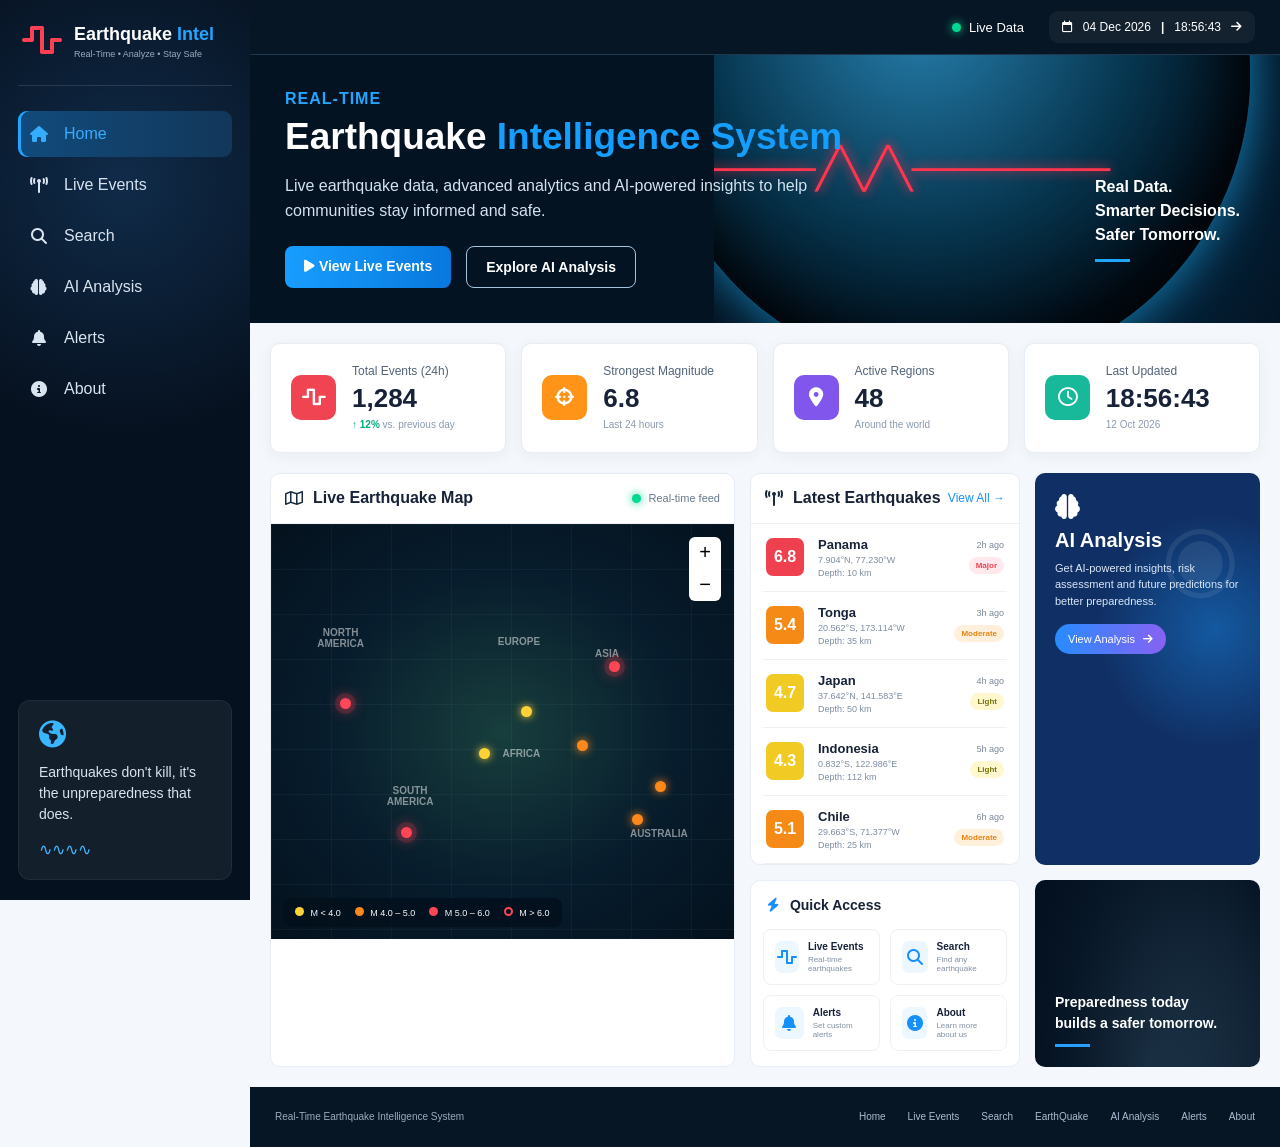
<file: frontend/index.html>
<!DOCTYPE html>
<html lang="en">
<head>
    <meta charset="UTF-8">
    <meta name="viewport" content="width=device-width, initial-scale=1.0">

    <title>Earthquake Intel | Real-Time Intelligence</title>

    <link rel="stylesheet"
          href="https://cdnjs.cloudflare.com/ajax/libs/font-awesome/6.5.2/css/all.min.css">

    <link rel="stylesheet" href="css/style.css">
</head>

<body>

<!-- ================= SIDEBAR ================= -->

<aside class="sidebar">

    <div class="brand">

        <div class="brand-icon">
            <i class="fa-solid fa-wave-square"></i>
        </div>

        <div>
            <h2>Earthquake <span>Intel</span></h2>
            <p>Real-Time • Analyze • Stay Safe</p>
        </div>

    </div>


    <nav class="sidebar-nav">

        <a href="index.html" class="nav-item active">
            <i class="fa-solid fa-house"></i>
            <span>Home</span>
        </a>

        <a href="live-events.html" class="nav-item">
            <i class="fa-solid fa-tower-broadcast"></i>
            <span>Live Events</span>
        </a>

        <a href="search.html" class="nav-item">
            <i class="fa-solid fa-magnifying-glass"></i>
            <span>Search</span>
        </a>

        <a href="ai-analysis.html" class="nav-item">
            <i class="fa-solid fa-brain"></i>
            <span>AI Analysis</span>
        </a>

        <a href="alerts.html" class="nav-item">
            <i class="fa-solid fa-bell"></i>
            <span>Alerts</span>
        </a>

        <a href="about.html" class="nav-item">
            <i class="fa-solid fa-circle-info"></i>
            <span>About</span>
        </a>

    </nav>


    <div class="sidebar-message">

        <i class="fa-solid fa-earth-americas"></i>

        <p>
            Earthquakes don't kill,
            it's the unpreparedness
            that does.
        </p>

        <div class="mountain-line">
            ∿∿∿∿
        </div>

    </div>

</aside>


<!-- ================= MAIN ================= -->

<main class="main-content">


    <!-- TOP BAR -->

    <header class="topbar">

        <div></div>

        <div class="top-status">

            <div class="live-status">
                <span></span>
                Live Data
            </div>

            <div class="date-time">
                <i class="fa-regular fa-calendar"></i>
                <span id="currentDate">12 Oct 2026</span>
                <b>|</b>
                <span id="currentTime">12:42:18</span>
                <i class="fa-solid fa-arrow-right"></i>
            </div>

        </div>

    </header>


    <!-- ================= HERO ================= -->

    <section class="hero">

        <div class="hero-content">

            <div class="hero-label">
                REAL-TIME
            </div>

            <h1>
                Earthquake
                <span>Intelligence System</span>
            </h1>

            <p>
                Live earthquake data, advanced analytics and
                AI-powered insights to help communities stay
                informed and safe.
            </p>

            <div class="hero-buttons">

                <a href="live-events.html" class="btn-primary">
                    <i class="fa-solid fa-play"></i>
                    View Live Events
                </a>

                <a href="ai-analysis.html" class="btn-outline">
                    Explore AI Analysis
                </a>

            </div>

        </div>


        <div class="hero-image">

            <div class="hero-earth"></div>

            <div class="hero-wave">
                ────────╱╲╱╲───────
            </div>

            <div class="hero-text">
                <strong>Real Data.</strong>
                <strong>Smarter Decisions.</strong>
                <strong>Safer Tomorrow.</strong>

                <div></div>
            </div>

        </div>

    </section>


    <!-- ================= STAT CARDS ================= -->

    <section class="stats-grid">

        <div class="stat-card">

            <div class="stat-icon red">
                <i class="fa-solid fa-wave-square"></i>
            </div>

            <div>
                <p>Total Events (24h)</p>

                <h2 id="totalEvents">
                    1,284
                </h2>

                <small class="positive">
                    ↑ 12%
                </small>

                <small>
                    vs. previous day
                </small>
            </div>

        </div>


        <div class="stat-card">

            <div class="stat-icon orange">
                <i class="fa-solid fa-crosshairs"></i>
            </div>

            <div>
                <p>Strongest Magnitude</p>

                <h2 id="strongestMagnitude">
                    6.8
                </h2>

                <small>
                    Last 24 hours
                </small>
            </div>

        </div>


        <div class="stat-card">

            <div class="stat-icon purple">
                <i class="fa-solid fa-location-dot"></i>
            </div>

            <div>
                <p>Active Regions</p>

                <h2 id="activeRegions">
                    48
                </h2>

                <small>
                    Around the world
                </small>
            </div>

        </div>


        <div class="stat-card">

            <div class="stat-icon green">
                <i class="fa-regular fa-clock"></i>
            </div>

            <div>
                <p>Last Updated</p>

                <h2 id="lastUpdated">
                    12:42:18
                </h2>

                <small>
                    12 Oct 2026
                </small>
            </div>

        </div>

    </section>


    <!-- ================= MAIN GRID ================= -->

    <section class="dashboard-grid">


        <!-- MAP -->

        <div class="map-card">

            <div class="card-header">

                <div>
                    <i class="fa-regular fa-map"></i>
                    <strong>Live Earthquake Map</strong>
                </div>

                <div class="map-status">
                    <span></span>
                    Real-time feed
                </div>

            </div>


            <div class="map-container">

                <div class="world-map">

                    <div class="map-grid"></div>

                    <div class="continent north-america">
                        NORTH<br>AMERICA
                    </div>

                    <div class="continent south-america">
                        SOUTH<br>AMERICA
                    </div>

                    <div class="continent europe">
                        EUROPE
                    </div>

                    <div class="continent africa">
                        AFRICA
                    </div>

                    <div class="continent asia">
                        ASIA
                    </div>

                    <div class="continent australia">
                        AUSTRALIA
                    </div>


                    <span class="quake-marker major m1"></span>
                    <span class="quake-marker major m2"></span>
                    <span class="quake-marker moderate m3"></span>
                    <span class="quake-marker moderate m4"></span>
                    <span class="quake-marker minor m5"></span>
                    <span class="quake-marker minor m6"></span>
                    <span class="quake-marker major m7"></span>
                    <span class="quake-marker moderate m8"></span>

                </div>


                <div class="map-controls">

                    <button>+</button>
                    <button>−</button>

                </div>


                <div class="map-legend">

                    <span>
                        <i class="legend yellow"></i>
                        M &lt; 4.0
                    </span>

                    <span>
                        <i class="legend orange"></i>
                        M 4.0 – 5.0
                    </span>

                    <span>
                        <i class="legend red"></i>
                        M 5.0 – 6.0
                    </span>

                    <span>
                        <i class="legend dark-red"></i>
                        M &gt; 6.0
                    </span>

                </div>

            </div>

        </div>


        <!-- LATEST EARTHQUAKES -->

        <div class="latest-card">

            <div class="card-header">

                <div>
                    <i class="fa-solid fa-tower-broadcast"></i>
                    <strong>Latest Earthquakes</strong>
                </div>

                <a href="live-events.html">
                    View All →
                </a>

            </div>


            <div class="earthquake-list">


                <div class="earthquake-item">

                    <div class="magnitude major-mag">
                        6.8
                    </div>

                    <div class="quake-info">

                        <h4>Panama</h4>

                        <p>
                            7.904°N, 77.230°W
                        </p>

                        <small>
                            Depth: 10 km
                        </small>

                    </div>

                    <div class="quake-time">

                        <span>2h ago</span>

                        <b class="major-badge">
                            Major
                        </b>

                    </div>

                </div>


                <div class="earthquake-item">

                    <div class="magnitude moderate-mag">
                        5.4
                    </div>

                    <div class="quake-info">

                        <h4>Tonga</h4>

                        <p>
                            20.562°S, 173.114°W
                        </p>

                        <small>
                            Depth: 35 km
                        </small>

                    </div>

                    <div class="quake-time">

                        <span>3h ago</span>

                        <b class="moderate-badge">
                            Moderate
                        </b>

                    </div>

                </div>


                <div class="earthquake-item">

                    <div class="magnitude minor-mag">
                        4.7
                    </div>

                    <div class="quake-info">

                        <h4>Japan</h4>

                        <p>
                            37.642°N, 141.583°E
                        </p>

                        <small>
                            Depth: 50 km
                        </small>

                    </div>

                    <div class="quake-time">

                        <span>4h ago</span>

                        <b class="minor-badge">
                            Light
                        </b>

                    </div>

                </div>


                <div class="earthquake-item">

                    <div class="magnitude minor-mag">
                        4.3
                    </div>

                    <div class="quake-info">

                        <h4>Indonesia</h4>

                        <p>
                            0.832°S, 122.986°E
                        </p>

                        <small>
                            Depth: 112 km
                        </small>

                    </div>

                    <div class="quake-time">

                        <span>5h ago</span>

                        <b class="minor-badge">
                            Light
                        </b>

                    </div>

                </div>


                <div class="earthquake-item">

                    <div class="magnitude moderate-mag">
                        5.1
                    </div>

                    <div class="quake-info">

                        <h4>Chile</h4>

                        <p>
                            29.663°S, 71.377°W
                        </p>

                        <small>
                            Depth: 25 km
                        </small>

                    </div>

                    <div class="quake-time">

                        <span>6h ago</span>

                        <b class="moderate-badge">
                            Moderate
                        </b>

                    </div>

                </div>


            </div>

        </div>


        <!-- AI CARD -->

        <div class="ai-card">

            <div class="ai-icon">
                <i class="fa-solid fa-brain"></i>
            </div>

            <h2>AI Analysis</h2>

            <p>
                Get AI-powered insights, risk assessment
                and future predictions for better
                preparedness.
            </p>

            <a href="ai-analysis.html" class="ai-button">
                View Analysis
                <i class="fa-solid fa-arrow-right"></i>
            </a>

        </div>


        <!-- QUICK ACCESS -->

        <div class="quick-card">

            <div class="card-title">
                <i class="fa-solid fa-bolt"></i>
                Quick Access
            </div>


            <div class="quick-grid">

                <a href="live-events.html">
                    <i class="fa-solid fa-wave-square"></i>

                    <div>
                        <strong>Live Events</strong>
                        <small>Real-time earthquakes</small>
                    </div>
                </a>


                <a href="search.html">
                    <i class="fa-solid fa-magnifying-glass"></i>

                    <div>
                        <strong>Search</strong>
                        <small>Find any earthquake</small>
                    </div>
                </a>


                <a href="alerts.html">
                    <i class="fa-solid fa-bell"></i>

                    <div>
                        <strong>Alerts</strong>
                        <small>Set custom alerts</small>
                    </div>
                </a>


                <a href="about.html">
                    <i class="fa-solid fa-circle-info"></i>

                    <div>
                        <strong>About</strong>
                        <small>Learn more about us</small>
                    </div>
                </a>

            </div>

        </div>


        <!-- PREPAREDNESS -->

        <div class="preparedness-card">

            <div>

                <h3>
                    Preparedness today
                    <br>
                    builds a safer tomorrow.
                </h3>

                <div class="small-line"></div>

            </div>

        </div>

    </section>


    <!-- ================= FOOTER ================= -->

    <footer>

        <p>
            Real-Time Earthquake Intelligence System
        </p>

        <div>

            <a href="index.html">Home</a>
            <a href="live-events.html">Live Events</a>
            <a href="search.html">Search</a>
            <a href="earthquake.html">EarthQuake</a>
            <a href="ai-analysis.html">AI Analysis</a>
            <a href="alerts.html">Alerts</a>
            <a href="about.html">About</a>

        </div>

    </footer>

</main>


<script src="js/main.js"></script>

</body>
</html>
</file>
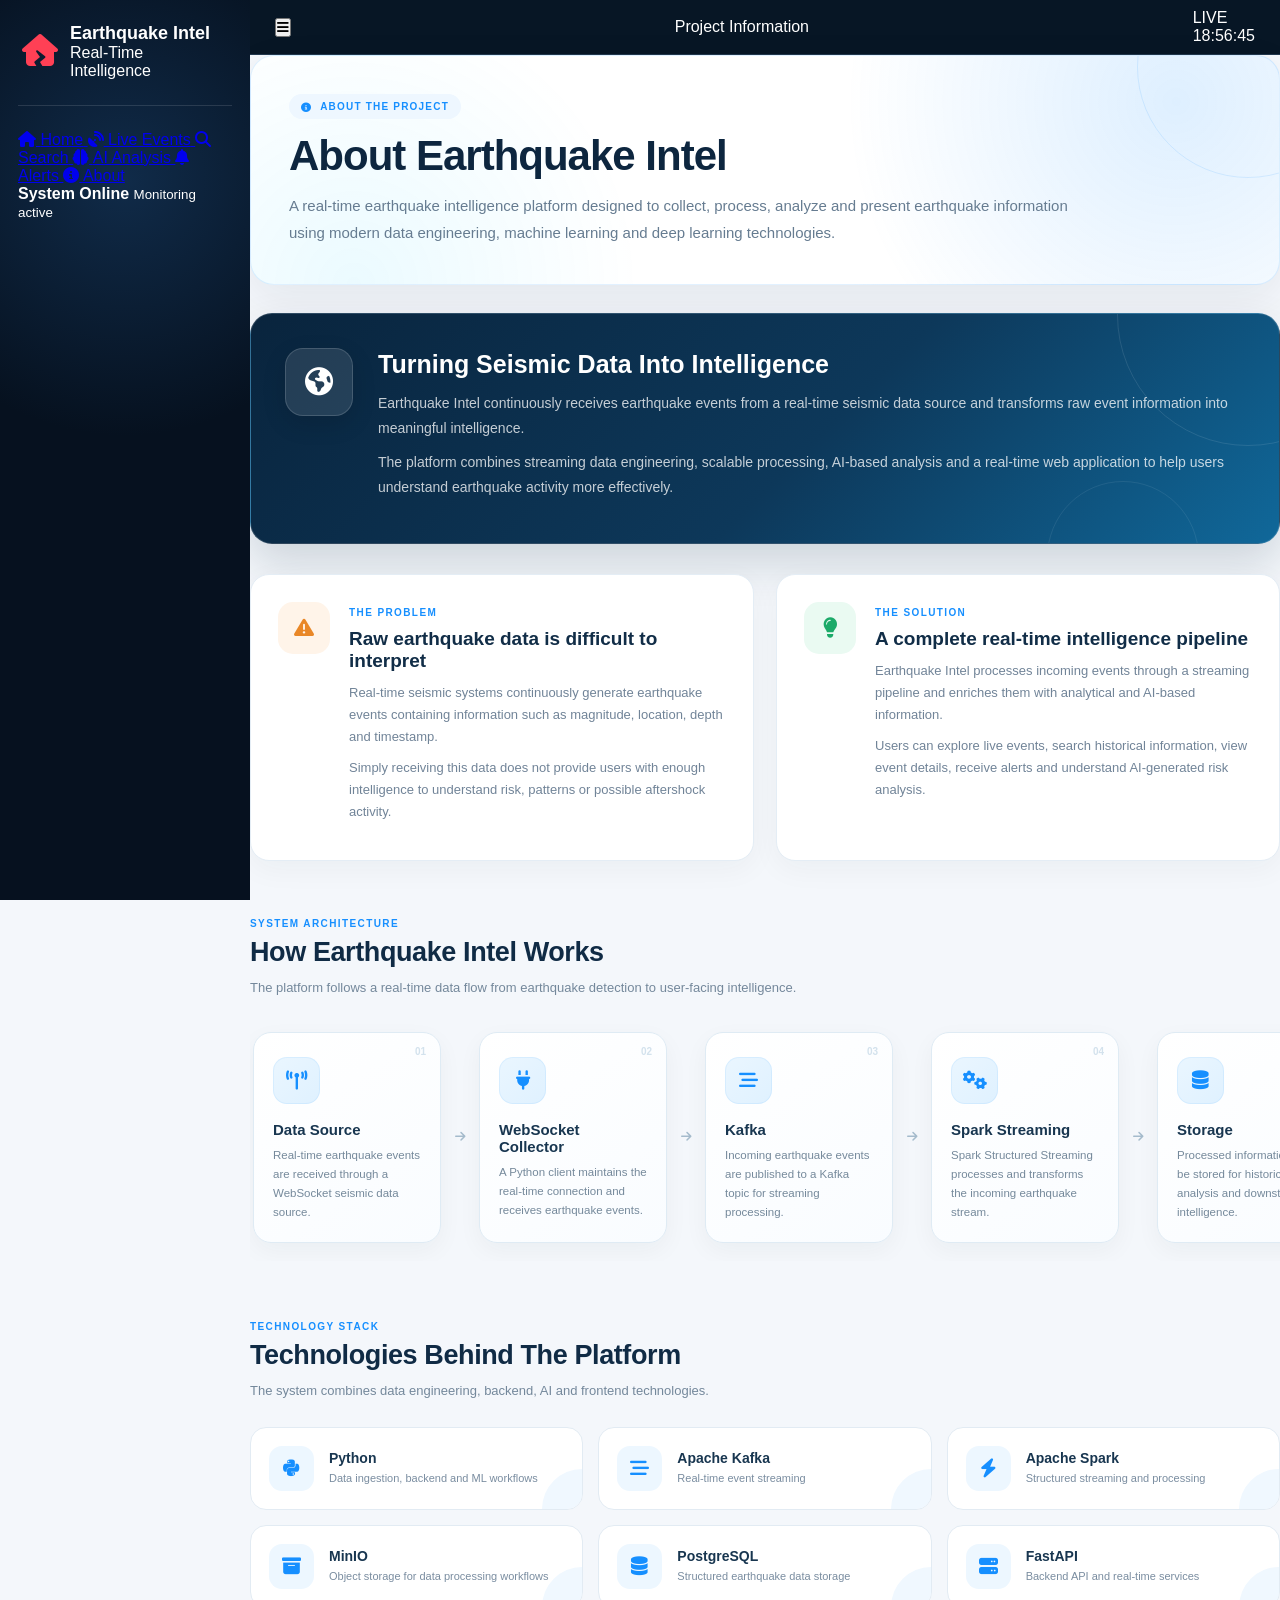
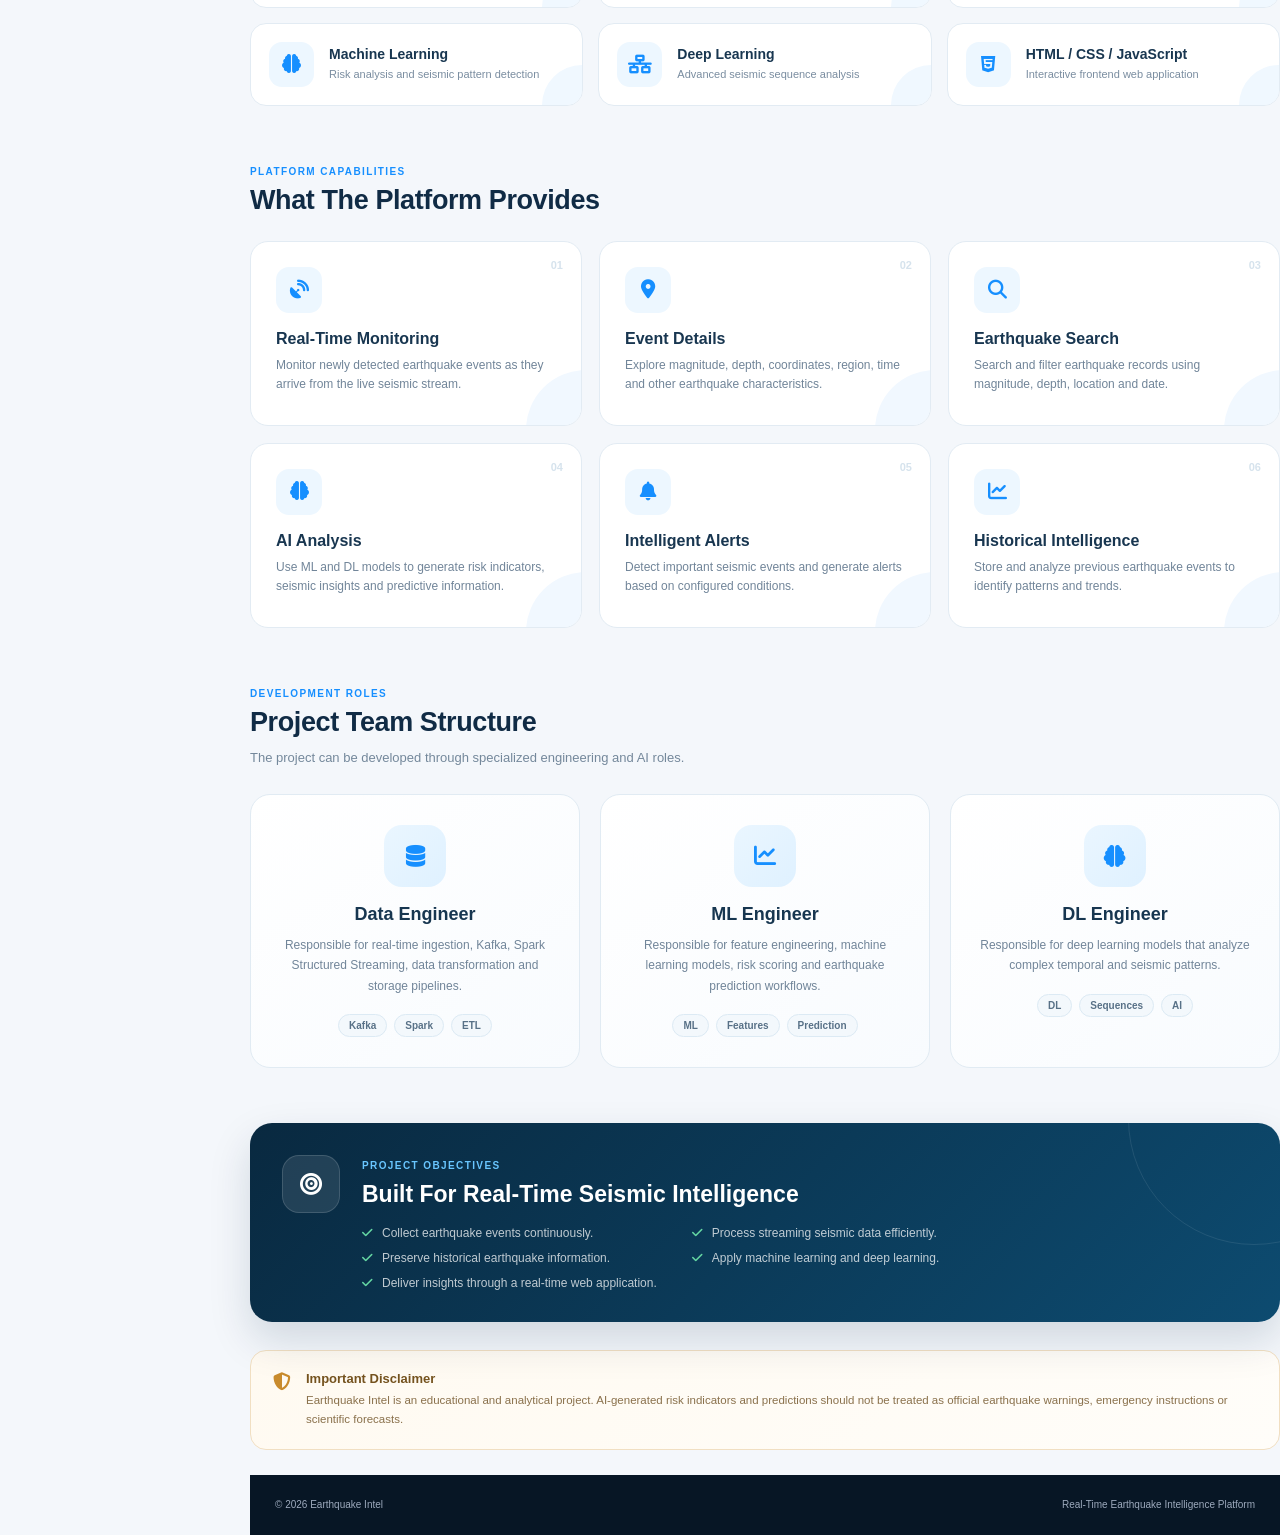
<file: frontend/about.html>
<!DOCTYPE html>
<html lang="en">
<head>
    <meta charset="UTF-8">
    <meta name="viewport" content="width=device-width, initial-scale=1.0">

    <title>About | Earthquake Intel</title>

    <link rel="stylesheet" href="css/style.css">
    <link rel="stylesheet" href="css/about.css">

    <link
        rel="stylesheet"
        href="https://cdnjs.cloudflare.com/ajax/libs/font-awesome/6.5.2/css/all.min.css"
    >
</head>

<body>

<div class="app-layout">

    <!-- Sidebar -->
    <aside class="sidebar">

        <div class="brand">
            <div class="brand-icon">
                <i class="fa-solid fa-house-crack"></i>
            </div>

            <div>
                <h2>Earthquake Intel</h2>
                <span>Real-Time Intelligence</span>
            </div>
        </div>

        <nav class="sidebar-nav">

            <a href="index.html">
                <i class="fa-solid fa-house"></i>
                <span>Home</span>
            </a>

            <a href="live-events.html">
                <i class="fa-solid fa-satellite-dish"></i>
                <span>Live Events</span>
            </a>

            <a href="search.html">
                <i class="fa-solid fa-magnifying-glass"></i>
                <span>Search</span>
            </a>

            <a href="ai-analysis.html">
                <i class="fa-solid fa-brain"></i>
                <span>AI Analysis</span>
            </a>

            <a href="alerts.html">
                <i class="fa-solid fa-bell"></i>
                <span>Alerts</span>
            </a>

            <a href="about.html" class="active">
                <i class="fa-solid fa-circle-info"></i>
                <span>About</span>
            </a>

        </nav>

        <div class="sidebar-bottom">

            <div class="system-mini-status">
                <span class="status-dot"></span>
                <div>
                    <strong>System Online</strong>
                    <small>Monitoring active</small>
                </div>
            </div>

        </div>

    </aside>


    <!-- Main Content -->
    <main class="main-content">

        <!-- Topbar -->
        <header class="topbar">

            <button class="mobile-menu-btn" id="mobileMenuBtn">
                <i class="fa-solid fa-bars"></i>
            </button>

            <div class="topbar-title">
                <span>Project Information</span>
            </div>

            <div class="topbar-right">

                <div class="live-indicator">
                    <span></span>
                    LIVE
                </div>

                <div class="current-time" id="currentTime">
                    00:00:00
                </div>

            </div>

        </header>


        <!-- Page Content -->
        <section class="page-content">

            <!-- Page Header -->
            <div class="page-header about-header">

                <div>
                    <span class="page-eyebrow">
                        <i class="fa-solid fa-circle-info"></i>
                        ABOUT THE PROJECT
                    </span>

                    <h1>About Earthquake Intel</h1>

                    <p>
                        A real-time earthquake intelligence platform designed
                        to collect, process, analyze and present earthquake
                        information using modern data engineering,
                        machine learning and deep learning technologies.
                    </p>
                </div>

            </div>


            <!-- Mission -->
            <section class="about-hero-card">

                <div class="about-hero-content">

                    <div class="hero-icon">
                        <i class="fa-solid fa-earth-americas"></i>
                    </div>

                    <div>

                        <h2>Turning Seismic Data Into Intelligence</h2>

                        <p>
                            Earthquake Intel continuously receives earthquake
                            events from a real-time seismic data source and
                            transforms raw event information into meaningful
                            intelligence.
                        </p>

                        <p>
                            The platform combines streaming data engineering,
                            scalable processing, AI-based analysis and a
                            real-time web application to help users understand
                            earthquake activity more effectively.
                        </p>

                    </div>

                </div>

            </section>


            <!-- Problem / Solution -->
            <section class="problem-solution-grid">

                <div class="info-card">

                    <div class="card-icon problem-icon">
                        <i class="fa-solid fa-triangle-exclamation"></i>
                    </div>

                    <div>

                        <span class="section-label">THE PROBLEM</span>

                        <h2>Raw earthquake data is difficult to interpret</h2>

                        <p>
                            Real-time seismic systems continuously generate
                            earthquake events containing information such as
                            magnitude, location, depth and timestamp.
                        </p>

                        <p>
                            Simply receiving this data does not provide users
                            with enough intelligence to understand risk,
                            patterns or possible aftershock activity.
                        </p>

                    </div>

                </div>


                <div class="info-card">

                    <div class="card-icon solution-icon">
                        <i class="fa-solid fa-lightbulb"></i>
                    </div>

                    <div>

                        <span class="section-label">THE SOLUTION</span>

                        <h2>A complete real-time intelligence pipeline</h2>

                        <p>
                            Earthquake Intel processes incoming events through
                            a streaming pipeline and enriches them with
                            analytical and AI-based information.
                        </p>

                        <p>
                            Users can explore live events, search historical
                            information, view event details, receive alerts
                            and understand AI-generated risk analysis.
                        </p>

                    </div>

                </div>

            </section>


            <!-- Architecture -->
            <section class="section-block">

                <div class="section-heading">

                    <span class="section-label">
                        SYSTEM ARCHITECTURE
                    </span>

                    <h2>How Earthquake Intel Works</h2>

                    <p>
                        The platform follows a real-time data flow from
                        earthquake detection to user-facing intelligence.
                    </p>

                </div>


                <div class="architecture-flow">

                    <div class="architecture-step">

                        <div class="step-number">01</div>

                        <div class="step-icon">
                            <i class="fa-solid fa-tower-broadcast"></i>
                        </div>

                        <h3>Data Source</h3>

                        <p>
                            Real-time earthquake events are received through
                            a WebSocket seismic data source.
                        </p>

                    </div>


                    <div class="flow-arrow">
                        <i class="fa-solid fa-arrow-right"></i>
                    </div>


                    <div class="architecture-step">

                        <div class="step-number">02</div>

                        <div class="step-icon">
                            <i class="fa-solid fa-plug"></i>
                        </div>

                        <h3>WebSocket Collector</h3>

                        <p>
                            A Python client maintains the real-time connection
                            and receives earthquake events.
                        </p>

                    </div>


                    <div class="flow-arrow">
                        <i class="fa-solid fa-arrow-right"></i>
                    </div>


                    <div class="architecture-step">

                        <div class="step-number">03</div>

                        <div class="step-icon">
                            <i class="fa-solid fa-stream"></i>
                        </div>

                        <h3>Kafka</h3>

                        <p>
                            Incoming earthquake events are published to a
                            Kafka topic for streaming processing.
                        </p>

                    </div>


                    <div class="flow-arrow">
                        <i class="fa-solid fa-arrow-right"></i>
                    </div>


                    <div class="architecture-step">

                        <div class="step-number">04</div>

                        <div class="step-icon">
                            <i class="fa-solid fa-gears"></i>
                        </div>

                        <h3>Spark Streaming</h3>

                        <p>
                            Spark Structured Streaming processes and transforms
                            the incoming earthquake stream.
                        </p>

                    </div>


                    <div class="flow-arrow">
                        <i class="fa-solid fa-arrow-right"></i>
                    </div>


                    <div class="architecture-step">

                        <div class="step-number">05</div>

                        <div class="step-icon">
                            <i class="fa-solid fa-database"></i>
                        </div>

                        <h3>Storage</h3>

                        <p>
                            Processed information can be stored for historical
                            analysis and downstream intelligence.
                        </p>

                    </div>


                    <div class="flow-arrow">
                        <i class="fa-solid fa-arrow-right"></i>
                    </div>


                    <div class="architecture-step">

                        <div class="step-number">06</div>

                        <div class="step-icon">
                            <i class="fa-solid fa-brain"></i>
                        </div>

                        <h3>ML / DL</h3>

                        <p>
                            Machine learning and deep learning models analyze
                            seismic patterns and estimate risk indicators.
                        </p>

                    </div>


                    <div class="flow-arrow">
                        <i class="fa-solid fa-arrow-right"></i>
                    </div>


                    <div class="architecture-step">

                        <div class="step-number">07</div>

                        <div class="step-icon">
                            <i class="fa-solid fa-globe"></i>
                        </div>

                        <h3>Web Application</h3>

                        <p>
                            FastAPI and WebSocket services deliver real-time
                            intelligence to the frontend.
                        </p>

                    </div>

                </div>

            </section>


            <!-- Technology Stack -->
            <section class="section-block">

                <div class="section-heading">

                    <span class="section-label">
                        TECHNOLOGY STACK
                    </span>

                    <h2>Technologies Behind The Platform</h2>

                    <p>
                        The system combines data engineering, backend,
                        AI and frontend technologies.
                    </p>

                </div>


                <div class="technology-grid">

                    <div class="technology-card">
                        <i class="fa-brands fa-python"></i>
                        <div>
                            <h3>Python</h3>
                            <p>Data ingestion, backend and ML workflows</p>
                        </div>
                    </div>


                    <div class="technology-card">
                        <i class="fa-solid fa-stream"></i>
                        <div>
                            <h3>Apache Kafka</h3>
                            <p>Real-time event streaming</p>
                        </div>
                    </div>


                    <div class="technology-card">
                        <i class="fa-solid fa-bolt"></i>
                        <div>
                            <h3>Apache Spark</h3>
                            <p>Structured streaming and processing</p>
                        </div>
                    </div>


                    <div class="technology-card">
                        <i class="fa-solid fa-box-archive"></i>
                        <div>
                            <h3>MinIO</h3>
                            <p>Object storage for data processing workflows</p>
                        </div>
                    </div>


                    <div class="technology-card">
                        <i class="fa-solid fa-database"></i>
                        <div>
                            <h3>PostgreSQL</h3>
                            <p>Structured earthquake data storage</p>
                        </div>
                    </div>


                    <div class="technology-card">
                        <i class="fa-solid fa-server"></i>
                        <div>
                            <h3>FastAPI</h3>
                            <p>Backend API and real-time services</p>
                        </div>
                    </div>


                    <div class="technology-card">
                        <i class="fa-solid fa-brain"></i>
                        <div>
                            <h3>Machine Learning</h3>
                            <p>Risk analysis and seismic pattern detection</p>
                        </div>
                    </div>


                    <div class="technology-card">
                        <i class="fa-solid fa-network-wired"></i>
                        <div>
                            <h3>Deep Learning</h3>
                            <p>Advanced seismic sequence analysis</p>
                        </div>
                    </div>


                    <div class="technology-card">
                        <i class="fa-brands fa-html5"></i>
                        <div>
                            <h3>HTML / CSS / JavaScript</h3>
                            <p>Interactive frontend web application</p>
                        </div>
                    </div>

                </div>

            </section>


            <!-- Features -->
            <section class="section-block">

                <div class="section-heading">

                    <span class="section-label">
                        PLATFORM CAPABILITIES
                    </span>

                    <h2>What The Platform Provides</h2>

                </div>


                <div class="features-grid">

                    <div class="feature-card">

                        <div class="feature-number">01</div>

                        <i class="fa-solid fa-satellite-dish"></i>

                        <h3>Real-Time Monitoring</h3>

                        <p>
                            Monitor newly detected earthquake events as they
                            arrive from the live seismic stream.
                        </p>

                    </div>


                    <div class="feature-card">

                        <div class="feature-number">02</div>

                        <i class="fa-solid fa-location-dot"></i>

                        <h3>Event Details</h3>

                        <p>
                            Explore magnitude, depth, coordinates, region,
                            time and other earthquake characteristics.
                        </p>

                    </div>


                    <div class="feature-card">

                        <div class="feature-number">03</div>

                        <i class="fa-solid fa-magnifying-glass"></i>

                        <h3>Earthquake Search</h3>

                        <p>
                            Search and filter earthquake records using
                            magnitude, depth, location and date.
                        </p>

                    </div>


                    <div class="feature-card">

                        <div class="feature-number">04</div>

                        <i class="fa-solid fa-brain"></i>

                        <h3>AI Analysis</h3>

                        <p>
                            Use ML and DL models to generate risk indicators,
                            seismic insights and predictive information.
                        </p>

                    </div>


                    <div class="feature-card">

                        <div class="feature-number">05</div>

                        <i class="fa-solid fa-bell"></i>

                        <h3>Intelligent Alerts</h3>

                        <p>
                            Detect important seismic events and generate
                            alerts based on configured conditions.
                        </p>

                    </div>


                    <div class="feature-card">

                        <div class="feature-number">06</div>

                        <i class="fa-solid fa-chart-line"></i>

                        <h3>Historical Intelligence</h3>

                        <p>
                            Store and analyze previous earthquake events to
                            identify patterns and trends.
                        </p>

                    </div>

                </div>

            </section>


            <!-- Team -->
            <section class="section-block">

                <div class="section-heading">

                    <span class="section-label">
                        DEVELOPMENT ROLES
                    </span>

                    <h2>Project Team Structure</h2>

                    <p>
                        The project can be developed through specialized
                        engineering and AI roles.
                    </p>

                </div>


                <div class="team-grid">

                    <div class="team-card">

                        <div class="team-icon">
                            <i class="fa-solid fa-database"></i>
                        </div>

                        <h3>Data Engineer</h3>

                        <p>
                            Responsible for real-time ingestion, Kafka,
                            Spark Structured Streaming, data transformation
                            and storage pipelines.
                        </p>

                        <div class="role-tags">
                            <span>Kafka</span>
                            <span>Spark</span>
                            <span>ETL</span>
                        </div>

                    </div>


                    <div class="team-card">

                        <div class="team-icon">
                            <i class="fa-solid fa-chart-line"></i>
                        </div>

                        <h3>ML Engineer</h3>

                        <p>
                            Responsible for feature engineering, machine
                            learning models, risk scoring and earthquake
                            prediction workflows.
                        </p>

                        <div class="role-tags">
                            <span>ML</span>
                            <span>Features</span>
                            <span>Prediction</span>
                        </div>

                    </div>


                    <div class="team-card">

                        <div class="team-icon">
                            <i class="fa-solid fa-brain"></i>
                        </div>

                        <h3>DL Engineer</h3>

                        <p>
                            Responsible for deep learning models that analyze
                            complex temporal and seismic patterns.
                        </p>

                        <div class="role-tags">
                            <span>DL</span>
                            <span>Sequences</span>
                            <span>AI</span>
                        </div>

                    </div>

                </div>

            </section>


            <!-- Objectives -->
            <section class="objectives-card">

                <div class="objectives-content">

                    <div class="objectives-icon">
                        <i class="fa-solid fa-bullseye"></i>
                    </div>

                    <div>

                        <span class="section-label">
                            PROJECT OBJECTIVES
                        </span>

                        <h2>Built For Real-Time Seismic Intelligence</h2>

                        <ul>

                            <li>
                                <i class="fa-solid fa-check"></i>
                                Collect earthquake events continuously.
                            </li>

                            <li>
                                <i class="fa-solid fa-check"></i>
                                Process streaming seismic data efficiently.
                            </li>

                            <li>
                                <i class="fa-solid fa-check"></i>
                                Preserve historical earthquake information.
                            </li>

                            <li>
                                <i class="fa-solid fa-check"></i>
                                Apply machine learning and deep learning.
                            </li>

                            <li>
                                <i class="fa-solid fa-check"></i>
                                Deliver insights through a real-time web application.
                            </li>

                        </ul>

                    </div>

                </div>

            </section>


            <!-- Disclaimer -->
            <div class="about-disclaimer">

                <i class="fa-solid fa-shield-halved"></i>

                <div>

                    <strong>Important Disclaimer</strong>

                    <p>
                        Earthquake Intel is an educational and analytical
                        project. AI-generated risk indicators and predictions
                        should not be treated as official earthquake warnings,
                        emergency instructions or scientific forecasts.
                    </p>

                </div>

            </div>


        </section>


        <!-- Footer -->
        <footer class="footer">

            <div>
                © 2026 Earthquake Intel
            </div>

            <div>
                Real-Time Earthquake Intelligence Platform
            </div>

        </footer>

    </main>

</div>


<script src="js/main.js"></script>
<script src="js/about.js"></script>

</body>
</html>
</file>
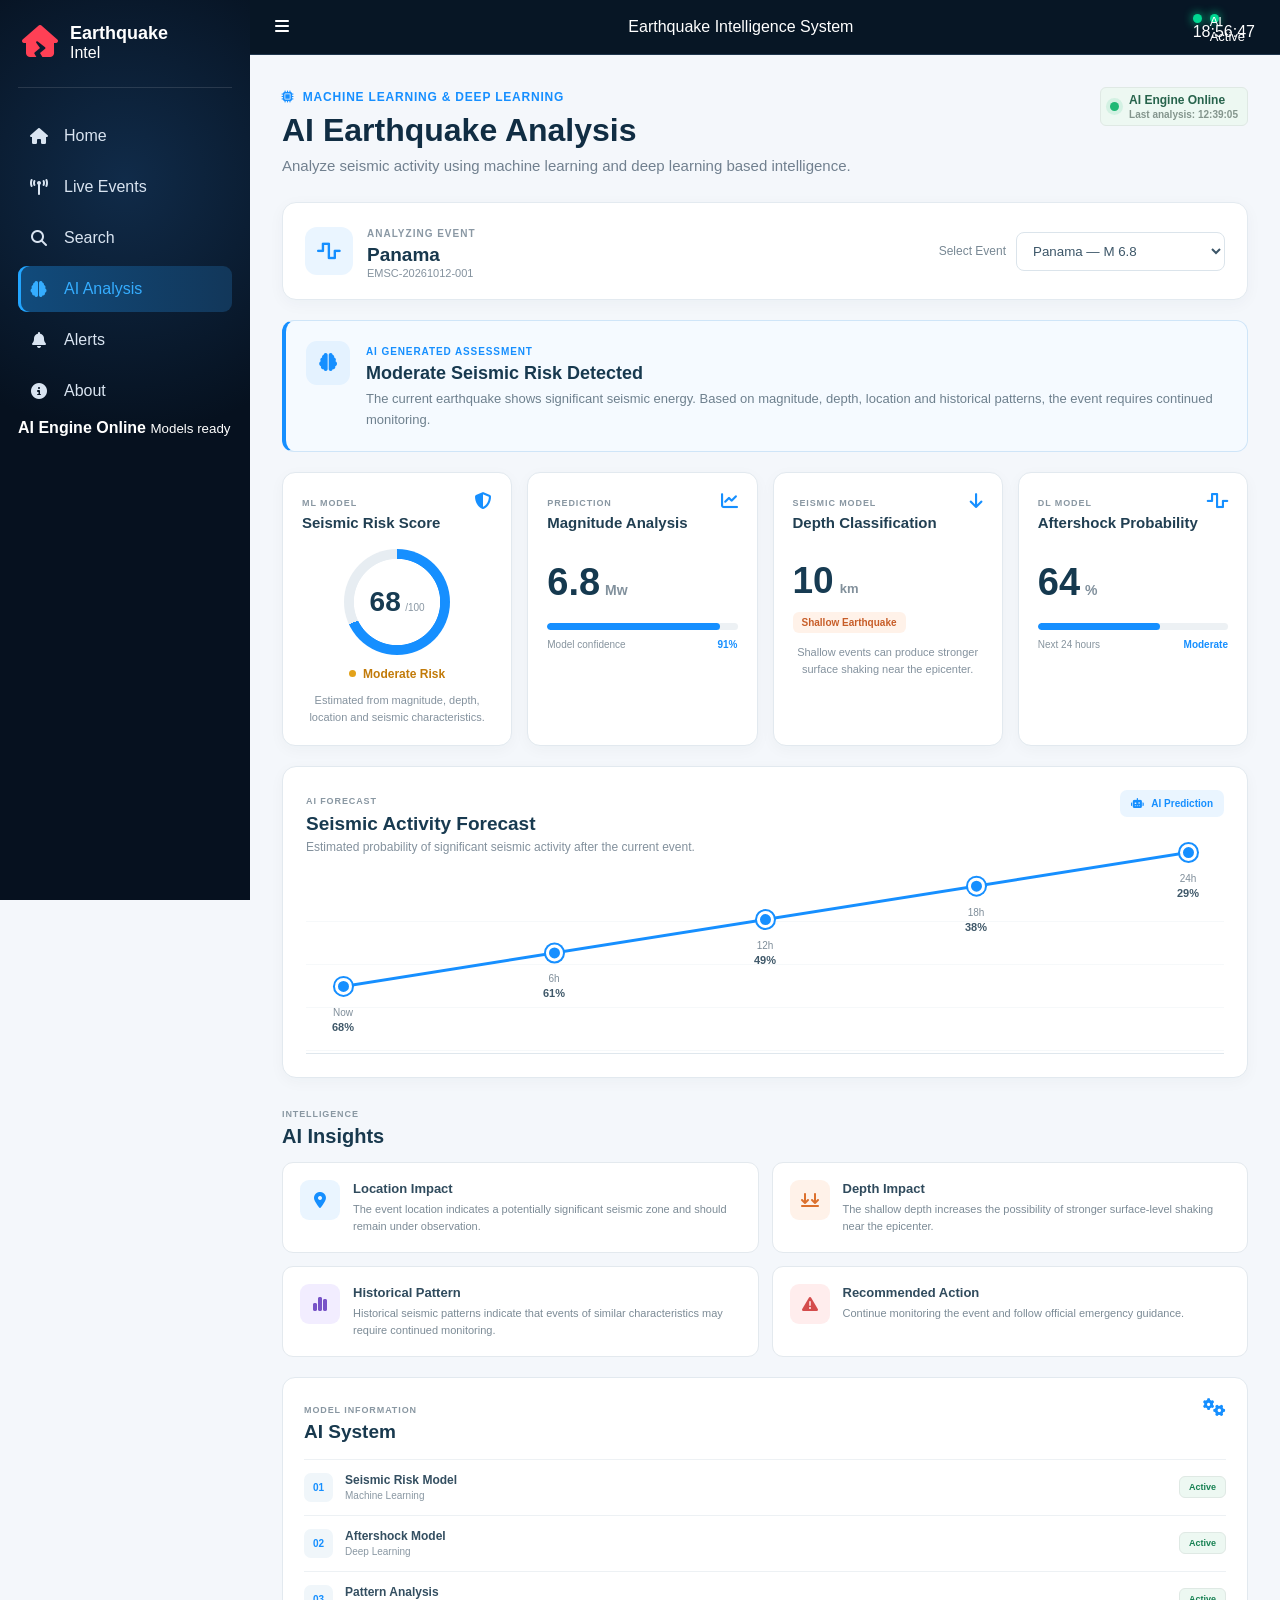
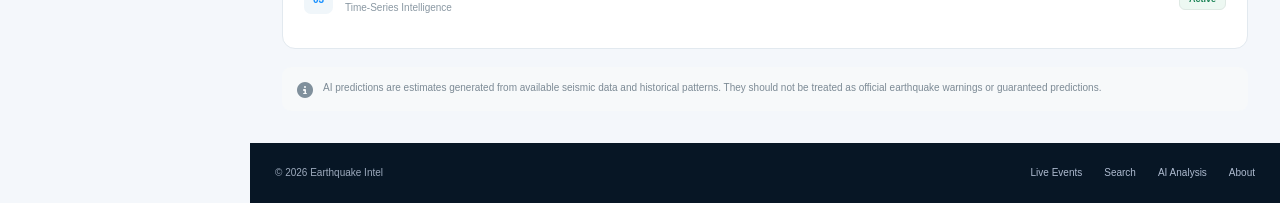
<file: frontend/ai-analysis.html>
<!DOCTYPE html>
<html lang="en">
<head>
    <meta charset="UTF-8">
    <meta name="viewport" content="width=device-width, initial-scale=1.0">

    <title>AI Analysis | Earthquake Intel</title>

    <!-- Font Awesome -->
    <link rel="stylesheet"
          href="https://cdnjs.cloudflare.com/ajax/libs/font-awesome/6.5.2/css/all.min.css">

    <!-- Common CSS -->
    <link rel="stylesheet" href="css/style.css">

    <!-- Page CSS -->
    <link rel="stylesheet" href="css/ai-analysis.css">
</head>

<body>

<div class="app-layout">

    <!-- ================= SIDEBAR ================= -->
    <aside class="sidebar">

        <div class="brand">
            <div class="brand-icon">
                <i class="fa-solid fa-house-crack"></i>
            </div>

            <div>
                <h2>Earthquake</h2>
                <span>Intel</span>
            </div>
        </div>


        <nav class="sidebar-nav">

            <a href="index.html" class="nav-item">
                <i class="fa-solid fa-house"></i>
                <span>Home</span>
            </a>

            <a href="live-events.html" class="nav-item">
                <i class="fa-solid fa-tower-broadcast"></i>
                <span>Live Events</span>
            </a>

            <a href="search.html" class="nav-item">
                <i class="fa-solid fa-magnifying-glass"></i>
                <span>Search</span>
            </a>

            <a href="ai-analysis.html" class="nav-item active">
                <i class="fa-solid fa-brain"></i>
                <span>AI Analysis</span>
            </a>

            <a href="alerts.html" class="nav-item">
                <i class="fa-solid fa-bell"></i>
                <span>Alerts</span>
            </a>

            <a href="about.html" class="nav-item">
                <i class="fa-solid fa-circle-info"></i>
                <span>About</span>
            </a>

        </nav>


        <div class="sidebar-bottom">

            <div class="system-status">

                <span class="status-dot"></span>

                <div>
                    <strong>AI Engine Online</strong>
                    <small>Models ready</small>
                </div>

            </div>

        </div>

    </aside>


    <!-- ================= MAIN CONTENT ================= -->
    <main class="main-content">

        <!-- TOPBAR -->
        <header class="topbar">

            <div class="mobile-menu">
                <i class="fa-solid fa-bars"></i>
            </div>

            <div class="topbar-title">
                <span>Earthquake Intelligence System</span>
            </div>

            <div class="topbar-right">

                <div class="live-status">
                    <span class="live-dot"></span>
                    <span>AI Active</span>
                </div>

                <div class="current-time" id="currentTime">
                    --:--:--
                </div>

            </div>

        </header>


        <!-- ================= AI PAGE ================= -->
        <section class="ai-page">


            <!-- PAGE HEADER -->
            <div class="page-header">

                <div>

                    <span class="page-kicker">
                        <i class="fa-solid fa-microchip"></i>
                        Machine Learning & Deep Learning
                    </span>

                    <h1>AI Earthquake Analysis</h1>

                    <p>
                        Analyze seismic activity using machine learning
                        and deep learning based intelligence.
                    </p>

                </div>


                <div class="model-status">

                    <span class="model-status-dot"></span>

                    <div>
                        <strong>AI Engine Online</strong>
                        <small>Last analysis: 12:39:05</small>
                    </div>

                </div>

            </div>


            <!-- ================= EVENT SELECTOR ================= -->
            <div class="analysis-selector">

                <div class="selector-left">

                    <div class="selector-icon">
                        <i class="fa-solid fa-wave-square"></i>
                    </div>

                    <div>

                        <span class="selector-label">
                            ANALYZING EVENT
                        </span>

                        <h2 id="eventRegion">
                            Panama
                        </h2>

                        <p id="eventId">
                            EMSC-20261012-001
                        </p>

                    </div>

                </div>


                <div class="selector-right">

                    <label for="eventSelect">
                        Select Event
                    </label>

                    <select id="eventSelect">

                        <option value="panama">
                            Panama — M 6.8
                        </option>

                        <option value="japan">
                            Japan — M 5.7
                        </option>

                        <option value="india">
                            Himachal Pradesh — M 4.6
                        </option>

                    </select>

                </div>

            </div>


            <!-- ================= AI SUMMARY ================= -->
            <div class="ai-summary">

                <div class="summary-icon">
                    <i class="fa-solid fa-brain"></i>
                </div>

                <div class="summary-content">

                    <span>AI GENERATED ASSESSMENT</span>

                    <h2 id="aiSummaryTitle">
                        Moderate Seismic Risk Detected
                    </h2>

                    <p id="aiSummaryText">
                        The current earthquake shows significant seismic
                        energy. Based on magnitude, depth, location and
                        historical patterns, the event requires continued
                        monitoring.
                    </p>

                </div>

            </div>


            <!-- ================= PREDICTION GRID ================= -->
            <div class="analysis-grid">


                <!-- RISK SCORE -->
                <div class="analysis-card risk-card">

                    <div class="card-heading">

                        <div>
                            <span class="card-label">
                                ML MODEL
                            </span>

                            <h3>Seismic Risk Score</h3>
                        </div>

                        <i class="fa-solid fa-shield-halved"></i>

                    </div>


                    <div class="risk-score-wrapper">

                        <div class="risk-circle">

                            <div>
                                <strong id="riskScore">
                                    68
                                </strong>

                                <span>/100</span>
                            </div>

                        </div>

                    </div>


                    <div class="risk-level">
                        <span class="risk-dot"></span>
                        <strong id="riskLevel">
                            Moderate Risk
                        </strong>
                    </div>

                    <p>
                        Estimated from magnitude, depth,
                        location and seismic characteristics.
                    </p>

                </div>


                <!-- MAGNITUDE -->
                <div class="analysis-card">

                    <div class="card-heading">

                        <div>
                            <span class="card-label">
                                PREDICTION
                            </span>

                            <h3>Magnitude Analysis</h3>
                        </div>

                        <i class="fa-solid fa-chart-line"></i>

                    </div>


                    <div class="prediction-value">

                        <strong id="predictedMagnitude">
                            6.8
                        </strong>

                        <span>Mw</span>

                    </div>


                    <div class="confidence-bar">

                        <div
                            class="confidence-fill"
                            id="magnitudeConfidence"
                        ></div>

                    </div>

                    <div class="prediction-footer">

                        <span>Model confidence</span>

                        <strong id="magnitudeConfidenceText">
                            91%
                        </strong>

                    </div>

                </div>


                <!-- DEPTH -->
                <div class="analysis-card">

                    <div class="card-heading">

                        <div>
                            <span class="card-label">
                                SEISMIC MODEL
                            </span>

                            <h3>Depth Classification</h3>
                        </div>

                        <i class="fa-solid fa-arrow-down"></i>

                    </div>


                    <div class="depth-value">

                        <strong id="depthValue">
                            10
                        </strong>

                        <span>km</span>

                    </div>


                    <div class="depth-status" id="depthStatus">
                        Shallow Earthquake
                    </div>

                    <p>
                        Shallow events can produce stronger
                        surface shaking near the epicenter.
                    </p>

                </div>


                <!-- AFTERSHOCK -->
                <div class="analysis-card">

                    <div class="card-heading">

                        <div>
                            <span class="card-label">
                                DL MODEL
                            </span>

                            <h3>Aftershock Probability</h3>
                        </div>

                        <i class="fa-solid fa-wave-square"></i>

                    </div>


                    <div class="prediction-value">

                        <strong id="aftershockProbability">
                            64
                        </strong>

                        <span>%</span>

                    </div>


                    <div class="probability-track">

                        <div
                            id="aftershockBar"
                            class="probability-fill"
                        ></div>

                    </div>


                    <div class="prediction-footer">

                        <span>Next 24 hours</span>

                        <strong>Moderate</strong>

                    </div>

                </div>

            </div>


            <!-- ================= FORECAST ================= -->
            <div class="forecast-card">

                <div class="forecast-header">

                    <div>

                        <span class="card-label">
                            AI FORECAST
                        </span>

                        <h2>Seismic Activity Forecast</h2>

                        <p>
                            Estimated probability of significant
                            seismic activity after the current event.
                        </p>

                    </div>

                    <div class="forecast-badge">
                        <i class="fa-solid fa-robot"></i>
                        AI Prediction
                    </div>

                </div>


                <div class="forecast-chart">

                    <div class="chart-line">

                        <div class="chart-point point-1">
                            <span>Now</span>
                            <strong>68%</strong>
                        </div>

                        <div class="chart-point point-2">
                            <span>6h</span>
                            <strong>61%</strong>
                        </div>

                        <div class="chart-point point-3">
                            <span>12h</span>
                            <strong>49%</strong>
                        </div>

                        <div class="chart-point point-4">
                            <span>18h</span>
                            <strong>38%</strong>
                        </div>

                        <div class="chart-point point-5">
                            <span>24h</span>
                            <strong>29%</strong>
                        </div>

                    </div>

                </div>

            </div>


            <!-- ================= AI INSIGHTS ================= -->
            <div class="insights-section">

                <div class="section-heading">

                    <div>

                        <span class="card-label">
                            INTELLIGENCE
                        </span>

                        <h2>AI Insights</h2>

                    </div>

                </div>


                <div class="insights-grid">


                    <div class="insight-item">

                        <div class="insight-icon blue">
                            <i class="fa-solid fa-location-dot"></i>
                        </div>

                        <div>

                            <h3>Location Impact</h3>

                            <p id="locationInsight">
                                Event location indicates a
                                potentially significant seismic zone.
                            </p>

                        </div>

                    </div>


                    <div class="insight-item">

                        <div class="insight-icon orange">
                            <i class="fa-solid fa-arrows-down-to-line"></i>
                        </div>

                        <div>

                            <h3>Depth Impact</h3>

                            <p id="depthInsight">
                                Shallow depth increases the possibility
                                of stronger surface-level shaking.
                            </p>

                        </div>

                    </div>


                    <div class="insight-item">

                        <div class="insight-icon purple">
                            <i class="fa-solid fa-chart-simple"></i>
                        </div>

                        <div>

                            <h3>Historical Pattern</h3>

                            <p id="historicalInsight">
                                Similar seismic patterns have been
                                detected in historical observations.
                            </p>

                        </div>

                    </div>


                    <div class="insight-item">

                        <div class="insight-icon red">
                            <i class="fa-solid fa-triangle-exclamation"></i>
                        </div>

                        <div>

                            <h3>Recommended Action</h3>

                            <p id="actionInsight">
                                Continue monitoring the event and
                                follow official emergency guidance.
                            </p>

                        </div>

                    </div>

                </div>

            </div>


            <!-- ================= MODEL INFORMATION ================= -->
            <div class="model-info">

                <div class="model-info-header">

                    <div>

                        <span class="card-label">
                            MODEL INFORMATION
                        </span>

                        <h2>AI System</h2>

                    </div>

                    <i class="fa-solid fa-gears"></i>

                </div>


                <div class="model-list">

                    <div class="model-row">

                        <div class="model-name">
                            <span class="model-number">01</span>

                            <div>
                                <strong>Seismic Risk Model</strong>
                                <small>Machine Learning</small>
                            </div>
                        </div>

                        <span class="model-status active">
                            Active
                        </span>

                    </div>


                    <div class="model-row">

                        <div class="model-name">
                            <span class="model-number">02</span>

                            <div>
                                <strong>Aftershock Model</strong>
                                <small>Deep Learning</small>
                            </div>
                        </div>

                        <span class="model-status active">
                            Active
                        </span>

                    </div>


                    <div class="model-row">

                        <div class="model-name">
                            <span class="model-number">03</span>

                            <div>
                                <strong>Pattern Analysis</strong>
                                <small>Time-Series Intelligence</small>
                            </div>
                        </div>

                        <span class="model-status active">
                            Active
                        </span>

                    </div>

                </div>

            </div>


            <!-- DISCLAIMER -->
            <div class="ai-disclaimer">

                <i class="fa-solid fa-circle-info"></i>

                <p>
                    AI predictions are estimates generated from available
                    seismic data and historical patterns. They should not
                    be treated as official earthquake warnings or guaranteed
                    predictions.
                </p>

            </div>

        </section>


        <!-- ================= FOOTER ================= -->
        <footer class="footer">

            <div>
                © 2026 Earthquake Intel
            </div>

            <div class="footer-links">

                <a href="live-events.html">Live Events</a>
                <a href="search.html">Search</a>
                <a href="ai-analysis.html">AI Analysis</a>
                <a href="about.html">About</a>

            </div>

        </footer>

    </main>

</div>


<!-- Common JS -->
<script src="js/main.js"></script>

<!-- Page JS -->
<script src="js/ai-analysis.js"></script>

</body>
</html>
</file>
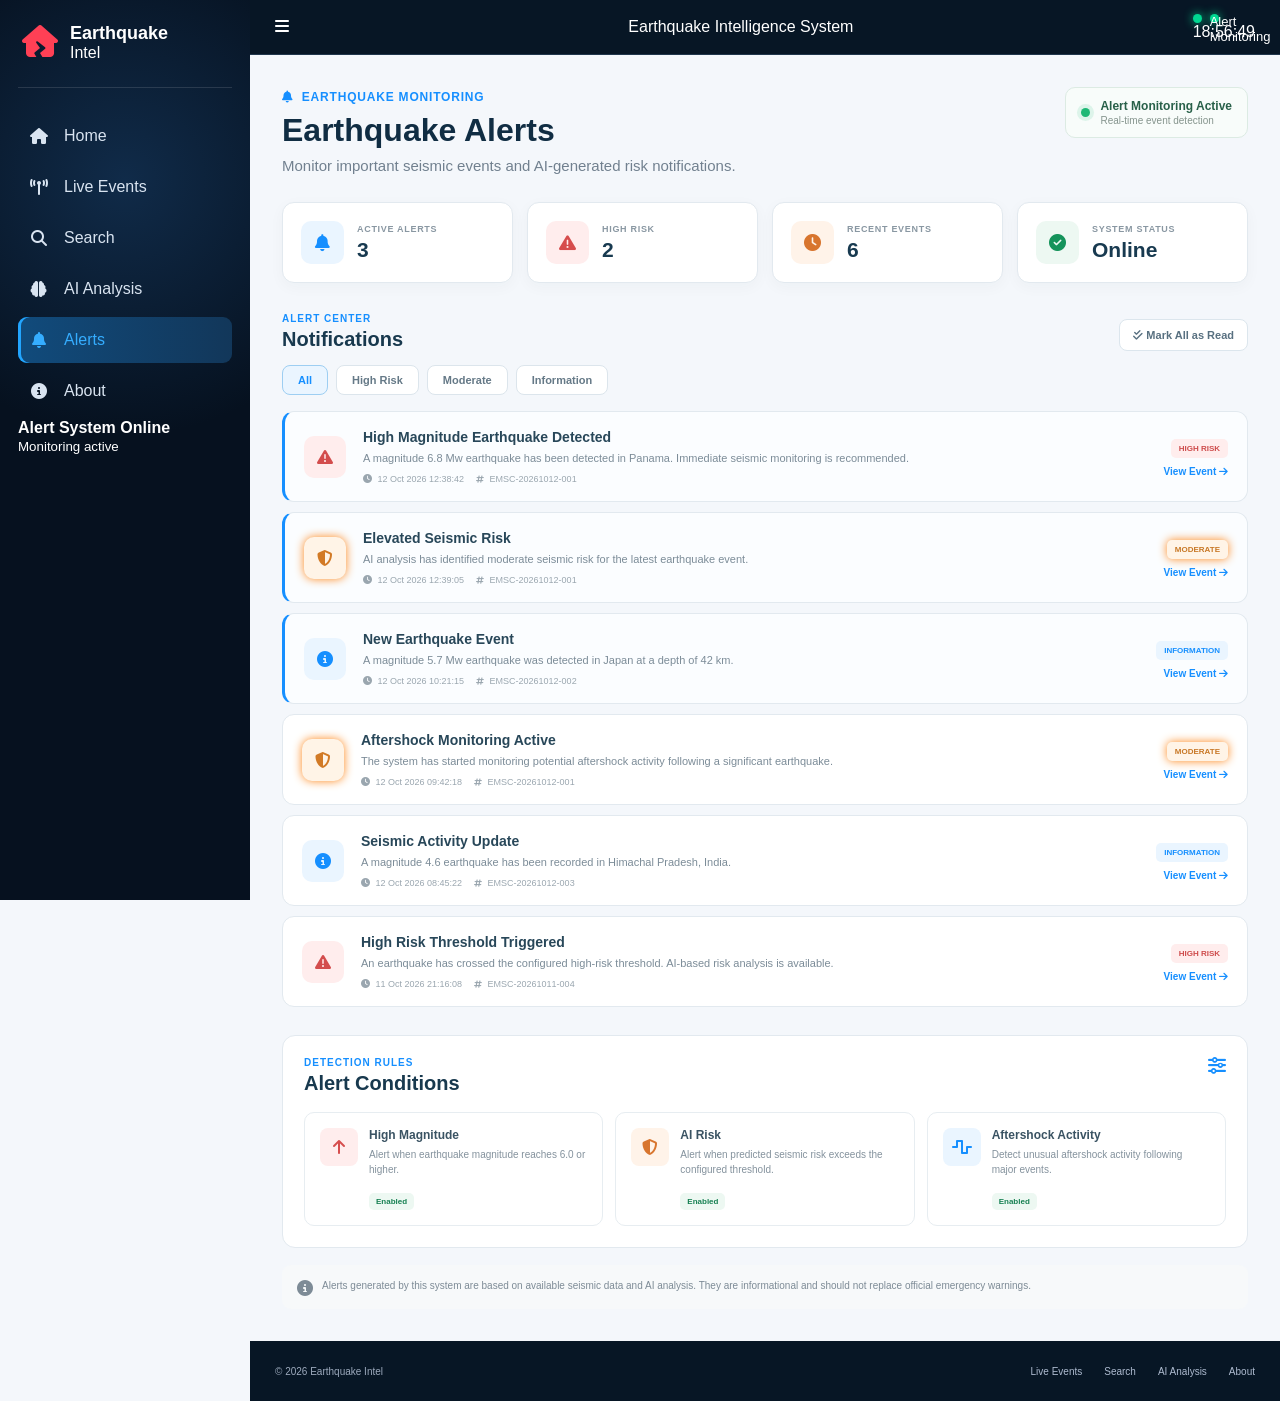
<file: frontend/alerts.html>
<!DOCTYPE html>
<html lang="en">
<head>
    <meta charset="UTF-8">
    <meta name="viewport" content="width=device-width, initial-scale=1.0">

    <title>Alerts | Earthquake Intel</title>

    <!-- Font Awesome -->
    <link rel="stylesheet"
          href="https://cdnjs.cloudflare.com/ajax/libs/font-awesome/6.5.2/css/all.min.css">

    <!-- Common CSS -->
    <link rel="stylesheet" href="css/style.css">

    <!-- Page CSS -->
    <link rel="stylesheet" href="css/alerts.css">
</head>

<body>

<div class="app-layout">

    <!-- ================= SIDEBAR ================= -->
    <aside class="sidebar">

        <div class="brand">

            <div class="brand-icon">
                <i class="fa-solid fa-house-crack"></i>
            </div>

            <div>
                <h2>Earthquake</h2>
                <span>Intel</span>
            </div>

        </div>


        <nav class="sidebar-nav">

            <a href="index.html" class="nav-item">
                <i class="fa-solid fa-house"></i>
                <span>Home</span>
            </a>

            <a href="live-events.html" class="nav-item">
                <i class="fa-solid fa-tower-broadcast"></i>
                <span>Live Events</span>
            </a>

            <a href="search.html" class="nav-item">
                <i class="fa-solid fa-magnifying-glass"></i>
                <span>Search</span>
            </a>

            <a href="ai-analysis.html" class="nav-item">
                <i class="fa-solid fa-brain"></i>
                <span>AI Analysis</span>
            </a>

            <a href="alerts.html" class="nav-item active">
                <i class="fa-solid fa-bell"></i>
                <span>Alerts</span>
            </a>

            <a href="about.html" class="nav-item">
                <i class="fa-solid fa-circle-info"></i>
                <span>About</span>
            </a>

        </nav>


        <div class="sidebar-bottom">

            <div class="system-status">

                <span class="status-dot"></span>

                <div>
                    <strong>Alert System Online</strong>
                    <small>Monitoring active</small>
                </div>

            </div>

        </div>

    </aside>


    <!-- ================= MAIN CONTENT ================= -->
    <main class="main-content">

        <!-- TOPBAR -->
        <header class="topbar">

            <div class="mobile-menu">
                <i class="fa-solid fa-bars"></i>
            </div>

            <div class="topbar-title">
                <span>Earthquake Intelligence System</span>
            </div>

            <div class="topbar-right">

                <div class="live-status">
                    <span class="live-dot"></span>
                    <span>Alert Monitoring</span>
                </div>

                <div class="current-time" id="currentTime">
                    --:--:--
                </div>

            </div>

        </header>


        <!-- ================= ALERT PAGE ================= -->
        <section class="alerts-page">


            <!-- PAGE HEADER -->
            <div class="page-header">

                <div>

                    <span class="page-kicker">
                        <i class="fa-solid fa-bell"></i>
                        Earthquake Monitoring
                    </span>

                    <h1>Earthquake Alerts</h1>

                    <p>
                        Monitor important seismic events and AI-generated
                        risk notifications.
                    </p>

                </div>


                <div class="alert-status">

                    <span class="alert-status-dot"></span>

                    <div>
                        <strong>Alert Monitoring Active</strong>
                        <small>Real-time event detection</small>
                    </div>

                </div>

            </div>


            <!-- ================= ALERT SUMMARY ================= -->
            <div class="alert-summary-grid">

                <div class="summary-card">

                    <div class="summary-card-icon blue">
                        <i class="fa-solid fa-bell"></i>
                    </div>

                    <div>
                        <span>ACTIVE ALERTS</span>
                        <strong id="activeAlertCount">3</strong>
                    </div>

                </div>


                <div class="summary-card">

                    <div class="summary-card-icon red">
                        <i class="fa-solid fa-triangle-exclamation"></i>
                    </div>

                    <div>
                        <span>HIGH RISK</span>
                        <strong id="highRiskCount">1</strong>
                    </div>

                </div>


                <div class="summary-card">

                    <div class="summary-card-icon orange">
                        <i class="fa-solid fa-clock"></i>
                    </div>

                    <div>
                        <span>RECENT EVENTS</span>
                        <strong id="recentEventCount">8</strong>
                    </div>

                </div>


                <div class="summary-card">

                    <div class="summary-card-icon green">
                        <i class="fa-solid fa-circle-check"></i>
                    </div>

                    <div>
                        <span>SYSTEM STATUS</span>
                        <strong>Online</strong>
                    </div>

                </div>

            </div>


            <!-- ================= ALERT CONTROLS ================= -->
            <div class="alert-controls">

                <div class="control-heading">

                    <div>

                        <span class="section-label">
                            ALERT CENTER
                        </span>

                        <h2>Notifications</h2>

                    </div>

                    <button
                        id="markAllRead"
                        class="mark-read-btn"
                    >
                        <i class="fa-solid fa-check-double"></i>
                        Mark All as Read
                    </button>

                </div>


                <div class="alert-filters">

                    <button
                        class="alert-filter active"
                        data-filter="all"
                    >
                        All
                    </button>

                    <button
                        class="alert-filter"
                        data-filter="high"
                    >
                        High Risk
                    </button>

                    <button
                        class="alert-filter"
                        data-filter="moderate"
                    >
                        Moderate
                    </button>

                    <button
                        class="alert-filter"
                        data-filter="info"
                    >
                        Information
                    </button>

                </div>

            </div>


            <!-- ================= ALERT LIST ================= -->
            <div
                id="alertList"
                class="alert-list"
            >
                <!-- Alerts inserted by JavaScript -->
            </div>


            <!-- ================= EMPTY STATE ================= -->
            <div
                id="emptyAlerts"
                class="empty-alerts hidden"
            >

                <div class="empty-icon">
                    <i class="fa-solid fa-bell-slash"></i>
                </div>

                <h3>No Alerts Found</h3>

                <p>
                    There are no notifications matching the selected
                    alert category.
                </p>

            </div>


            <!-- ================= ALERT RULES ================= -->
            <div class="alert-rules">

                <div class="rules-header">

                    <div>

                        <span class="section-label">
                            DETECTION RULES
                        </span>

                        <h2>Alert Conditions</h2>

                    </div>

                    <i class="fa-solid fa-sliders"></i>

                </div>


                <div class="rules-grid">

                    <div class="rule-item">

                        <div class="rule-icon red">
                            <i class="fa-solid fa-arrow-up"></i>
                        </div>

                        <div>
                            <strong>High Magnitude</strong>
                            <p>
                                Alert when earthquake magnitude
                                reaches 6.0 or higher.
                            </p>
                        </div>

                        <span class="rule-badge enabled">
                            Enabled
                        </span>

                    </div>


                    <div class="rule-item">

                        <div class="rule-icon orange">
                            <i class="fa-solid fa-shield-halved"></i>
                        </div>

                        <div>
                            <strong>AI Risk</strong>
                            <p>
                                Alert when predicted seismic risk
                                exceeds the configured threshold.
                            </p>
                        </div>

                        <span class="rule-badge enabled">
                            Enabled
                        </span>

                    </div>


                    <div class="rule-item">

                        <div class="rule-icon blue">
                            <i class="fa-solid fa-wave-square"></i>
                        </div>

                        <div>
                            <strong>Aftershock Activity</strong>
                            <p>
                                Detect unusual aftershock activity
                                following major events.
                            </p>
                        </div>

                        <span class="rule-badge enabled">
                            Enabled
                        </span>

                    </div>

                </div>

            </div>


            <!-- ================= DISCLAIMER ================= -->
            <div class="alert-disclaimer">

                <i class="fa-solid fa-circle-info"></i>

                <p>
                    Alerts generated by this system are based on available
                    seismic data and AI analysis. They are informational
                    and should not replace official emergency warnings.
                </p>

            </div>

        </section>


        <!-- ================= FOOTER ================= -->
        <footer class="footer">

            <div>
                © 2026 Earthquake Intel
            </div>

            <div class="footer-links">

                <a href="live-events.html">Live Events</a>
                <a href="search.html">Search</a>
                <a href="ai-analysis.html">AI Analysis</a>
                <a href="about.html">About</a>

            </div>

        </footer>

    </main>

</div>


<!-- Common JS -->
<script src="js/main.js"></script>

<!-- Page JS -->
<script src="js/alerts.js"></script>

</body>
</html>
</file>
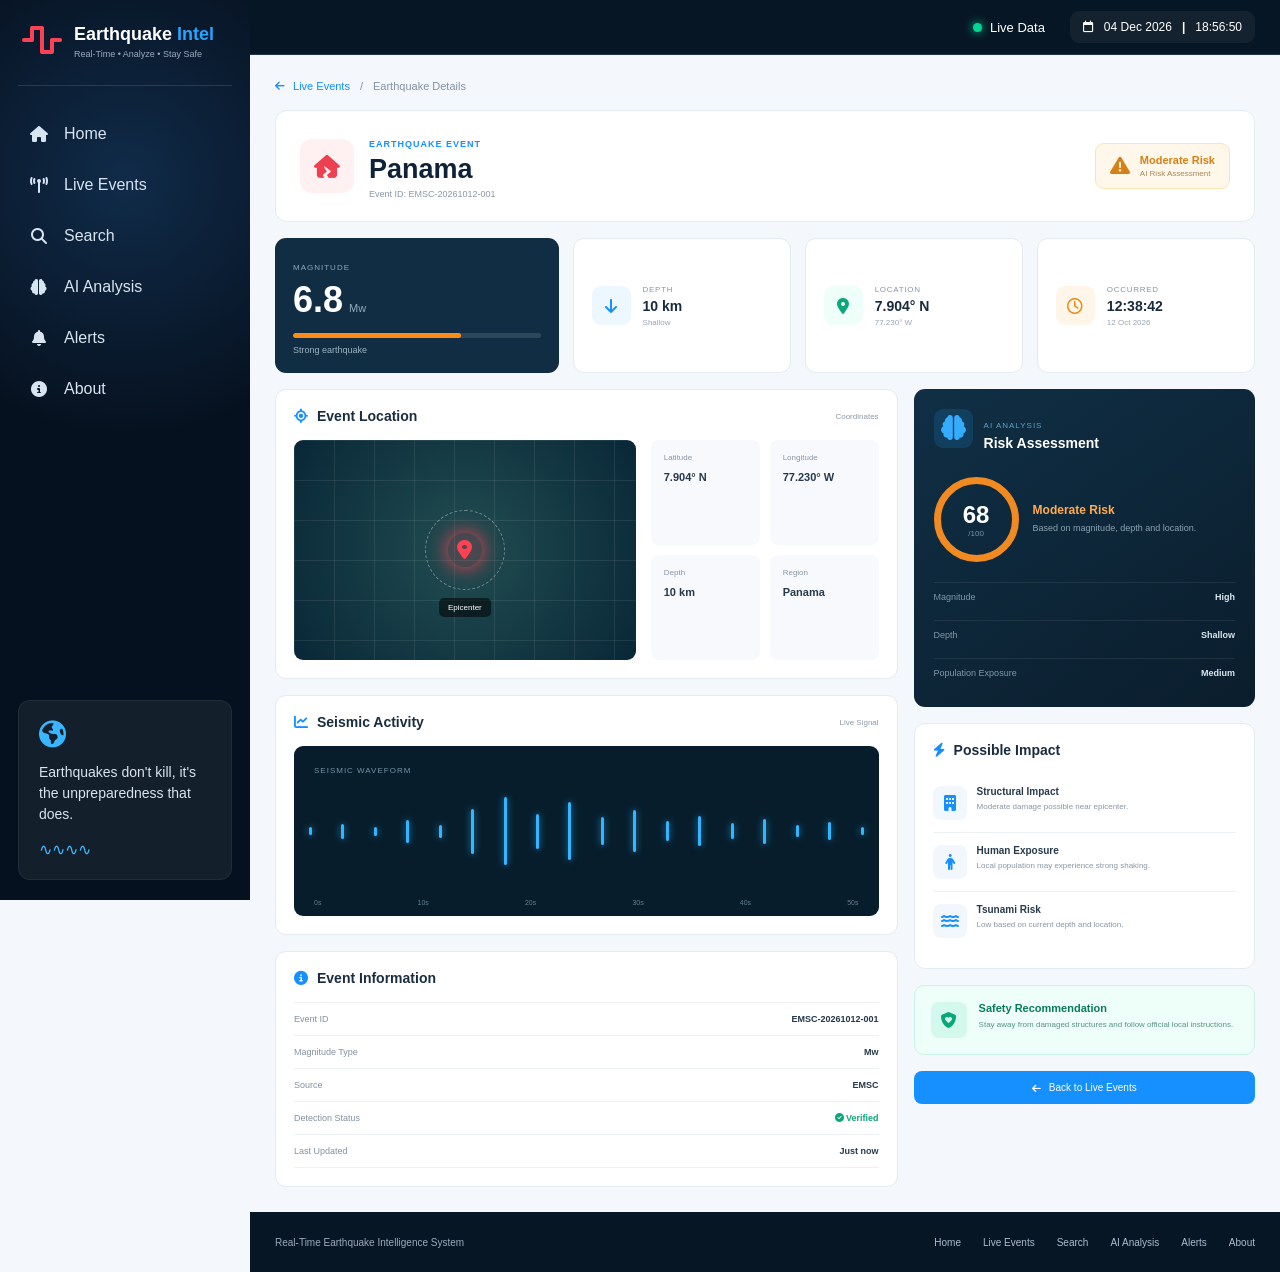
<file: frontend/earthquake.html>
<!DOCTYPE html>
<html lang="en">

<head>

    <meta charset="UTF-8">
    <meta name="viewport" content="width=device-width, initial-scale=1.0">

    <title>Earthquake Details | Earthquake Intel</title>

    <link
        rel="stylesheet"
        href="https://cdnjs.cloudflare.com/ajax/libs/font-awesome/6.5.2/css/all.min.css"
    >

    <!-- Common CSS -->
    <link rel="stylesheet" href="css/style.css">

    <!-- Page CSS -->
    <link rel="stylesheet" href="css/earthquake.css">

</head>


<body>

<!-- ================= SIDEBAR ================= -->

<aside class="sidebar">

    <div class="brand">

        <div class="brand-icon">
            <i class="fa-solid fa-wave-square"></i>
        </div>

        <div>
            <h2>Earthquake <span>Intel</span></h2>
            <p>Real-Time • Analyze • Stay Safe</p>
        </div>

    </div>


    <nav class="sidebar-nav">

        <a href="index.html" class="nav-item">
            <i class="fa-solid fa-house"></i>
            <span>Home</span>
        </a>

        <a href="live-events.html" class="nav-item">
            <i class="fa-solid fa-tower-broadcast"></i>
            <span>Live Events</span>
        </a>

        <a href="search.html" class="nav-item">
            <i class="fa-solid fa-magnifying-glass"></i>
            <span>Search</span>
        </a>

        <a href="ai-analysis.html" class="nav-item">
            <i class="fa-solid fa-brain"></i>
            <span>AI Analysis</span>
        </a>

        <a href="alerts.html" class="nav-item">
            <i class="fa-solid fa-bell"></i>
            <span>Alerts</span>
        </a>

        <a href="about.html" class="nav-item">
            <i class="fa-solid fa-circle-info"></i>
            <span>About</span>
        </a>

    </nav>


    <div class="sidebar-message">

        <i class="fa-solid fa-earth-americas"></i>

        <p>
            Earthquakes don't kill,
            it's the unpreparedness
            that does.
        </p>

        <div class="mountain-line">
            ∿∿∿∿
        </div>

    </div>

</aside>


<!-- ================= MAIN ================= -->

<main class="main-content">


    <!-- TOPBAR -->

    <header class="topbar">

        <div></div>

        <div class="top-status">

            <div class="live-status">
                <span></span>
                Live Data
            </div>

            <div class="date-time">

                <i class="fa-regular fa-calendar"></i>

                <span id="currentDate">
                    12 Oct 2026
                </span>

                <b>|</b>

                <span id="currentTime">
                    12:42:18
                </span>

            </div>

        </div>

    </header>


    <!-- ================= PAGE ================= -->

    <section class="earthquake-page">


        <!-- BREADCRUMB -->

        <div class="breadcrumb">

            <a href="live-events.html">
                <i class="fa-solid fa-arrow-left"></i>
                Live Events
            </a>

            <span>/</span>

            <span>Earthquake Details</span>

        </div>


        <!-- ================= HERO ================= -->

        <div class="earthquake-hero">


            <div class="hero-left">

                <div class="hero-icon">

                    <i class="fa-solid fa-house-crack"></i>

                </div>


                <div>

                    <span class="event-label">
                        EARTHQUAKE EVENT
                    </span>

                    <h1 id="earthquakeRegion">
                        Panama
                    </h1>

                    <p id="eventId">
                        Event ID: EMSC-20261012-001
                    </p>

                </div>

            </div>


            <div class="risk-badge">

                <i class="fa-solid fa-triangle-exclamation"></i>

                <div>

                    <strong id="riskLevel">
                        Moderate Risk
                    </strong>

                    <span>
                        AI Risk Assessment
                    </span>

                </div>

            </div>

        </div>


        <!-- ================= MAIN STATS ================= -->

        <div class="main-stats">


            <div class="magnitude-card">

                <span class="stat-label">
                    MAGNITUDE
                </span>

                <div class="magnitude-value">

                    <strong id="magnitude">
                        6.8
                    </strong>

                    <span>
                        Mw
                    </span>

                </div>

                <div class="magnitude-bar">

                    <div
                        class="magnitude-progress"
                        id="magnitudeProgress"
                    ></div>

                </div>

                <p>
                    Strong earthquake
                </p>

            </div>


            <div class="detail-stat">

                <div class="detail-icon depth-icon">
                    <i class="fa-solid fa-arrow-down"></i>
                </div>

                <div>

                    <span>
                        DEPTH
                    </span>

                    <strong id="depth">
                        10 km
                    </strong>

                    <small>
                        Shallow
                    </small>

                </div>

            </div>


            <div class="detail-stat">

                <div class="detail-icon location-icon">
                    <i class="fa-solid fa-location-dot"></i>
                </div>

                <div>

                    <span>
                        LOCATION
                    </span>

                    <strong id="coordinates">
                        7.904°N
                    </strong>

                    <small>
                        77.230°W
                    </small>

                </div>

            </div>


            <div class="detail-stat">

                <div class="detail-icon time-icon">
                    <i class="fa-regular fa-clock"></i>
                </div>

                <div>

                    <span>
                        OCCURRED
                    </span>

                    <strong id="eventTime">
                        12:38:42
                    </strong>

                    <small>
                        12 Oct 2026
                    </small>

                </div>

            </div>

        </div>


        <!-- ================= CONTENT GRID ================= -->

        <div class="details-grid">


            <!-- ================= LEFT ================= -->

            <div class="details-left">


                <!-- LOCATION CARD -->

                <div class="detail-card">

                    <div class="card-heading">

                        <div>

                            <i class="fa-solid fa-location-crosshairs"></i>

                            <h2>Event Location</h2>

                        </div>

                        <span>
                            Coordinates
                        </span>

                    </div>


                    <div class="location-box">

                        <div class="location-map">

                            <div class="map-lines"></div>

                            <div class="map-crosshair">

                                <span></span>

                                <i class="fa-solid fa-location-dot"></i>

                            </div>

                            <div class="map-label">
                                Epicenter
                            </div>

                        </div>


                        <div class="coordinates-info">

                            <div class="coordinate">

                                <span>
                                    Latitude
                                </span>

                                <strong>
                                    7.904° N
                                </strong>

                            </div>


                            <div class="coordinate">

                                <span>
                                    Longitude
                                </span>

                                <strong>
                                    77.230° W
                                </strong>

                            </div>


                            <div class="coordinate">

                                <span>
                                    Depth
                                </span>

                                <strong>
                                    10 km
                                </strong>

                            </div>


                            <div class="coordinate">

                                <span>
                                    Region
                                </span>

                                <strong>
                                    Panama
                                </strong>

                            </div>

                        </div>

                    </div>

                </div>


                <!-- SEISMIC ACTIVITY -->

                <div class="detail-card">

                    <div class="card-heading">

                        <div>

                            <i class="fa-solid fa-chart-line"></i>

                            <h2>Seismic Activity</h2>

                        </div>

                        <span>
                            Live Signal
                        </span>

                    </div>


                    <div class="waveform">

                        <div class="wave-label">
                            SEISMIC WAVEFORM
                        </div>

                        <div class="wave-line">

                            <span></span>
                            <span></span>
                            <span></span>
                            <span></span>
                            <span></span>
                            <span></span>
                            <span></span>
                            <span></span>
                            <span></span>
                            <span></span>
                            <span></span>
                            <span></span>
                            <span></span>
                            <span></span>
                            <span></span>
                            <span></span>
                            <span></span>
                            <span></span>

                        </div>

                        <div class="wave-time">

                            <span>0s</span>
                            <span>10s</span>
                            <span>20s</span>
                            <span>30s</span>
                            <span>40s</span>
                            <span>50s</span>

                        </div>

                    </div>

                </div>


                <!-- EVENT INFORMATION -->

                <div class="detail-card">

                    <div class="card-heading">

                        <div>

                            <i class="fa-solid fa-circle-info"></i>

                            <h2>Event Information</h2>

                        </div>

                    </div>


                    <div class="info-table">

                        <div class="info-row">

                            <span>
                                Event ID
                            </span>

                            <strong>
                                EMSC-20261012-001
                            </strong>

                        </div>


                        <div class="info-row">

                            <span>
                                Magnitude Type
                            </span>

                            <strong>
                                Mw
                            </strong>

                        </div>


                        <div class="info-row">

                            <span>
                                Source
                            </span>

                            <strong>
                                EMSC
                            </strong>

                        </div>


                        <div class="info-row">

                            <span>
                                Detection Status
                            </span>

                            <strong class="verified">
                                <i class="fa-solid fa-circle-check"></i>
                                Verified
                            </strong>

                        </div>


                        <div class="info-row">

                            <span>
                                Last Updated
                            </span>

                            <strong>
                                Just now
                            </strong>

                        </div>

                    </div>

                </div>

            </div>


            <!-- ================= RIGHT ================= -->

            <div class="details-right">


                <!-- AI RISK CARD -->

                <div class="ai-risk-card">

                    <div class="ai-heading">

                        <div class="ai-icon">
                            <i class="fa-solid fa-brain"></i>
                        </div>

                        <div>

                            <span>
                                AI ANALYSIS
                            </span>

                            <h2>
                                Risk Assessment
                            </h2>

                        </div>

                    </div>


                    <div class="risk-score">

                        <div
                            class="score-circle"
                            id="scoreCircle"
                        >

                            <strong>
                                68
                            </strong>

                            <span>
                                /100
                            </span>

                        </div>


                        <div>

                            <strong>
                                Moderate Risk
                            </strong>

                            <p>
                                Based on magnitude,
                                depth and location.
                            </p>

                        </div>

                    </div>


                    <div class="risk-factors">

                        <div>

                            <span>
                                Magnitude
                            </span>

                            <strong>
                                High
                            </strong>

                        </div>

                        <div>

                            <span>
                                Depth
                            </span>

                            <strong>
                                Shallow
                            </strong>

                        </div>

                        <div>

                            <span>
                                Population Exposure
                            </span>

                            <strong>
                                Medium
                            </strong>

                        </div>

                    </div>

                </div>


                <!-- POSSIBLE IMPACT -->

                <div class="detail-card impact-card">

                    <div class="card-heading">

                        <div>

                            <i class="fa-solid fa-bolt"></i>

                            <h2>
                                Possible Impact
                            </h2>

                        </div>

                    </div>


                    <div class="impact-item">

                        <div class="impact-icon">
                            <i class="fa-solid fa-building"></i>
                        </div>

                        <div>

                            <strong>
                                Structural Impact
                            </strong>

                            <p>
                                Moderate damage possible
                                near epicenter.
                            </p>

                        </div>

                    </div>


                    <div class="impact-item">

                        <div class="impact-icon">
                            <i class="fa-solid fa-person"></i>
                        </div>

                        <div>

                            <strong>
                                Human Exposure
                            </strong>

                            <p>
                                Local population may
                                experience strong shaking.
                            </p>

                        </div>

                    </div>


                    <div class="impact-item">

                        <div class="impact-icon">
                            <i class="fa-solid fa-water"></i>
                        </div>

                        <div>

                            <strong>
                                Tsunami Risk
                            </strong>

                            <p>
                                Low based on current
                                depth and location.
                            </p>

                        </div>

                    </div>

                </div>


                <!-- SAFETY -->

                <div class="safety-card">

                    <div class="safety-icon">
                        <i class="fa-solid fa-shield-heart"></i>
                    </div>

                    <div>

                        <h3>
                            Safety Recommendation
                        </h3>

                        <p>
                            Stay away from damaged
                            structures and follow
                            official local instructions.
                        </p>

                    </div>

                </div>


                <!-- BACK BUTTON -->

                <a
                    href="live-events.html"
                    class="back-events"
                >

                    <i class="fa-solid fa-arrow-left"></i>

                    Back to Live Events

                </a>

            </div>

        </div>

    </section>


    <!-- FOOTER -->

    <footer>

        <p>
            Real-Time Earthquake Intelligence System
        </p>

        <div>

            <a href="index.html">Home</a>
            <a href="live-events.html">Live Events</a>
            <a href="search.html">Search</a>
            <a href="ai-analysis.html">AI Analysis</a>
            <a href="alerts.html">Alerts</a>
            <a href="about.html">About</a>

        </div>

    </footer>


</main>


<!-- Common JS -->
<script src="js/main.js"></script>

<!-- Page JS -->
<script src="js/earthquake.js"></script>

</body>

</html>
</file>
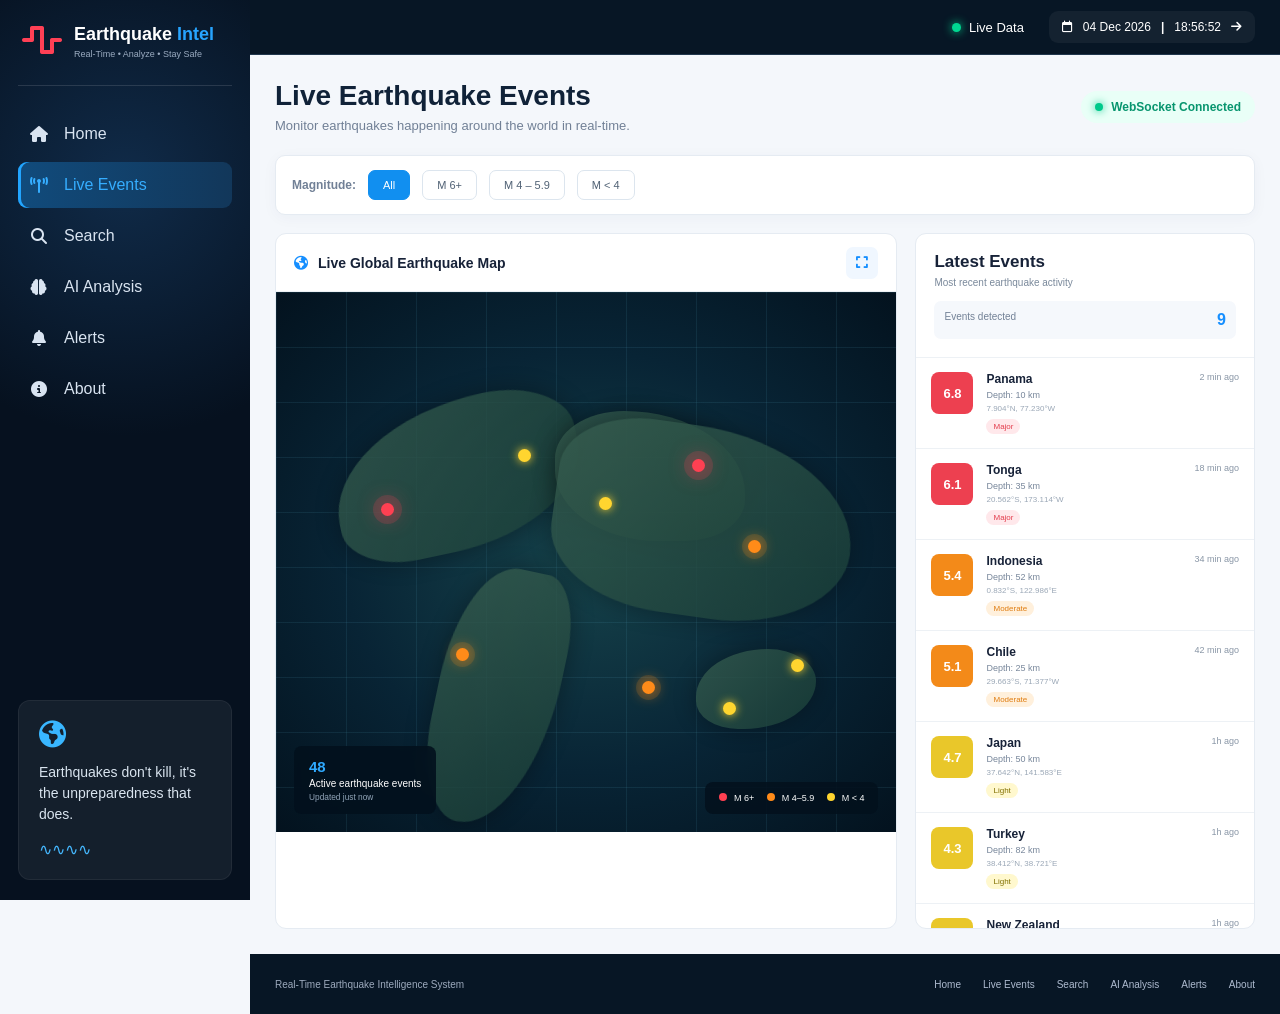
<file: frontend/live-events.html>
<!DOCTYPE html>
<html lang="en">

<head>

    <meta charset="UTF-8">
    <meta name="viewport" content="width=device-width, initial-scale=1.0">

    <title>Live Events | Earthquake Intel</title>

    <!-- Font Awesome -->
    <link
        rel="stylesheet"
        href="https://cdnjs.cloudflare.com/ajax/libs/font-awesome/6.5.2/css/all.min.css"
    >

    <!-- Common CSS -->
    <link rel="stylesheet" href="css/style.css">

    <!-- Page CSS -->
    <link rel="stylesheet" href="css/live_events.css">

</head>


<body>

<!-- ================= SIDEBAR ================= -->

<aside class="sidebar">

    <div class="brand">

        <div class="brand-icon">
            <i class="fa-solid fa-wave-square"></i>
        </div>

        <div>
            <h2>Earthquake <span>Intel</span></h2>
            <p>Real-Time • Analyze • Stay Safe</p>
        </div>

    </div>


    <nav class="sidebar-nav">

        <a href="index.html" class="nav-item">
            <i class="fa-solid fa-house"></i>
            <span>Home</span>
        </a>

        <a href="live-events.html" class="nav-item active">
            <i class="fa-solid fa-tower-broadcast"></i>
            <span>Live Events</span>
        </a>

        <a href="search.html" class="nav-item">
            <i class="fa-solid fa-magnifying-glass"></i>
            <span>Search</span>
        </a>

        <a href="ai-analysis.html" class="nav-item">
            <i class="fa-solid fa-brain"></i>
            <span>AI Analysis</span>
        </a>

        <a href="alerts.html" class="nav-item">
            <i class="fa-solid fa-bell"></i>
            <span>Alerts</span>
        </a>

        <a href="about.html" class="nav-item">
            <i class="fa-solid fa-circle-info"></i>
            <span>About</span>
        </a>

    </nav>


    <div class="sidebar-message">

        <i class="fa-solid fa-earth-americas"></i>

        <p>
            Earthquakes don't kill,
            it's the unpreparedness
            that does.
        </p>

        <div class="mountain-line">
            ∿∿∿∿
        </div>

    </div>

</aside>


<!-- ================= MAIN ================= -->

<main class="main-content">


    <!-- TOPBAR -->

    <header class="topbar">

        <div></div>

        <div class="top-status">

            <div class="live-status">
                <span></span>
                Live Data
            </div>

            <div class="date-time">

                <i class="fa-regular fa-calendar"></i>

                <span id="currentDate">
                    12 Oct 2026
                </span>

                <b>|</b>

                <span id="currentTime">
                    12:42:18
                </span>

                <i class="fa-solid fa-arrow-right"></i>

            </div>

        </div>

    </header>


    <!-- ================= PAGE ================= -->

    <section class="live-page">


        <!-- PAGE HEADING -->

        <div class="page-heading">

            <div>

                <h1>
                    Live Earthquake Events
                </h1>

                <p>
                    Monitor earthquakes happening around
                    the world in real-time.
                </p>

            </div>


            <div class="connection-box">

                <span></span>

                <span class="connection-text">
                    WebSocket Connected
                </span>

            </div>

        </div>


        <!-- FILTER BAR -->

        <div class="filter-bar">

            <span class="filter-label">
                Magnitude:
            </span>

            <button
                class="filter-btn active"
                data-filter="all"
            >
                All
            </button>

            <button
                class="filter-btn"
                data-filter="major"
            >
                M 6+
            </button>

            <button
                class="filter-btn"
                data-filter="moderate"
            >
                M 4 – 5.9
            </button>

            <button
                class="filter-btn"
                data-filter="light"
            >
                M &lt; 4
            </button>

        </div>


        <!-- ================= MAIN LIVE AREA ================= -->

        <div class="live-grid">


            <!-- ================= MAP ================= -->

            <div class="live-map-card">

                <div class="live-map-header">

                    <div class="live-map-title">

                        <i class="fa-solid fa-earth-americas"></i>

                        <span>
                            Live Global Earthquake Map
                        </span>

                    </div>


                    <button
                        class="map-fullscreen"
                        id="fullscreenBtn"
                        title="Fullscreen"
                    >

                        <i class="fa-solid fa-expand"></i>

                    </button>

                </div>


                <div
                    class="big-map"
                    id="liveMap"
                >

                    <div class="big-map-grid"></div>


                    <!-- LAND SHAPES -->

                    <div class="land land-1"></div>

                    <div class="land land-2"></div>

                    <div class="land land-3"></div>

                    <div class="land land-4"></div>

                    <div class="land land-5"></div>


                    <!-- EARTHQUAKE MARKERS -->

                    <span
                        class="live-marker marker-major lm1"
                        title="Panama - M 6.8"
                    ></span>

                    <span
                        class="live-marker marker-moderate lm2"
                        title="Chile - M 5.1"
                    ></span>

                    <span
                        class="live-marker marker-light lm3"
                        title="Japan - M 4.7"
                    ></span>

                    <span
                        class="live-marker marker-major lm4"
                        title="Tonga - M 6.1"
                    ></span>

                    <span
                        class="live-marker marker-moderate lm5"
                        title="Indonesia - M 5.4"
                    ></span>

                    <span
                        class="live-marker marker-light lm6"
                        title="Australia - M 3.8"
                    ></span>

                    <span
                        class="live-marker marker-moderate lm7"
                        title="South America - M 5.0"
                    ></span>

                    <span
                        class="live-marker marker-light lm8"
                        title="Turkey - M 3.9"
                    ></span>

                    <span
                        class="live-marker marker-light lm9"
                        title="New Zealand - M 3.7"
                    ></span>


                    <!-- MAP INFO -->

                    <div class="map-info">

                        <strong id="mapEventCount">
                            48
                        </strong>

                        <span>
                            Active earthquake events
                        </span>

                        <small>
                            Updated just now
                        </small>

                    </div>


                    <!-- LEGEND -->

                    <div class="live-map-legend">

                        <span>
                            <i class="legend-dot red"></i>
                            M 6+
                        </span>

                        <span>
                            <i class="legend-dot orange"></i>
                            M 4–5.9
                        </span>

                        <span>
                            <i class="legend-dot yellow"></i>
                            M &lt; 4
                        </span>

                    </div>

                </div>

            </div>


            <!-- ================= EVENT PANEL ================= -->

            <div class="events-panel">


                <div class="events-header">

                    <h2>
                        Latest Events
                    </h2>

                    <p>
                        Most recent earthquake activity
                    </p>


                    <div class="event-count">

                        <span>
                            Events detected
                        </span>

                        <strong id="eventCount">
                            9
                        </strong>

                    </div>

                </div>


                <div
                    class="live-event-list"
                    id="eventList"
                >


                    <!-- EVENT 1 -->

                    <div
                        class="live-event"
                        data-type="major"
                    >

                        <div class="event-mag event-major">
                            6.8
                        </div>

                        <div class="event-details">

                            <div class="event-top">

                                <h3>
                                    Panama
                                </h3>

                                <span class="event-time">
                                    2 min ago
                                </span>

                            </div>

                            <p>
                                Depth: 10 km
                            </p>

                            <div class="event-location">
                                7.904°N, 77.230°W
                            </div>

                            <span class="event-tag tag-major">
                                Major
                            </span>

                        </div>

                    </div>


                    <!-- EVENT 2 -->

                    <div
                        class="live-event"
                        data-type="major"
                    >

                        <div class="event-mag event-major">
                            6.1
                        </div>

                        <div class="event-details">

                            <div class="event-top">

                                <h3>
                                    Tonga
                                </h3>

                                <span class="event-time">
                                    18 min ago
                                </span>

                            </div>

                            <p>
                                Depth: 35 km
                            </p>

                            <div class="event-location">
                                20.562°S, 173.114°W
                            </div>

                            <span class="event-tag tag-major">
                                Major
                            </span>

                        </div>

                    </div>


                    <!-- EVENT 3 -->

                    <div
                        class="live-event"
                        data-type="moderate"
                    >

                        <div class="event-mag event-moderate">
                            5.4
                        </div>

                        <div class="event-details">

                            <div class="event-top">

                                <h3>
                                    Indonesia
                                </h3>

                                <span class="event-time">
                                    34 min ago
                                </span>

                            </div>

                            <p>
                                Depth: 52 km
                            </p>

                            <div class="event-location">
                                0.832°S, 122.986°E
                            </div>

                            <span class="event-tag tag-moderate">
                                Moderate
                            </span>

                        </div>

                    </div>


                    <!-- EVENT 4 -->

                    <div
                        class="live-event"
                        data-type="moderate"
                    >

                        <div class="event-mag event-moderate">
                            5.1
                        </div>

                        <div class="event-details">

                            <div class="event-top">

                                <h3>
                                    Chile
                                </h3>

                                <span class="event-time">
                                    42 min ago
                                </span>

                            </div>

                            <p>
                                Depth: 25 km
                            </p>

                            <div class="event-location">
                                29.663°S, 71.377°W
                            </div>

                            <span class="event-tag tag-moderate">
                                Moderate
                            </span>

                        </div>

                    </div>


                    <!-- EVENT 5 -->

                    <div
                        class="live-event"
                        data-type="light"
                    >

                        <div class="event-mag event-light">
                            4.7
                        </div>

                        <div class="event-details">

                            <div class="event-top">

                                <h3>
                                    Japan
                                </h3>

                                <span class="event-time">
                                    1h ago
                                </span>

                            </div>

                            <p>
                                Depth: 50 km
                            </p>

                            <div class="event-location">
                                37.642°N, 141.583°E
                            </div>

                            <span class="event-tag tag-light">
                                Light
                            </span>

                        </div>

                    </div>


                    <!-- EVENT 6 -->

                    <div
                        class="live-event"
                        data-type="light"
                    >

                        <div class="event-mag event-light">
                            4.3
                        </div>

                        <div class="event-details">

                            <div class="event-top">

                                <h3>
                                    Turkey
                                </h3>

                                <span class="event-time">
                                    1h ago
                                </span>

                            </div>

                            <p>
                                Depth: 82 km
                            </p>

                            <div class="event-location">
                                38.412°N, 38.721°E
                            </div>

                            <span class="event-tag tag-light">
                                Light
                            </span>

                        </div>

                    </div>


                    <!-- EVENT 7 -->

                    <div
                        class="live-event"
                        data-type="light"
                    >

                        <div class="event-mag event-light">
                            3.9
                        </div>

                        <div class="event-details">

                            <div class="event-top">

                                <h3>
                                    New Zealand
                                </h3>

                                <span class="event-time">
                                    1h ago
                                </span>

                            </div>

                            <p>
                                Depth: 112 km
                            </p>

                            <div class="event-location">
                                41.212°S, 174.113°E
                            </div>

                            <span class="event-tag tag-light">
                                Light
                            </span>

                        </div>

                    </div>


                    <!-- EVENT 8 -->

                    <div
                        class="live-event"
                        data-type="light"
                    >

                        <div class="event-mag event-light">
                            3.7
                        </div>

                        <div class="event-details">

                            <div class="event-top">

                                <h3>
                                    Philippines
                                </h3>

                                <span class="event-time">
                                    2h ago
                                </span>

                            </div>

                            <p>
                                Depth: 41 km
                            </p>

                            <div class="event-location">
                                12.841°N, 125.412°E
                            </div>

                            <span class="event-tag tag-light">
                                Light
                            </span>

                        </div>

                    </div>


                    <!-- EVENT 9 -->

                    <div
                        class="live-event"
                        data-type="moderate"
                    >

                        <div class="event-mag event-moderate">
                            5.0
                        </div>

                        <div class="event-details">

                            <div class="event-top">

                                <h3>
                                    Mexico
                                </h3>

                                <span class="event-time">
                                    2h ago
                                </span>

                            </div>

                            <p>
                                Depth: 29 km
                            </p>

                            <div class="event-location">
                                16.321°N, 98.211°W
                            </div>

                            <span class="event-tag tag-moderate">
                                Moderate
                            </span>

                        </div>

                    </div>


                </div>

            </div>

        </div>

    </section>


    <!-- ================= FOOTER ================= -->

    <footer>

        <p>
            Real-Time Earthquake Intelligence System
        </p>

        <div>

            <a href="index.html">Home</a>
            <a href="live-events.html">Live Events</a>
            <a href="search.html">Search</a>
            <a href="ai-analysis.html">AI Analysis</a>
            <a href="alerts.html">Alerts</a>
            <a href="about.html">About</a>

        </div>

    </footer>


</main>


<!-- COMMON JS -->

<script src="js/main.js"></script>

<!-- PAGE JS -->

<script src="js/live-events.js"></script>

</body>

</html>
</file>
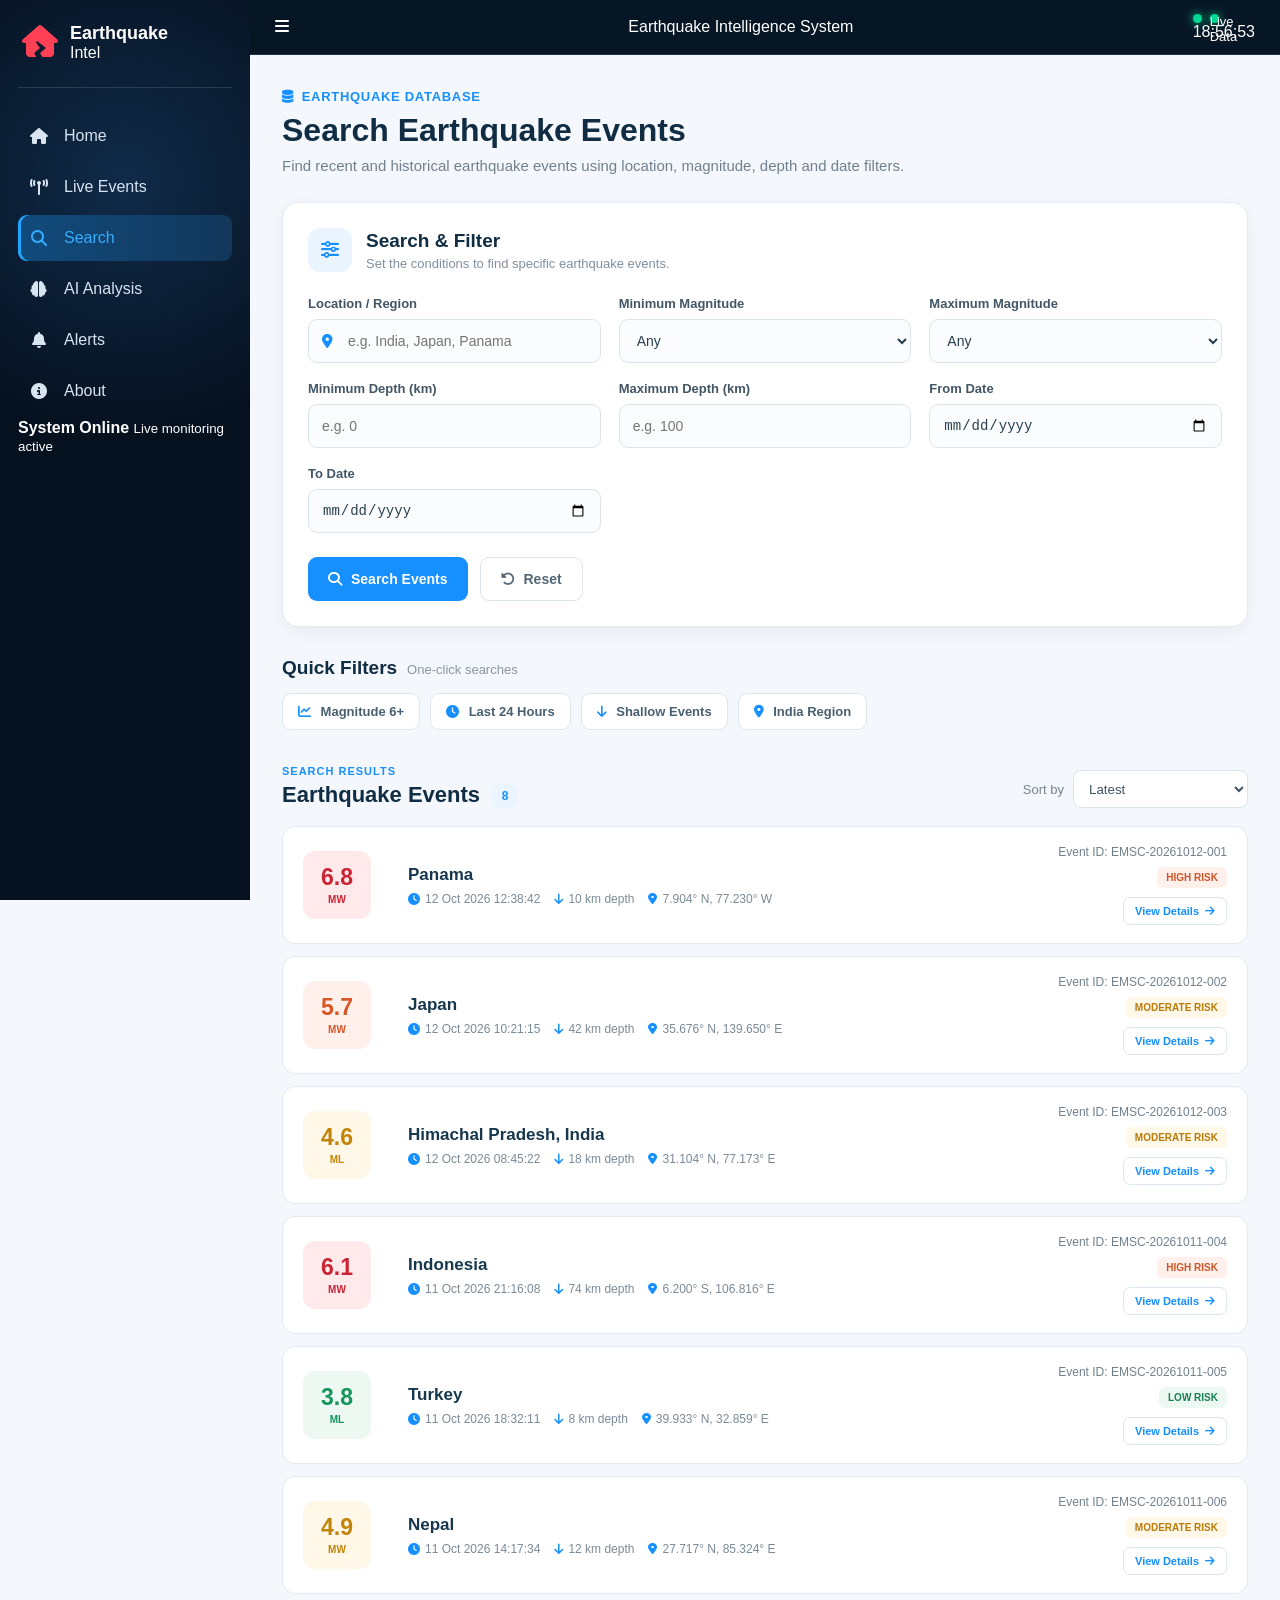
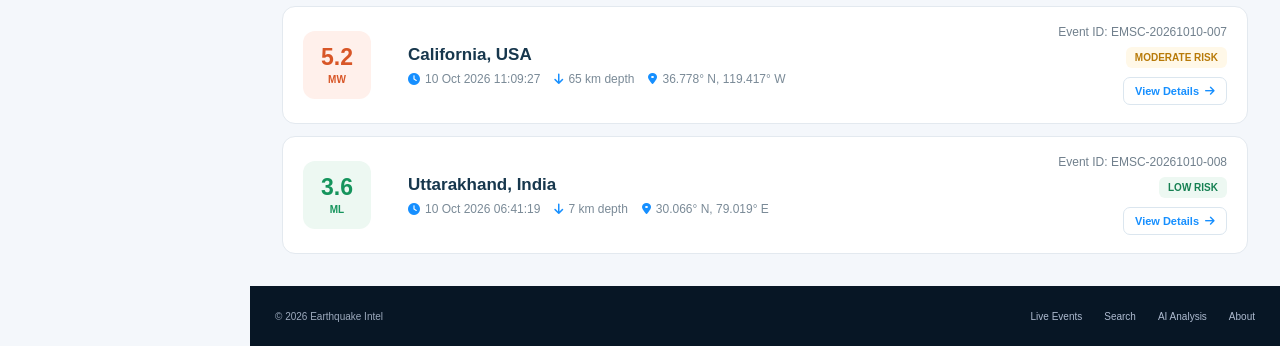
<file: frontend/search.html>
<!DOCTYPE html>
<html lang="en">
<head>
    <meta charset="UTF-8">
    <meta name="viewport" content="width=device-width, initial-scale=1.0">

    <title>Search Earthquakes | Earthquake Intel</title>

    <!-- Font Awesome -->
    <link rel="stylesheet"
          href="https://cdnjs.cloudflare.com/ajax/libs/font-awesome/6.5.2/css/all.min.css">

    <!-- Common CSS -->
    <link rel="stylesheet" href="css/style.css">

    <!-- Page CSS -->
    <link rel="stylesheet" href="css/search.css">
</head>

<body>

<div class="app-layout">

    <!-- ================= SIDEBAR ================= -->
    <aside class="sidebar">

        <div class="brand">
            <div class="brand-icon">
                <i class="fa-solid fa-house-crack"></i>
            </div>

            <div>
                <h2>Earthquake</h2>
                <span>Intel</span>
            </div>
        </div>

        <nav class="sidebar-nav">

            <a href="index.html" class="nav-item">
                <i class="fa-solid fa-house"></i>
                <span>Home</span>
            </a>

            <a href="live-events.html" class="nav-item">
                <i class="fa-solid fa-tower-broadcast"></i>
                <span>Live Events</span>
            </a>

            <a href="search.html" class="nav-item active">
                <i class="fa-solid fa-magnifying-glass"></i>
                <span>Search</span>
            </a>

            <a href="ai-analysis.html" class="nav-item">
                <i class="fa-solid fa-brain"></i>
                <span>AI Analysis</span>
            </a>

            <a href="alerts.html" class="nav-item">
                <i class="fa-solid fa-bell"></i>
                <span>Alerts</span>
            </a>

            <a href="about.html" class="nav-item">
                <i class="fa-solid fa-circle-info"></i>
                <span>About</span>
            </a>

        </nav>

        <div class="sidebar-bottom">
            <div class="system-status">
                <span class="status-dot"></span>
                <div>
                    <strong>System Online</strong>
                    <small>Live monitoring active</small>
                </div>
            </div>
        </div>

    </aside>


    <!-- ================= MAIN CONTENT ================= -->
    <main class="main-content">

        <!-- TOPBAR -->
        <header class="topbar">

            <div class="mobile-menu">
                <i class="fa-solid fa-bars"></i>
            </div>

            <div class="topbar-title">
                <span>Earthquake Intelligence System</span>
            </div>

            <div class="topbar-right">

                <div class="live-status">
                    <span class="live-dot"></span>
                    <span>Live Data</span>
                </div>

                <div class="current-time" id="currentTime">
                    --:--:--
                </div>

            </div>

        </header>


        <!-- ================= PAGE ================= -->
        <section class="search-page">

            <!-- PAGE HEADER -->
            <div class="page-header">

                <div>
                    <span class="page-kicker">
                        <i class="fa-solid fa-database"></i>
                        Earthquake Database
                    </span>

                    <h1>Search Earthquake Events</h1>

                    <p>
                        Find recent and historical earthquake events using
                        location, magnitude, depth and date filters.
                    </p>
                </div>

            </div>


            <!-- ================= SEARCH PANEL ================= -->
            <div class="search-panel">

                <div class="panel-heading">
                    <div class="heading-icon">
                        <i class="fa-solid fa-sliders"></i>
                    </div>

                    <div>
                        <h2>Search & Filter</h2>
                        <p>Set the conditions to find specific earthquake events.</p>
                    </div>
                </div>


                <div class="filter-grid">

                    <!-- LOCATION -->
                    <div class="form-group location-field">

                        <label for="location">
                            Location / Region
                        </label>

                        <div class="input-wrapper">
                            <i class="fa-solid fa-location-dot"></i>

                            <input
                                type="text"
                                id="location"
                                placeholder="e.g. India, Japan, Panama"
                            >
                        </div>

                    </div>


                    <!-- MIN MAGNITUDE -->
                    <div class="form-group">

                        <label for="minMagnitude">
                            Minimum Magnitude
                        </label>

                        <select id="minMagnitude">

                            <option value="">Any</option>
                            <option value="2">2.0+</option>
                            <option value="3">3.0+</option>
                            <option value="4">4.0+</option>
                            <option value="5">5.0+</option>
                            <option value="6">6.0+</option>
                            <option value="7">7.0+</option>

                        </select>

                    </div>


                    <!-- MAX MAGNITUDE -->
                    <div class="form-group">

                        <label for="maxMagnitude">
                            Maximum Magnitude
                        </label>

                        <select id="maxMagnitude">

                            <option value="">Any</option>
                            <option value="4">Below 4.0</option>
                            <option value="5">Below 5.0</option>
                            <option value="6">Below 6.0</option>
                            <option value="7">Below 7.0</option>
                            <option value="8">Below 8.0</option>

                        </select>

                    </div>


                    <!-- MIN DEPTH -->
                    <div class="form-group">

                        <label for="minDepth">
                            Minimum Depth (km)
                        </label>

                        <input
                            type="number"
                            id="minDepth"
                            min="0"
                            placeholder="e.g. 0"
                        >

                    </div>


                    <!-- MAX DEPTH -->
                    <div class="form-group">

                        <label for="maxDepth">
                            Maximum Depth (km)
                        </label>

                        <input
                            type="number"
                            id="maxDepth"
                            min="0"
                            placeholder="e.g. 100"
                        >

                    </div>


                    <!-- FROM DATE -->
                    <div class="form-group">

                        <label for="fromDate">
                            From Date
                        </label>

                        <input
                            type="date"
                            id="fromDate"
                        >

                    </div>


                    <!-- TO DATE -->
                    <div class="form-group">

                        <label for="toDate">
                            To Date
                        </label>

                        <input
                            type="date"
                            id="toDate"
                        >

                    </div>

                </div>


                <!-- BUTTONS -->
                <div class="search-actions">

                    <button class="btn-primary" id="searchBtn">
                        <i class="fa-solid fa-magnifying-glass"></i>
                        Search Events
                    </button>

                    <button class="btn-secondary" id="resetBtn">
                        <i class="fa-solid fa-rotate-left"></i>
                        Reset
                    </button>

                </div>

            </div>


            <!-- ================= QUICK FILTERS ================= -->
            <div class="quick-section">

                <div class="section-title">
                    <h2>Quick Filters</h2>
                    <span>One-click searches</span>
                </div>

                <div class="quick-filters">

                    <button class="quick-filter" data-filter="m6">
                        <i class="fa-solid fa-chart-line"></i>
                        Magnitude 6+
                    </button>

                    <button class="quick-filter" data-filter="recent">
                        <i class="fa-solid fa-clock"></i>
                        Last 24 Hours
                    </button>

                    <button class="quick-filter" data-filter="shallow">
                        <i class="fa-solid fa-arrow-down"></i>
                        Shallow Events
                    </button>

                    <button class="quick-filter" data-filter="india">
                        <i class="fa-solid fa-location-dot"></i>
                        India Region
                    </button>

                </div>

            </div>


            <!-- ================= RESULTS ================= -->
            <div class="results-section">

                <div class="results-header">

                    <div>
                        <span class="section-label">SEARCH RESULTS</span>

                        <h2>
                            Earthquake Events
                            <span id="resultCount">0</span>
                        </h2>
                    </div>


                    <div class="sort-box">

                        <label for="sortSelect">
                            Sort by
                        </label>

                        <select id="sortSelect">

                            <option value="latest">
                                Latest
                            </option>

                            <option value="magnitude">
                                Highest Magnitude
                            </option>

                            <option value="depth">
                                Deepest
                            </option>

                        </select>

                    </div>

                </div>


                <!-- RESULTS CONTAINER -->
                <div id="resultsContainer" class="results-container">
                    <!-- Results inserted by JavaScript -->
                </div>


                <!-- NO RESULTS -->
                <div id="noResults" class="no-results hidden">

                    <div class="no-results-icon">
                        <i class="fa-solid fa-magnifying-glass"></i>
                    </div>

                    <h3>No Earthquakes Found</h3>

                    <p>
                        Try changing your search filters or using a broader
                        location and magnitude range.
                    </p>

                </div>

            </div>

        </section>


        <!-- ================= FOOTER ================= -->
        <footer class="footer">

            <div>
                © 2026 Earthquake Intel
            </div>

            <div class="footer-links">

                <a href="live-events.html">Live Events</a>
                <a href="search.html">Search</a>
                <a href="ai-analysis.html">AI Analysis</a>
                <a href="about.html">About</a>

            </div>

        </footer>

    </main>

</div>


<!-- Common JS -->
<script src="js/main.js"></script>

<!-- Page JS -->
<script src="js/search.js"></script>

</body>
</html>
</file>
<file: frontend/css/style.css>
* {
    margin: 0;
    padding: 0;
    box-sizing: border-box;
}

:root {
    --dark: #06111f;
    --dark-2: #0a192b;
    --blue: #1597ff;
    --blue-light: #42b4ff;
    --text: #172238;
    --muted: #718096;
    --white: #ffffff;
    --border: #e6edf5;
}

body {
    font-family: Arial, Helvetica, sans-serif;
    background: #f4f7fb;
    color: var(--text);
}


/* ================= SIDEBAR ================= */

.sidebar {
    position: fixed;
    left: 0;
    top: 0;

    width: 250px;
    height: 100vh;

    background:
        radial-gradient(
            circle at 50% 20%,
            #102b49,
            transparent 35%
        ),
        #06111f;

    color: white;
    padding: 20px 18px;

    display: flex;
    flex-direction: column;

    z-index: 1000;
}


/* BRAND */

.brand {
    display: flex;
    align-items: center;
    gap: 12px;

    padding: 3px 4px 25px;

    border-bottom: 1px solid rgba(255,255,255,.12);
}

.brand-icon {
    color: #ff4055;
    font-size: 32px;
}

.brand h2 {
    font-size: 18px;
}

.brand h2 span {
    color: #27a4ff;
}

.brand p {
    font-size: 9px;
    color: #9aabc0;
    margin-top: 4px;
}


/* NAV */

.sidebar-nav {
    margin-top: 25px;
}

.nav-item {
    display: flex;
    align-items: center;
    gap: 16px;

    color: #d9e4f1;
    text-decoration: none;

    padding: 14px 12px;
    margin-bottom: 5px;

    border-radius: 9px;

    transition: .25s;
}

.nav-item i {
    width: 18px;
    text-align: center;
}

.nav-item:hover,
.nav-item.active {
    background: linear-gradient(
        90deg,
        #114b7c,
        #12375a
    );

    color: #35adff;
}

.nav-item.active {
    box-shadow:
        inset 3px 0 #22a5ff;
}


/* SIDEBAR MESSAGE */

.sidebar-message {
    margin-top: auto;

    background: rgba(255,255,255,.06);

    padding: 20px;

    border-radius: 12px;

    border: 1px solid rgba(255,255,255,.06);
}

.sidebar-message i {
    color: #39b6ff;
    font-size: 27px;
}

.sidebar-message p {
    margin-top: 14px;
    color: #d9e4ef;
    line-height: 1.5;
    font-size: 14px;
}

.mountain-line {
    color: #45b8ff;
    margin-top: 15px;
}


/* ================= MAIN ================= */

.main-content {
    margin-left: 250px;
    min-height: 100vh;
}


/* TOPBAR */

.topbar {
    height: 55px;

    background: #071625;

    display: flex;
    align-items: center;
    justify-content: space-between;

    padding: 0 25px;

    color: white;

    border-bottom: 1px solid #21374d;
}

.top-status {
    display: flex;
    align-items: center;
    gap: 25px;
}

.live-status {
    display: flex;
    align-items: center;
    gap: 8px;

    font-size: 13px;
}

.live-status span,
.map-status span {
    width: 9px;
    height: 9px;

    border-radius: 50%;

    background: #00d891;

    display: inline-block;

    box-shadow: 0 0 10px #00d891;
}

.date-time {
    display: flex;
    gap: 10px;
    align-items: center;

    padding: 9px 13px;

    border-radius: 9px;

    background: rgba(255,255,255,.05);

    font-size: 12px;
}


/* ================= HERO ================= */

.hero {
    min-height: 255px;

    position: relative;
    overflow: hidden;

    background:
        radial-gradient(
            circle at 75% 40%,
            #06385c,
            transparent 40%
        ),
        #031322;

    color: white;

    display: flex;
    align-items: center;

    padding: 35px;
}

.hero-content {
    position: relative;
    z-index: 3;

    max-width: 620px;
}

.hero-label {
    color: #23a6ff;
    font-weight: bold;
    letter-spacing: 1px;
    margin-bottom: 8px;
}

.hero h1 {
    font-size: 37px;
    line-height: 1.15;
}

.hero h1 span {
    color: #159eff;
}

.hero p {
    color: #d6e2ef;
    max-width: 560px;

    margin-top: 14px;

    line-height: 1.6;
}

.hero-buttons {
    display: flex;
    gap: 15px;
    margin-top: 22px;
}

.btn-primary,
.btn-outline {
    padding: 12px 19px;
    border-radius: 8px;

    text-decoration: none;
    font-weight: bold;
    font-size: 14px;
}

.btn-primary {
    color: white;
    background: linear-gradient(
        90deg,
        #179eff,
        #0878dd
    );
}

.btn-outline {
    color: white;
    border: 1px solid #a5c5df;
}

.hero-image {
    position: absolute;
    right: 0;
    top: 0;

    width: 55%;
    height: 100%;

    overflow: hidden;
}

.hero-earth {
    position: absolute;

    width: 600px;
    height: 600px;

    right: 30px;
    top: -280px;

    border-radius: 50%;

    background:
        radial-gradient(
            circle at 45% 40%,
            #267fae,
            #06344d 45%,
            #020c16 70%
        );

    box-shadow:
        0 0 50px #1684ba,
        inset 0 0 70px #000;
}

.hero-wave {
    position: absolute;

    right: 170px;
    top: 90px;

    color: #ff344e;

    font-size: 40px;

    text-shadow:
        0 0 12px #ff3048;
}

.hero-text {
    position: absolute;

    right: 40px;
    top: 120px;

    display: flex;
    flex-direction: column;

    font-size: 16px;
    line-height: 1.5;
}

.hero-text div {
    width: 35px;
    height: 3px;

    background: #1ea7ff;

    margin-top: 12px;
}


/* ================= STATS ================= */

.stats-grid {
    display: grid;

    grid-template-columns:
        repeat(4, 1fr);

    gap: 15px;

    padding: 20px;
}

.stat-card {
    background: white;

    border: 1px solid var(--border);

    border-radius: 10px;

    padding: 20px;

    display: flex;
    align-items: center;

    gap: 16px;

    box-shadow: 0 3px 15px rgba(30,60,90,.05);
}

.stat-icon {
    min-width: 45px;
    height: 45px;

    border-radius: 10px;

    display: flex;
    align-items: center;
    justify-content: center;

    color: white;

    font-size: 19px;
}

.stat-icon.red {
    background: #f04452;
}

.stat-icon.orange {
    background: #ff9418;
}

.stat-icon.purple {
    background: #8156ed;
}

.stat-icon.green {
    background: #18b89b;
}

.stat-card p {
    font-size: 12px;
    color: #52637a;
}

.stat-card h2 {
    margin-top: 5px;
    font-size: 26px;
}

.stat-card small {
    color: #8b9aae;
    font-size: 10px;
}

.positive {
    color: #00aa79 !important;
    font-weight: bold;
}


/* ================= DASHBOARD GRID ================= */

.dashboard-grid {
    padding: 0 20px 20px;

    display: grid;

    grid-template-columns:
        1.55fr
        .9fr
        .75fr;

    gap: 15px;
}


/* CARDS */

.map-card,
.latest-card,
.quick-card {
    background: white;

    border-radius: 10px;

    border: 1px solid var(--border);

    overflow: hidden;
}

.card-header {
    height: 50px;

    display: flex;
    align-items: center;
    justify-content: space-between;

    padding: 0 14px;

    border-bottom: 1px solid #edf1f5;
}

.card-header div:first-child {
    display: flex;
    align-items: center;
    gap: 10px;
}

.card-header i {
    color: #172a3e;
}

.card-header a {
    color: #168fff;
    text-decoration: none;
    font-size: 12px;
}

.map-status {
    font-size: 11px;
    color: #66788e;

    display: flex;
    align-items: center;
    gap: 7px;
}


/* MAP */

.map-card {
    grid-row: span 2;
}

.map-container {
    height: 415px;
    position: relative;

    background: #071d2d;
}

.world-map {
    width: 100%;
    height: 100%;

    position: relative;

    overflow: hidden;

    background:
        radial-gradient(
            ellipse at center,
            #183e3d,
            #071c2c 55%,
            #04111d
        );
}

.map-grid {
    position: absolute;
    inset: 0;

    background-image:
        linear-gradient(
            rgba(120,190,210,.12) 1px,
            transparent 1px
        ),
        linear-gradient(
            90deg,
            rgba(120,190,210,.12) 1px,
            transparent 1px
        );

    background-size: 60px 45px;

    opacity: .5;
}


/* CONTINENTS */

.continent {
    position: absolute;

    color: rgba(255,255,255,.5);

    font-weight: bold;

    font-size: 10px;

    text-align: center;
}

.north-america {
    left: 10%;
    top: 25%;
}

.south-america {
    left: 25%;
    top: 63%;
}

.europe {
    left: 49%;
    top: 27%;
}

.africa {
    left: 50%;
    top: 54%;
}

.asia {
    left: 70%;
    top: 30%;
}

.australia {
    right: 10%;
    bottom: 24%;
}


/* MARKERS */

.quake-marker {
    position: absolute;

    width: 11px;
    height: 11px;

    border-radius: 50%;

    animation: pulse 2s infinite;
}

.major {
    background: #ff4657;
    box-shadow: 0 0 0 5px rgba(255,60,80,.18),
                0 0 15px #ff3e50;
}

.moderate {
    background: #ff881c;
    box-shadow: 0 0 10px #ff881c;
}

.minor {
    background: #ffd337;
    box-shadow: 0 0 8px #ffd337;
}

.m1 { left: 15%; top: 42%; }
.m2 { left: 73%; top: 33%; }
.m3 { left: 78%; top: 70%; }
.m4 { left: 83%; top: 62%; }
.m5 { left: 54%; top: 44%; }
.m6 { left: 45%; top: 54%; }
.m7 { left: 28%; top: 73%; }
.m8 { left: 66%; top: 52%; }

@keyframes pulse {

    0% {
        transform: scale(1);
    }

    50% {
        transform: scale(1.5);
    }

    100% {
        transform: scale(1);
    }
}


/* MAP CONTROLS */

.map-controls {
    position: absolute;

    right: 13px;
    top: 13px;

    display: flex;
    flex-direction: column;
}

.map-controls button {
    width: 32px;
    height: 32px;

    border: 0;

    background: white;

    font-size: 20px;

    cursor: pointer;
}

.map-controls button:first-child {
    border-radius: 6px 6px 0 0;
}

.map-controls button:last-child {
    border-radius: 0 0 6px 6px;
}


/* LEGEND */

.map-legend {
    position: absolute;

    bottom: 12px;
    left: 12px;

    background: rgba(2,16,28,.88);

    padding: 9px 12px;

    border-radius: 8px;

    display: flex;
    gap: 14px;

    color: white;

    font-size: 9px;
}

.legend {
    display: inline-block;

    width: 9px;
    height: 9px;

    border-radius: 50%;

    margin-right: 4px;
}

.legend.yellow {
    background: #ffd337;
}

.legend.orange {
    background: #ff881c;
}

.legend.red {
    background: #ff4657;
}

.legend.dark-red {
    border: 2px solid #ff4657;
}


/* ================= LATEST ================= */

.earthquake-list {
    padding: 0 12px;
}

.earthquake-item {
    display: grid;

    grid-template-columns:
        42px 1fr auto;

    align-items: center;

    gap: 10px;

    padding: 13px 3px;

    border-bottom: 1px solid #edf1f5;
}

.magnitude {
    width: 38px;
    height: 38px;

    display: flex;
    align-items: center;
    justify-content: center;

    color: white;

    font-weight: bold;

    border-radius: 7px;
}

.major-mag {
    background: #ef4050;
}

.moderate-mag {
    background: #f58a16;
}

.minor-mag {
    background: #f2ca24;
}

.quake-info h4 {
    font-size: 13px;
}

.quake-info p,
.quake-info small {
    color: #7c8ca0;
    font-size: 9px;

    display: block;

    margin-top: 3px;
}

.quake-time {
    display: flex;
    flex-direction: column;
    align-items: flex-end;

    gap: 7px;

    color: #7b8998;
    font-size: 9px;
}

.quake-time b {
    padding: 4px 7px;

    border-radius: 10px;

    font-size: 8px;
}

.major-badge {
    color: #ed4050;
    background: #ffe9ec;
}

.moderate-badge {
    color: #e88315;
    background: #fff0dc;
}

.minor-badge {
    color: #77700c;
    background: #fff8cf;
}


/* ================= AI ================= */

.ai-card {
    background:
        radial-gradient(
            circle at 80% 40%,
            #1459a0,
            transparent 40%
        ),
        #102f64;

    color: white;

    border-radius: 10px;

    padding: 20px;

    min-height: 190px;

    position: relative;

    overflow: hidden;
}

.ai-card:after {
    content: "◉";

    position: absolute;

    right: 20px;
    top: 30px;

    font-size: 90px;

    opacity: .08;
}

.ai-icon {
    font-size: 25px;
    margin-bottom: 7px;
}

.ai-card h2 {
    font-size: 20px;
}

.ai-card p {
    font-size: 11px;
    line-height: 1.5;

    max-width: 250px;

    color: #dbe8f8;

    margin-top: 8px;
}

.ai-button {
    display: inline-flex;

    align-items: center;
    gap: 8px;

    margin-top: 15px;

    padding: 9px 13px;

    border-radius: 20px;

    color: white;

    text-decoration: none;

    background: linear-gradient(
        90deg,
        #278cff,
        #8762f2
    );

    font-size: 11px;
}


/* ================= QUICK ================= */

.quick-card {
    padding-bottom: 15px;
}

.card-title {
    padding: 16px;

    font-weight: bold;
    font-size: 14px;
}

.card-title i {
    color: #168fff;
    margin-right: 7px;
}

.quick-grid {
    display: grid;

    grid-template-columns: 1fr 1fr;

    gap: 10px;

    padding: 0 12px;
}

.quick-grid a {
    display: flex;

    align-items: center;

    gap: 9px;

    padding: 11px;

    border: 1px solid #edf1f5;

    border-radius: 8px;

    text-decoration: none;

    color: var(--text);

    transition: .2s;
}

.quick-grid a:hover {
    border-color: #219bff;
    transform: translateY(-2px);
}

.quick-grid i {
    width: 32px;
    height: 32px;

    display: flex;
    align-items: center;
    justify-content: center;

    border-radius: 7px;

    color: #168fff;

    background: #edf7ff;
}

.quick-grid strong {
    display: block;

    font-size: 10px;
}

.quick-grid small {
    display: block;

    font-size: 8px;

    color: #8190a2;

    margin-top: 3px;
}


/* ================= PREPAREDNESS ================= */

.preparedness-card {
    min-height: 130px;

    border-radius: 10px;

    overflow: hidden;

    padding: 20px;

    display: flex;
    align-items: flex-end;

    color: white;

    background:
        linear-gradient(
            90deg,
            rgba(2,15,30,.9),
            rgba(2,15,30,.35)
        ),
        radial-gradient(
            ellipse at bottom,
            #42637d,
            #071727
        );
}

.preparedness-card h3 {
    font-size: 14px;

    line-height: 1.5;
}

.small-line {
    width: 35px;
    height: 3px;

    background: #269fff;

    margin-top: 10px;
}


/* ================= FOOTER ================= */

footer {
    min-height: 60px;

    background: #071625;

    color: #9daabd;

    display: flex;
    align-items: center;
    justify-content: space-between;

    padding: 0 25px;

    font-size: 10px;
}

footer div {
    display: flex;
    gap: 22px;
}

footer a {
    color: #aebbd0;
    text-decoration: none;
}

footer a:hover {
    color: #32aaff;
}


/* ================= RESPONSIVE ================= */

@media(max-width: 1100px) {

    .sidebar {
        width: 210px;
    }

    .main-content {
        margin-left: 210px;
    }

    .stats-grid {
        grid-template-columns: 1fr 1fr;
    }

    .dashboard-grid {
        grid-template-columns: 1fr 1fr;
    }

    .map-card {
        grid-column: span 2;
    }

}


@media(max-width: 750px) {

    .sidebar {
        position: relative;

        width: 100%;
        height: auto;
    }

    .sidebar-message {
        display: none;
    }

    .sidebar-nav {
        display: flex;
        overflow-x: auto;
    }

    .nav-item {
        white-space: nowrap;
    }

    .main-content {
        margin-left: 0;
    }

    .top-status {
        gap: 10px;
    }

    .date-time {
        display: none;
    }

    .hero {
        min-height: 390px;
    }

    .hero-image {
        width: 100%;
        opacity: .3;
    }

    .hero-content {
        z-index: 4;
    }

    .hero h1 {
        font-size: 30px;
    }

    .stats-grid,
    .dashboard-grid {
        grid-template-columns: 1fr;
    }

    .map-card {
        grid-column: span 1;
    }

    footer {
        flex-direction: column;
        gap: 15px;
        padding: 20px;
    }

}
</file>
<file: frontend/css/about.css>
/* =========================================================
   EARTHQUAKE INTEL — ABOUT PAGE
   Premium / Modern / Professional UI
========================================================= */


/* =========================================================
   PAGE HEADER
========================================================= */

.about-header {
    position: relative;
    overflow: hidden;

    max-width: 100%;
    padding: 38px 38px;

    margin-bottom: 28px;

    border: 1px solid rgba(22, 143, 255, 0.12);
    border-radius: 24px;

    background:
        radial-gradient(
            circle at 90% 20%,
            rgba(22, 143, 255, 0.14),
            transparent 35%
        ),
        radial-gradient(
            circle at 10% 100%,
            rgba(0, 198, 255, 0.08),
            transparent 30%
        ),
        #ffffff;

    box-shadow:
        0 15px 45px rgba(15, 35, 55, 0.07);
}

.about-header::after {
    content: "";

    position: absolute;

    width: 220px;
    height: 220px;

    right: -80px;
    top: -100px;

    border: 1px solid rgba(22, 143, 255, 0.12);

    border-radius: 50%;
}

.about-header .page-eyebrow {
    display: inline-flex;
    align-items: center;
    gap: 8px;

    padding: 7px 12px;

    margin-bottom: 13px;

    border-radius: 30px;

    background: #eef7ff;
    color: #168fff;

    font-size: 10px;
    font-weight: 800;

    letter-spacing: 1.2px;
}

.about-header h1 {
    position: relative;
    z-index: 2;

    margin: 0 0 12px;

    color: #0d263f;

    font-size: clamp(28px, 4vw, 42px);
    font-weight: 800;

    letter-spacing: -1px;
}

.about-header p {
    position: relative;
    z-index: 2;

    max-width: 780px;

    margin: 0;

    color: #667c91;

    font-size: 15px;
    line-height: 1.8;
}


/* =========================================================
   ABOUT HERO
========================================================= */

.about-hero-card {
    position: relative;
    overflow: hidden;

    padding: 34px;

    margin-bottom: 30px;

    border: 1px solid rgba(255,255,255,0.15);
    border-radius: 22px;

    background:
        linear-gradient(
            135deg,
            #09243d 0%,
            #0d385a 55%,
            #10689a 100%
        );

    box-shadow:
        0 20px 45px rgba(7, 35, 59, 0.16);

    color: white;
}

.about-hero-card::before {
    content: "";

    position: absolute;

    width: 260px;
    height: 260px;

    right: -100px;
    top: -130px;

    border: 1px solid rgba(255,255,255,0.10);

    border-radius: 50%;
}

.about-hero-card::after {
    content: "";

    position: absolute;

    width: 150px;
    height: 150px;

    right: 80px;
    bottom: -90px;

    border: 1px solid rgba(255,255,255,0.08);

    border-radius: 50%;
}

.about-hero-content {
    position: relative;
    z-index: 2;

    display: flex;
    align-items: flex-start;

    gap: 25px;
}

.hero-icon {
    width: 68px;
    height: 68px;

    min-width: 68px;

    display: flex;
    align-items: center;
    justify-content: center;

    border-radius: 18px;

    background: rgba(255,255,255,0.11);

    border: 1px solid rgba(255,255,255,0.15);

    color: #ffffff;

    font-size: 28px;

    box-shadow:
        0 8px 25px rgba(0,0,0,0.12);
}

.about-hero-content h2 {
    margin: 2px 0 12px;

    color: #ffffff;

    font-size: 25px;
    font-weight: 750;
}

.about-hero-content p {
    max-width: 900px;

    margin: 0 0 10px;

    color: rgba(255,255,255,0.76);

    font-size: 14px;
    line-height: 1.75;
}


/* =========================================================
   PROBLEM / SOLUTION
========================================================= */

.problem-solution-grid {
    display: grid;

    grid-template-columns: repeat(2, 1fr);

    gap: 22px;

    margin-bottom: 52px;
}

.info-card {
    position: relative;
    overflow: hidden;

    display: flex;

    gap: 19px;

    padding: 27px;

    background: #ffffff;

    border: 1px solid #e4edf5;
    border-radius: 19px;

    box-shadow:
        0 8px 30px rgba(15,35,55,0.045);

    transition:
        transform 0.3s ease,
        box-shadow 0.3s ease,
        border-color 0.3s ease;
}

.info-card::before {
    content: "";

    position: absolute;

    left: 0;
    top: 0;

    width: 100%;
    height: 3px;

    background: linear-gradient(
        90deg,
        #168fff,
        #5ecbff
    );

    opacity: 0;

    transition: opacity 0.3s ease;
}

.info-card:hover {
    transform: translateY(-6px);

    border-color: #cfe5f7;

    box-shadow:
        0 18px 40px rgba(15,35,55,0.09);
}

.info-card:hover::before {
    opacity: 1;
}

.card-icon {
    width: 52px;
    height: 52px;

    min-width: 52px;

    display: flex;
    align-items: center;
    justify-content: center;

    border-radius: 15px;

    font-size: 20px;
}

.problem-icon {
    background: #fff4e9;
    color: #e98727;
}

.solution-icon {
    background: #eafaf2;
    color: #1caa69;
}

.info-card h2 {
    margin: 2px 0 10px;

    color: #112d47;

    font-size: 19px;
    font-weight: 750;
}

.info-card p {
    margin: 0 0 9px;

    color: #718498;

    font-size: 13px;
    line-height: 1.7;
}


/* =========================================================
   SECTION HEADINGS
========================================================= */

.section-block {
    margin-bottom: 55px;
}

.section-heading {
    margin-bottom: 25px;
}

.section-label {
    display: inline-flex;
    align-items: center;
    gap: 7px;

    margin-bottom: 8px;

    color: #168fff;

    font-size: 10px;
    font-weight: 850;

    letter-spacing: 1.4px;
}

.section-heading h2 {
    margin: 0 0 9px;

    color: #102b45;

    font-size: 27px;
    font-weight: 780;

    letter-spacing: -0.4px;
}

.section-heading p {
    max-width: 720px;

    margin: 0;

    color: #74889b;

    font-size: 13px;
    line-height: 1.7;
}


/* =========================================================
   ARCHITECTURE FLOW
========================================================= */

.architecture-flow {
    display: flex;
    align-items: stretch;

    gap: 9px;

    padding: 8px 3px 18px;

    overflow-x: auto;

    scrollbar-width: thin;
}

.architecture-flow::-webkit-scrollbar {
    height: 5px;
}

.architecture-flow::-webkit-scrollbar-thumb {
    background: #c8d9e7;
    border-radius: 10px;
}

.architecture-step {
    position: relative;

    min-width: 188px;

    flex: 1;

    padding: 24px 19px 20px;

    background:
        linear-gradient(
            145deg,
            #ffffff,
            #f9fcff
        );

    border: 1px solid #dfebf4;

    border-radius: 18px;

    box-shadow:
        0 8px 24px rgba(15,35,55,0.045);

    transition:
        transform 0.3s ease,
        box-shadow 0.3s ease,
        border-color 0.3s ease;
}

.architecture-step:hover,
.architecture-step.selected {
    transform: translateY(-7px);

    border-color: #8ccaff;

    box-shadow:
        0 18px 35px rgba(22,143,255,0.11);
}

.step-number {
    position: absolute;

    top: 13px;
    right: 14px;

    color: #d3e2ed;

    font-size: 10px;
    font-weight: 850;
}

.step-icon {
    width: 47px;
    height: 47px;

    display: flex;
    align-items: center;
    justify-content: center;

    margin-bottom: 17px;

    border-radius: 14px;

    background:
        linear-gradient(
            135deg,
            #eaf6ff,
            #dff1ff
        );

    color: #168fff;

    font-size: 19px;

    box-shadow:
        inset 0 0 0 1px rgba(22,143,255,0.08);
}

.architecture-step h3 {
    margin: 0 0 8px;

    color: #183650;

    font-size: 15px;
    font-weight: 750;
}

.architecture-step p {
    margin: 0;

    color: #75899b;

    font-size: 11.5px;
    line-height: 1.65;
}

.flow-arrow {
    min-width: 20px;

    display: flex;
    align-items: center;
    justify-content: center;

    color: #a5bbcc;

    font-size: 12px;
}


/* =========================================================
   TECHNOLOGY STACK
========================================================= */

.technology-grid {
    display: grid;

    grid-template-columns:
        repeat(3, minmax(0, 1fr));

    gap: 15px;
}

.technology-card {
    position: relative;

    display: flex;
    align-items: center;

    gap: 15px;

    padding: 18px;

    background: #ffffff;

    border: 1px solid #e2ebf3;

    border-radius: 16px;

    overflow: hidden;

    transition:
        transform 0.25s ease,
        box-shadow 0.25s ease,
        border-color 0.25s ease;
}

.technology-card::after {
    content: "";

    position: absolute;

    width: 80px;
    height: 80px;

    right: -40px;
    bottom: -40px;

    background: #f0f8ff;

    border-radius: 50%;
}

.technology-card:hover {
    transform: translateY(-5px);

    border-color: #c8e2f6;

    box-shadow:
        0 14px 30px rgba(15,35,55,0.07);
}

.technology-card > i {
    position: relative;
    z-index: 2;

    width: 45px;
    height: 45px;

    min-width: 45px;

    display: flex;
    align-items: center;
    justify-content: center;

    border-radius: 13px;

    background: #edf7ff;

    color: #168fff;

    font-size: 19px;
}

.technology-card h3 {
    position: relative;
    z-index: 2;

    margin: 0 0 4px;

    color: #183650;

    font-size: 14px;
    font-weight: 750;
}

.technology-card p {
    position: relative;
    z-index: 2;

    margin: 0;

    color: #7a8da0;

    font-size: 11px;
    line-height: 1.5;
}


/* =========================================================
   FEATURES
========================================================= */

.features-grid {
    display: grid;

    grid-template-columns:
        repeat(3, minmax(0, 1fr));

    gap: 17px;
}

.feature-card {
    position: relative;

    min-height: 185px;

    padding: 25px;

    background: #ffffff;

    border: 1px solid #e2ebf3;

    border-radius: 18px;

    overflow: hidden;

    transition:
        transform 0.3s ease,
        box-shadow 0.3s ease,
        border-color 0.3s ease;
}

.feature-card::before {
    content: "";

    position: absolute;

    width: 120px;
    height: 120px;

    right: -65px;
    bottom: -65px;

    border-radius: 50%;

    background: #f1f8ff;
}

.feature-card:hover {
    transform: translateY(-6px);

    border-color: #c9e4f9;

    box-shadow:
        0 17px 35px rgba(15,35,55,0.08);
}

.feature-card > i {
    position: relative;
    z-index: 2;

    width: 46px;
    height: 46px;

    display: flex;
    align-items: center;
    justify-content: center;

    margin-bottom: 17px;

    border-radius: 13px;

    background: #edf7ff;

    color: #168fff;

    font-size: 19px;
}

.feature-number {
    position: absolute;

    top: 17px;
    right: 18px;

    color: #d6e3ed;

    font-size: 11px;
    font-weight: 850;
}

.feature-card h3 {
    position: relative;
    z-index: 2;

    margin: 0 0 8px;

    color: #183650;

    font-size: 16px;
    font-weight: 750;
}

.feature-card p {
    position: relative;
    z-index: 2;

    margin: 0;

    color: #718599;

    font-size: 12px;
    line-height: 1.65;
}


/* =========================================================
   TEAM SECTION
========================================================= */

.team-grid {
    display: grid;

    grid-template-columns:
        repeat(3, minmax(0, 1fr));

    gap: 20px;
}

.team-card {
    position: relative;

    padding: 30px 24px;

    text-align: center;

    background:
        linear-gradient(
            145deg,
            #ffffff,
            #f8fbfe
        );

    border: 1px solid #e1ebf3;

    border-radius: 20px;

    transition:
        transform 0.3s ease,
        box-shadow 0.3s ease;
}

.team-card:hover {
    transform: translateY(-7px);

    box-shadow:
        0 18px 38px rgba(15,35,55,0.08);
}

.team-icon {
    width: 62px;
    height: 62px;

    display: flex;
    align-items: center;
    justify-content: center;

    margin: 0 auto 17px;

    border-radius: 18px;

    background:
        linear-gradient(
            135deg,
            #eaf6ff,
            #dff1ff
        );

    color: #168fff;

    font-size: 22px;
}

.team-card h3 {
    margin: 0 0 10px;

    color: #173650;

    font-size: 18px;
    font-weight: 750;
}

.team-card p {
    max-width: 300px;

    margin: 0 auto 18px;

    color: #718599;

    font-size: 12px;
    line-height: 1.7;
}

.role-tags {
    display: flex;

    justify-content: center;
    flex-wrap: wrap;

    gap: 7px;
}

.role-tags span {
    padding: 5px 10px;

    border: 1px solid #dceaf4;

    border-radius: 20px;

    background: #f3f8fc;

    color: #587187;

    font-size: 10px;
    font-weight: 750;
}


/* =========================================================
   OBJECTIVES
========================================================= */

.objectives-card {
    position: relative;
    overflow: hidden;

    padding: 32px;

    margin-bottom: 28px;

    border-radius: 22px;

    background:
        linear-gradient(
            135deg,
            #092940,
            #0d4b70
        );

    box-shadow:
        0 18px 42px rgba(8,40,65,0.15);

    color: white;
}

.objectives-card::after {
    content: "";

    position: absolute;

    width: 250px;
    height: 250px;

    right: -100px;
    top: -130px;

    border: 1px solid rgba(255,255,255,0.09);

    border-radius: 50%;
}

.objectives-content {
    position: relative;
    z-index: 2;

    display: flex;
    align-items: flex-start;

    gap: 22px;
}

.objectives-icon {
    width: 58px;
    height: 58px;

    min-width: 58px;

    display: flex;
    align-items: center;
    justify-content: center;

    border-radius: 17px;

    background: rgba(255,255,255,0.10);

    border: 1px solid rgba(255,255,255,0.14);

    color: white;

    font-size: 22px;
}

.objectives-content h2 {
    margin: 2px 0 18px;

    color: white;

    font-size: 23px;
    font-weight: 750;
}

.objectives-content .section-label {
    color: #69c6ff;
}

.objectives-content ul {
    display: grid;

    grid-template-columns: repeat(2, 1fr);

    gap: 11px 35px;

    margin: 0;
    padding: 0;

    list-style: none;
}

.objectives-content li {
    display: flex;
    align-items: center;

    gap: 9px;

    color: rgba(255,255,255,0.74);

    font-size: 12px;
}

.objectives-content li i {
    color: #65d7a3;
}


/* =========================================================
   DISCLAIMER
========================================================= */

.about-disclaimer {
    display: flex;
    align-items: flex-start;

    gap: 15px;

    padding: 20px 22px;

    margin-bottom: 25px;

    background:
        linear-gradient(
            135deg,
            #fffaf1,
            #fffdf9
        );

    border: 1px solid #f1dfc2;

    border-radius: 16px;
}

.about-disclaimer > i {
    margin-top: 2px;

    color: #c98b2d;

    font-size: 18px;
}

.about-disclaimer strong {
    display: block;

    margin-bottom: 5px;

    color: #75531f;

    font-size: 13px;
}

.about-disclaimer p {
    margin: 0;

    color: #8a714c;

    font-size: 11.5px;
    line-height: 1.65;
}


/* =========================================================
   RESPONSIVE — TABLET
========================================================= */

@media (max-width: 1200px) {

    .technology-grid,
    .features-grid {
        grid-template-columns: repeat(2, 1fr);
    }

    .architecture-step {
        min-width: 180px;
    }

}


/* =========================================================
   RESPONSIVE — SMALL TABLET
========================================================= */

@media (max-width: 900px) {

    .problem-solution-grid {
        grid-template-columns: 1fr;
    }

    .team-grid {
        grid-template-columns: 1fr;
    }

    .objectives-content {
        flex-direction: column;
    }

    .objectives-content ul {
        grid-template-columns: 1fr;
    }

}


/* =========================================================
   RESPONSIVE — MOBILE
========================================================= */

@media (max-width: 650px) {

    .about-header {
        padding: 28px 22px;
    }

    .about-header h1 {
        font-size: 29px;
    }

    .about-header p {
        font-size: 13px;
    }

    .about-hero-card {
        padding: 25px 21px;
    }

    .about-hero-content {
        flex-direction: column;
    }

    .about-hero-content h2 {
        font-size: 21px;
    }

    .info-card {
        padding: 22px;
    }

    .technology-grid,
    .features-grid {
        grid-template-columns: 1fr;
    }

    .section-heading h2 {
        font-size: 23px;
    }

    .architecture-flow {
        padding-bottom: 15px;
    }

    .architecture-step {
        min-width: 215px;
    }

    .objectives-card {
        padding: 25px 21px;
    }

    .objectives-content h2 {
        font-size: 20px;
    }

    .about-disclaimer {
        padding: 18px;
    }

}


/* =========================================================
   REDUCED MOTION
========================================================= */

@media (prefers-reduced-motion: reduce) {

    .info-card,
    .architecture-step,
    .technology-card,
    .feature-card,
    .team-card {
        transition: none;
    }

}
</file>
<file: frontend/css/ai-analysis.css>
/* =========================================
   AI ANALYSIS PAGE
========================================= */

.ai-page {
    max-width: 1500px;
    margin: auto;
    padding: 32px;
}


/* =========================================
   PAGE HEADER
========================================= */

.page-header {
    display: flex;
    justify-content: space-between;
    align-items: flex-start;
    gap: 25px;
    margin-bottom: 28px;
}

.page-kicker {
    display: inline-flex;
    align-items: center;
    gap: 8px;
    color: #168fff;
    font-size: 12px;
    font-weight: 800;
    text-transform: uppercase;
    letter-spacing: 0.8px;
}

.page-header h1 {
    margin: 7px 0 0;
    color: #102d43;
    font-size: 32px;
}

.page-header p {
    margin: 8px 0 0;
    color: #71808f;
    font-size: 15px;
}


/* =========================================
   MODEL STATUS
========================================= */

.model-status {
    display: flex;
    align-items: center;
    gap: 10px;
    padding: 11px 15px;
    border: 1px solid #dfe9e4;
    border-radius: 10px;
    background: #f8fcfa;
}

.model-status-dot {
    width: 9px;
    height: 9px;
    background: #1eb875;
    border-radius: 50%;
    box-shadow: 0 0 0 4px rgba(30, 184, 117, 0.12);
}

.model-status strong {
    display: block;
    color: #27634c;
    font-size: 12px;
}

.model-status small {
    display: block;
    color: #84958d;
    margin-top: 2px;
    font-size: 10px;
}


/* =========================================
   EVENT SELECTOR
========================================= */

.analysis-selector {
    display: flex;
    justify-content: space-between;
    align-items: center;
    gap: 20px;
    padding: 20px 22px;
    background: #ffffff;
    border: 1px solid #e3eaf0;
    border-radius: 14px;
    box-shadow: 0 4px 16px rgba(16, 45, 67, 0.04);
}

.selector-left {
    display: flex;
    align-items: center;
    gap: 14px;
}

.selector-icon {
    width: 48px;
    height: 48px;
    border-radius: 12px;
    background: #eaf5ff;
    color: #168fff;
    display: flex;
    align-items: center;
    justify-content: center;
    font-size: 19px;
}

.selector-label {
    color: #8a98a4;
    font-size: 10px;
    font-weight: 800;
    letter-spacing: 1px;
}

.selector-left h2 {
    margin: 3px 0 1px;
    color: #18384d;
    font-size: 19px;
}

.selector-left p {
    margin: 0;
    color: #84929e;
    font-size: 11px;
}

.selector-right {
    display: flex;
    align-items: center;
    gap: 10px;
}

.selector-right label {
    color: #788894;
    font-size: 12px;
}

.selector-right select {
    height: 39px;
    min-width: 190px;
    border: 1px solid #dbe4eb;
    border-radius: 8px;
    background: #ffffff;
    color: #3c5668;
    padding: 0 12px;
    outline: none;
}


/* =========================================
   AI SUMMARY
========================================= */

.ai-summary {
    display: flex;
    align-items: flex-start;
    gap: 16px;
    margin-top: 20px;
    padding: 20px;
    border: 1px solid #cfe5f8;
    border-left: 4px solid #168fff;
    border-radius: 12px;
    background: #f5faff;
}

.summary-icon {
    width: 44px;
    height: 44px;
    flex-shrink: 0;
    border-radius: 11px;
    background: #e4f2ff;
    color: #168fff;
    display: flex;
    align-items: center;
    justify-content: center;
    font-size: 18px;
}

.summary-content > span {
    color: #168fff;
    font-size: 10px;
    font-weight: 800;
    letter-spacing: 0.9px;
}

.summary-content h2 {
    margin: 4px 0 5px;
    color: #17394f;
    font-size: 18px;
}

.summary-content p {
    margin: 0;
    color: #6e808e;
    font-size: 13px;
    line-height: 1.6;
}


/* =========================================
   ANALYSIS GRID
========================================= */

.analysis-grid {
    display: grid;
    grid-template-columns: repeat(4, 1fr);
    gap: 15px;
    margin-top: 20px;
}

.analysis-card {
    background: #ffffff;
    border: 1px solid #e2e9ef;
    border-radius: 13px;
    padding: 19px;
    min-height: 210px;
    box-shadow: 0 4px 15px rgba(16, 45, 67, 0.035);
}

.card-heading {
    display: flex;
    justify-content: space-between;
    align-items: flex-start;
}

.card-heading h3 {
    margin: 4px 0 0;
    color: #213f52;
    font-size: 15px;
}

.card-heading > i {
    color: #168fff;
    font-size: 17px;
}

.card-label {
    color: #8997a2;
    font-size: 9px;
    font-weight: 800;
    letter-spacing: 0.9px;
}


/* =========================================
   RISK SCORE
========================================= */

.risk-score-wrapper {
    display: flex;
    justify-content: center;
    margin: 18px 0 12px;
}

.risk-circle {
    width: 106px;
    height: 106px;
    border-radius: 50%;
    display: flex;
    align-items: center;
    justify-content: center;
    background:
        radial-gradient(
            circle,
            #ffffff 57%,
            transparent 58%
        ),
        conic-gradient(
            #168fff 68%,
            #e7edf2 0
        );
}

.risk-circle div {
    text-align: center;
}

.risk-circle strong {
    color: #173b52;
    font-size: 28px;
}

.risk-circle span {
    color: #8a98a4;
    font-size: 10px;
}

.risk-level {
    display: flex;
    justify-content: center;
    align-items: center;
    gap: 7px;
    color: #c27b0a;
    font-size: 12px;
}

.risk-dot {
    width: 7px;
    height: 7px;
    border-radius: 50%;
    background: #e3a21a;
}

.analysis-card p {
    color: #84929e;
    font-size: 11px;
    line-height: 1.55;
    margin: 11px 0 0;
    text-align: center;
}


/* =========================================
   PREDICTION VALUES
========================================= */

.prediction-value {
    display: flex;
    align-items: baseline;
    gap: 5px;
    margin-top: 30px;
}

.prediction-value strong {
    color: #15394f;
    font-size: 38px;
}

.prediction-value span {
    color: #82919d;
    font-size: 14px;
    font-weight: 700;
}


/* =========================================
   CONFIDENCE
========================================= */

.confidence-bar,
.probability-track {
    width: 100%;
    height: 7px;
    margin-top: 19px;
    background: #edf1f4;
    border-radius: 10px;
    overflow: hidden;
}

.confidence-fill,
.probability-fill {
    height: 100%;
    width: 91%;
    background: #168fff;
    border-radius: 10px;
}

.prediction-footer {
    display: flex;
    justify-content: space-between;
    margin-top: 9px;
    color: #87949e;
    font-size: 10px;
}

.prediction-footer strong {
    color: #168fff;
}


/* =========================================
   DEPTH
========================================= */

.depth-value {
    margin-top: 29px;
    display: flex;
    align-items: baseline;
    gap: 6px;
}

.depth-value strong {
    color: #173b52;
    font-size: 37px;
}

.depth-value span {
    color: #82909b;
    font-size: 13px;
    font-weight: 700;
}

.depth-status {
    display: inline-block;
    margin-top: 10px;
    padding: 5px 9px;
    border-radius: 6px;
    background: #fff2e9;
    color: #c75d28;
    font-size: 10px;
    font-weight: 800;
}


/* =========================================
   FORECAST
========================================= */

.forecast-card {
    margin-top: 20px;
    padding: 23px;
    background: #ffffff;
    border: 1px solid #e2e9ef;
    border-radius: 14px;
    box-shadow: 0 4px 15px rgba(16, 45, 67, 0.035);
}

.forecast-header {
    display: flex;
    justify-content: space-between;
    align-items: flex-start;
}

.forecast-header h2 {
    margin: 5px 0 5px;
    color: #183a50;
    font-size: 19px;
}

.forecast-header p {
    margin: 0;
    color: #83919d;
    font-size: 12px;
}

.forecast-badge {
    padding: 8px 11px;
    border-radius: 7px;
    background: #eaf5ff;
    color: #168fff;
    font-size: 10px;
    font-weight: 800;
}

.forecast-badge i {
    margin-right: 5px;
}


/* =========================================
   FORECAST CHART
========================================= */

.forecast-chart {
    position: relative;
    height: 175px;
    margin-top: 25px;
    border-bottom: 1px solid #dfe7ed;
    background:
        repeating-linear-gradient(
            to bottom,
            transparent 0,
            transparent 42px,
            #edf2f5 43px
        );
}

.chart-line {
    position: absolute;
    left: 4%;
    right: 4%;
    bottom: 35px;
    height: 100px;
    border-top: 3px solid #168fff;
    transform: skewY(-9deg);
}

.chart-point {
    position: absolute;
    top: -10px;
    transform: translateX(-50%) skewY(9deg);
    text-align: center;
}

.chart-point::before {
    content: "";
    display: block;
    width: 11px;
    height: 11px;
    margin: auto;
    border: 3px solid #ffffff;
    border-radius: 50%;
    background: #168fff;
    box-shadow: 0 0 0 2px #168fff;
}

.chart-point span {
    display: block;
    margin-top: 12px;
    color: #7e8d99;
    font-size: 10px;
}

.chart-point strong {
    display: block;
    margin-top: 3px;
    color: #3f5869;
    font-size: 11px;
}

.point-1 {
    left: 0%;
}

.point-2 {
    left: 25%;
}

.point-3 {
    left: 50%;
}

.point-4 {
    left: 75%;
}

.point-5 {
    left: 100%;
}


/* =========================================
   INSIGHTS
========================================= */

.insights-section {
    margin-top: 25px;
}

.section-heading {
    margin-bottom: 14px;
}

.section-heading h2 {
    margin: 4px 0 0;
    color: #18394e;
    font-size: 20px;
}

.insights-grid {
    display: grid;
    grid-template-columns: repeat(2, 1fr);
    gap: 13px;
}

.insight-item {
    display: flex;
    gap: 13px;
    padding: 17px;
    background: #ffffff;
    border: 1px solid #e3e9ee;
    border-radius: 11px;
}

.insight-icon {
    width: 40px;
    height: 40px;
    flex-shrink: 0;
    border-radius: 9px;
    display: flex;
    align-items: center;
    justify-content: center;
}

.insight-icon.blue {
    background: #eaf5ff;
    color: #168fff;
}

.insight-icon.orange {
    background: #fff2e9;
    color: #dc702d;
}

.insight-icon.purple {
    background: #f2edff;
    color: #7753c7;
}

.insight-icon.red {
    background: #ffeded;
    color: #d44c4c;
}

.insight-item h3 {
    margin: 1px 0 5px;
    color: #304b5d;
    font-size: 13px;
}

.insight-item p {
    margin: 0;
    color: #7c8b96;
    font-size: 11px;
    line-height: 1.55;
}


/* =========================================
   MODEL INFORMATION
========================================= */

.model-info {
    margin-top: 20px;
    padding: 21px;
    background: #ffffff;
    border: 1px solid #e2e9ef;
    border-radius: 13px;
}

.model-info-header {
    display: flex;
    justify-content: space-between;
}

.model-info-header h2 {
    margin: 4px 0 0;
    color: #18394e;
    font-size: 19px;
}

.model-info-header > i {
    color: #168fff;
    font-size: 18px;
}

.model-list {
    margin-top: 16px;
}

.model-row {
    display: flex;
    align-items: center;
    justify-content: space-between;
    padding: 13px 0;
    border-top: 1px solid #edf1f4;
}

.model-name {
    display: flex;
    align-items: center;
    gap: 12px;
}

.model-number {
    width: 29px;
    height: 29px;
    border-radius: 7px;
    background: #f0f6fa;
    color: #168fff;
    display: flex;
    align-items: center;
    justify-content: center;
    font-size: 10px;
    font-weight: 800;
}

.model-name strong {
    display: block;
    color: #344f61;
    font-size: 12px;
}

.model-name small {
    display: block;
    margin-top: 3px;
    color: #8a98a3;
    font-size: 10px;
}

.model-status {
    padding: 5px 9px;
    border-radius: 6px;
    background: #edf8f2;
    color: #168052;
    font-size: 9px;
    font-weight: 800;
}


/* =========================================
   DISCLAIMER
========================================= */

.ai-disclaimer {
    display: flex;
    gap: 10px;
    align-items: flex-start;
    margin-top: 18px;
    padding: 13px 15px;
    border-radius: 9px;
    background: #f7f9fa;
    color: #7c8a95;
}

.ai-disclaimer i {
    margin-top: 2px;
    color: #80909c;
}

.ai-disclaimer p {
    margin: 0;
    font-size: 10px;
    line-height: 1.6;
}


/* =========================================
   RESPONSIVE
========================================= */

@media (max-width: 1100px) {

    .analysis-grid {
        grid-template-columns: repeat(2, 1fr);
    }

}


@media (max-width: 800px) {

    .page-header,
    .analysis-selector,
    .forecast-header {
        flex-direction: column;
        align-items: flex-start;
    }

    .selector-right {
        width: 100%;
    }

    .selector-right select {
        flex: 1;
    }

    .insights-grid {
        grid-template-columns: 1fr;
    }

}


@media (max-width: 600px) {

    .ai-page {
        padding: 20px 15px;
    }

    .page-header h1 {
        font-size: 25px;
    }

    .analysis-grid {
        grid-template-columns: 1fr;
    }

    .selector-right {
        flex-direction: column;
        align-items: flex-start;
    }

    .selector-right select {
        width: 100%;
    }

    .forecast-card {
        padding: 17px;
    }

    .forecast-chart {
        overflow: hidden;
    }

}
</file>
<file: frontend/css/alerts.css>
/* =========================================
   ALERTS PAGE
========================================= */

.alerts-page {
    max-width: 1500px;
    margin: auto;
    padding: 32px;
}


/* =========================================
   PAGE HEADER
========================================= */

.page-header {
    display: flex;
    justify-content: space-between;
    align-items: flex-start;
    gap: 25px;
    margin-bottom: 28px;
}

.page-kicker {
    display: inline-flex;
    align-items: center;
    gap: 8px;
    color: #168fff;
    font-size: 12px;
    font-weight: 800;
    letter-spacing: 0.8px;
    text-transform: uppercase;
}

.page-header h1 {
    margin: 7px 0 0;
    color: #102d43;
    font-size: 32px;
}

.page-header p {
    margin: 8px 0 0;
    color: #71808f;
    font-size: 15px;
}


/* =========================================
   ALERT STATUS
========================================= */

.alert-status {
    display: flex;
    align-items: center;
    gap: 10px;
    padding: 11px 15px;
    border: 1px solid #dcebe3;
    border-radius: 10px;
    background: #f8fcfa;
}

.alert-status-dot {
    width: 9px;
    height: 9px;
    border-radius: 50%;
    background: #1eb875;
    box-shadow: 0 0 0 4px rgba(30, 184, 117, 0.12);
}

.alert-status strong {
    display: block;
    color: #286049;
    font-size: 12px;
}

.alert-status small {
    display: block;
    margin-top: 2px;
    color: #85948d;
    font-size: 10px;
}


/* =========================================
   SUMMARY CARDS
========================================= */

.alert-summary-grid {
    display: grid;
    grid-template-columns: repeat(4, 1fr);
    gap: 14px;
}

.summary-card {
    display: flex;
    align-items: center;
    gap: 13px;
    padding: 18px;
    background: #ffffff;
    border: 1px solid #e2e9ef;
    border-radius: 12px;
    box-shadow: 0 4px 15px rgba(16, 45, 67, 0.035);
}

.summary-card-icon {
    width: 43px;
    height: 43px;
    flex-shrink: 0;
    display: flex;
    align-items: center;
    justify-content: center;
    border-radius: 10px;
    font-size: 17px;
}

.summary-card-icon.blue {
    background: #eaf5ff;
    color: #168fff;
}

.summary-card-icon.red {
    background: #ffeded;
    color: #d64d4d;
}

.summary-card-icon.orange {
    background: #fff3e9;
    color: #d8752e;
}

.summary-card-icon.green {
    background: #edf8f2;
    color: #15935b;
}

.summary-card span {
    display: block;
    color: #8997a2;
    font-size: 9px;
    font-weight: 800;
    letter-spacing: 0.7px;
}

.summary-card strong {
    display: block;
    margin-top: 4px;
    color: #183a50;
    font-size: 21px;
}


/* =========================================
   ALERT CONTROLS
========================================= */

.alert-controls {
    margin-top: 30px;
}

.control-heading {
    display: flex;
    align-items: flex-end;
    justify-content: space-between;
    gap: 15px;
    margin-bottom: 14px;
}

.section-label {
    display: block;
    color: #168fff;
    font-size: 10px;
    font-weight: 800;
    letter-spacing: 1px;
}

.control-heading h2,
.rules-header h2 {
    margin: 4px 0 0;
    color: #18394e;
    font-size: 20px;
}

.mark-read-btn {
    border: 1px solid #dce6ed;
    border-radius: 8px;
    background: #ffffff;
    color: #587080;
    padding: 9px 13px;
    font-size: 11px;
    font-weight: 700;
    cursor: pointer;
}

.mark-read-btn:hover {
    background: #f3f7fa;
    color: #168fff;
}


/* =========================================
   ALERT FILTERS
========================================= */

.alert-filters {
    display: flex;
    flex-wrap: wrap;
    gap: 8px;
}

.alert-filter {
    border: 1px solid #dce5ec;
    background: #ffffff;
    color: #657987;
    border-radius: 8px;
    padding: 8px 15px;
    font-size: 11px;
    font-weight: 700;
    cursor: pointer;
}

.alert-filter:hover,
.alert-filter.active {
    border-color: #9dcef2;
    background: #eaf5ff;
    color: #168fff;
}


/* =========================================
   ALERT LIST
========================================= */

.alert-list {
    display: flex;
    flex-direction: column;
    gap: 10px;
    margin-top: 16px;
}

.alert-item {
    position: relative;
    display: grid;
    grid-template-columns: 45px 1fr auto;
    align-items: center;
    gap: 14px;
    padding: 17px 19px;
    background: #ffffff;
    border: 1px solid #e2e9ef;
    border-radius: 12px;
    transition: 0.2s ease;
}

.alert-item:hover {
    border-color: #b9d9ef;
    box-shadow: 0 4px 16px rgba(16, 45, 67, 0.05);
}

.alert-item.unread {
    border-left: 3px solid #168fff;
    background: #fbfdff;
}


/* =========================================
   ALERT ICON
========================================= */

.alert-icon {
    width: 42px;
    height: 42px;
    border-radius: 10px;
    display: flex;
    align-items: center;
    justify-content: center;
    font-size: 16px;
}

.alert-icon.high {
    background: #ffeded;
    color: #d34d4d;
}

.alert-icon.moderate {
    background: #fff4e7;
    color: #d27a26;
}

.alert-icon.info {
    background: #eaf5ff;
    color: #168fff;
}


/* =========================================
   ALERT CONTENT
========================================= */

.alert-content h3 {
    margin: 0 0 5px;
    color: #284759;
    font-size: 14px;
}

.alert-content p {
    margin: 0;
    color: #7c8c98;
    font-size: 11px;
    line-height: 1.55;
}

.alert-meta {
    display: flex;
    align-items: center;
    gap: 12px;
    margin-top: 7px;
    color: #9aa6af;
    font-size: 9px;
}

.alert-meta i {
    margin-right: 3px;
}


/* =========================================
   ALERT SIDE
========================================= */

.alert-side {
    text-align: right;
}

.alert-type {
    display: inline-block;
    padding: 5px 8px;
    border-radius: 5px;
    font-size: 8px;
    font-weight: 800;
    text-transform: uppercase;
}

.alert-type.high {
    background: #ffeded;
    color: #ce4c4c;
}

.alert-type.moderate {
    background: #fff4e7;
    color: #c87826;
}

.alert-type.info {
    background: #eaf5ff;
    color: #168fff;
}

.alert-view {
    display: block;
    margin-top: 8px;
    color: #168fff;
    font-size: 10px;
    font-weight: 700;
    text-decoration: none;
}

.alert-view:hover {
    text-decoration: underline;
}


/* =========================================
   EMPTY STATE
========================================= */

.empty-alerts {
    margin-top: 16px;
    padding: 55px 20px;
    background: #ffffff;
    border: 1px solid #e2e9ef;
    border-radius: 12px;
    text-align: center;
}

.empty-icon {
    width: 52px;
    height: 52px;
    margin: auto;
    border-radius: 50%;
    display: flex;
    align-items: center;
    justify-content: center;
    background: #f1f5f7;
    color: #84939e;
    font-size: 19px;
}

.empty-alerts h3 {
    margin: 14px 0 6px;
    color: #304b5d;
    font-size: 15px;
}

.empty-alerts p {
    margin: 0;
    color: #84929d;
    font-size: 11px;
}

.hidden {
    display: none !important;
}


/* =========================================
   ALERT RULES
========================================= */

.alert-rules {
    margin-top: 28px;
    padding: 21px;
    background: #ffffff;
    border: 1px solid #e2e9ef;
    border-radius: 13px;
}

.rules-header {
    display: flex;
    align-items: flex-start;
    justify-content: space-between;
}

.rules-header > i {
    color: #168fff;
    font-size: 18px;
}

.rules-grid {
    display: grid;
    grid-template-columns: repeat(3, 1fr);
    gap: 12px;
    margin-top: 17px;
}

.rule-item {
    display: grid;
    grid-template-columns: 39px 1fr;
    gap: 10px;
    position: relative;
    padding: 15px;
    border: 1px solid #e7edf1;
    border-radius: 10px;
}

.rule-icon {
    width: 38px;
    height: 38px;
    border-radius: 8px;
    display: flex;
    align-items: center;
    justify-content: center;
}

.rule-icon.red {
    background: #ffeded;
    color: #d64d4d;
}

.rule-icon.orange {
    background: #fff3e9;
    color: #d8752e;
}

.rule-icon.blue {
    background: #eaf5ff;
    color: #168fff;
}

.rule-item strong {
    display: block;
    color: #3a5363;
    font-size: 12px;
}

.rule-item p {
    margin: 5px 0 0;
    color: #84929d;
    font-size: 10px;
    line-height: 1.5;
}

.rule-badge {
    grid-column: 2;
    justify-self: start;
    margin-top: 6px;
    padding: 4px 7px;
    border-radius: 5px;
    font-size: 8px;
    font-weight: 800;
}

.rule-badge.enabled {
    background: #edf8f2;
    color: #168052;
}


/* =========================================
   DISCLAIMER
========================================= */

.alert-disclaimer {
    display: flex;
    align-items: flex-start;
    gap: 9px;
    margin-top: 17px;
    padding: 13px 15px;
    border-radius: 9px;
    background: #f7f9fa;
    color: #7d8b96;
}

.alert-disclaimer i {
    margin-top: 2px;
}

.alert-disclaimer p {
    margin: 0;
    font-size: 10px;
    line-height: 1.6;
}


/* =========================================
   RESPONSIVE
========================================= */

@media (max-width: 1000px) {

    .alert-summary-grid {
        grid-template-columns: repeat(2, 1fr);
    }

    .rules-grid {
        grid-template-columns: 1fr;
    }

}


@media (max-width: 700px) {

    .alerts-page {
        padding: 20px 15px;
    }

    .page-header {
        flex-direction: column;
    }

    .page-header h1 {
        font-size: 25px;
    }

    .control-heading {
        align-items: flex-start;
        flex-direction: column;
    }

    .alert-item {
        grid-template-columns: 42px 1fr;
    }

    .alert-side {
        grid-column: 2;
        text-align: left;
    }

}


@media (max-width: 500px) {

    .alert-summary-grid {
        grid-template-columns: 1fr;
    }

    .alert-item {
        grid-template-columns: 1fr;
    }

    .alert-side {
        grid-column: auto;
    }

    .alert-icon {
        width: 38px;
        height: 38px;
    }

}
</file>
<file: frontend/css/earthquake.css>
/* =====================================================
   EARTHQUAKE DETAILS PAGE
   ===================================================== */

.earthquake-page {
    padding: 25px;
}


/* ================= BREADCRUMB ================= */

.breadcrumb {
    display: flex;
    align-items: center;
    gap: 10px;

    font-size: 11px;

    margin-bottom: 18px;

    color: #8492a4;
}

.breadcrumb a {
    color: #168fff;
    text-decoration: none;
}

.breadcrumb i {
    margin-right: 5px;
}


/* ================= HERO ================= */

.earthquake-hero {
    background: white;

    border: 1px solid #e5ebf2;

    border-radius: 12px;

    padding: 22px 24px;

    display: flex;

    align-items: center;

    justify-content: space-between;

    margin-bottom: 16px;
}

.hero-left {
    display: flex;

    align-items: center;

    gap: 15px;
}

.hero-icon {
    width: 54px;
    height: 54px;

    border-radius: 12px;

    background: #fff0f1;

    color: #ed4050;

    display: flex;

    align-items: center;

    justify-content: center;

    font-size: 23px;
}

.event-label {
    font-size: 9px;

    font-weight: bold;

    color: #168fff;

    letter-spacing: 1px;
}

.hero-left h1 {
    font-size: 27px;

    color: #102238;

    margin-top: 3px;
}

.hero-left p {
    color: #8a97a7;

    font-size: 9px;

    margin-top: 4px;
}


/* ================= RISK ================= */

.risk-badge {
    display: flex;

    align-items: center;

    gap: 10px;

    background: #fff7e9;

    color: #d68116;

    border: 1px solid #ffe2b1;

    padding: 10px 14px;

    border-radius: 9px;
}

.risk-badge > i {
    font-size: 20px;
}

.risk-badge div {
    display: flex;

    flex-direction: column;

    gap: 3px;
}

.risk-badge strong {
    font-size: 11px;
}

.risk-badge span {
    font-size: 8px;

    color: #a8895e;
}


/* ================= MAIN STATS ================= */

.main-stats {
    display: grid;

    grid-template-columns:
        1.3fr
        1fr
        1fr
        1fr;

    gap: 14px;

    margin-bottom: 16px;
}


/* Magnitude */

.magnitude-card {
    background: #102d43;

    color: white;

    border-radius: 11px;

    padding: 18px;
}

.stat-label {
    color: #8ca8bb;

    font-size: 8px;

    letter-spacing: 1px;
}

.magnitude-value {
    display: flex;

    align-items: baseline;

    gap: 6px;

    margin-top: 5px;
}

.magnitude-value strong {
    font-size: 36px;
}

.magnitude-value span {
    color: #91a8b8;

    font-size: 11px;
}

.magnitude-bar {
    height: 5px;

    background: rgba(255,255,255,.12);

    border-radius: 10px;

    margin-top: 12px;

    overflow: hidden;
}

.magnitude-progress {
    height: 100%;

    width: 68%;

    background: #ff8b19;

    border-radius: 10px;
}

.magnitude-card p {
    font-size: 9px;

    color: #9eb3c1;

    margin-top: 7px;
}


/* Detail stat */

.detail-stat {
    background: white;

    border: 1px solid #e5ebf2;

    border-radius: 11px;

    padding: 18px;

    display: flex;

    align-items: center;

    gap: 12px;
}

.detail-icon {
    width: 39px;
    height: 39px;

    border-radius: 9px;

    display: flex;

    align-items: center;

    justify-content: center;
}

.depth-icon {
    background: #edf7ff;
    color: #168fff;
}

.location-icon {
    background: #edfff8;
    color: #0ca77b;
}

.time-icon {
    background: #fff6e9;
    color: #e88a17;
}

.detail-stat div:last-child {
    display: flex;

    flex-direction: column;

    gap: 4px;
}

.detail-stat span {
    font-size: 8px;

    color: #8795a6;

    letter-spacing: .7px;
}

.detail-stat strong {
    font-size: 14px;

    color: #172b3d;
}

.detail-stat small {
    font-size: 8px;

    color: #98a5b4;
}


/* ================= DETAILS GRID ================= */

.details-grid {
    display: grid;

    grid-template-columns:
        1.55fr
        .85fr;

    gap: 16px;
}

.details-left,
.details-right {
    display: flex;

    flex-direction: column;

    gap: 16px;
}


/* ================= CARD ================= */

.detail-card {
    background: white;

    border: 1px solid #e5ebf2;

    border-radius: 11px;

    padding: 18px;
}

.card-heading {
    display: flex;

    align-items: center;

    justify-content: space-between;

    margin-bottom: 16px;
}

.card-heading > div {
    display: flex;

    align-items: center;

    gap: 9px;
}

.card-heading i {
    color: #168fff;

    font-size: 14px;
}

.card-heading h2 {
    font-size: 14px;

    color: #1a2d40;
}

.card-heading > span {
    font-size: 8px;

    color: #8d9aaa;
}


/* ================= LOCATION ================= */

.location-box {
    display: grid;

    grid-template-columns:
        1.5fr
        1fr;

    gap: 15px;
}

.location-map {
    height: 220px;

    position: relative;

    overflow: hidden;

    border-radius: 9px;

    background:
        radial-gradient(
            circle at center,
            #214d51,
            #092737
        );
}

.map-lines {
    position: absolute;

    inset: 0;

    background-image:
        linear-gradient(
            rgba(255,255,255,.08) 1px,
            transparent 1px
        ),
        linear-gradient(
            90deg,
            rgba(255,255,255,.08) 1px,
            transparent 1px
        );

    background-size: 40px 40px;
}

.map-crosshair {
    position: absolute;

    left: 50%;
    top: 50%;

    transform: translate(-50%, -50%);

    width: 80px;
    height: 80px;

    border: 1px dashed rgba(255,255,255,.4);

    border-radius: 50%;

    display: flex;

    align-items: center;

    justify-content: center;
}

.map-crosshair span {
    position: absolute;

    width: 34px;
    height: 34px;

    border-radius: 50%;

    background: rgba(255,60,80,.18);

    box-shadow:
        0 0 20px #ff4052;
}

.map-crosshair i {
    position: relative;

    color: #ff4052;

    font-size: 20px;

    z-index: 2;
}

.map-label {
    position: absolute;

    left: 50%;

    top: calc(50% + 48px);

    transform: translateX(-50%);

    background: rgba(0,0,0,.55);

    color: white;

    padding: 5px 9px;

    border-radius: 5px;

    font-size: 8px;
}


/* ================= COORDINATES ================= */

.coordinates-info {
    display: grid;

    grid-template-columns: 1fr 1fr;

    gap: 10px;
}

.coordinate {
    background: #f7f9fc;

    border-radius: 8px;

    padding: 13px;
}

.coordinate span {
    display: block;

    font-size: 8px;

    color: #8997a7;

    margin-bottom: 5px;
}

.coordinate strong {
    font-size: 11px;

    color: #26394b;
}


/* ================= WAVEFORM ================= */

.waveform {
    height: 170px;

    background: #071d2c;

    border-radius: 9px;

    position: relative;

    overflow: hidden;

    padding: 20px;
}

.wave-label {
    color: #7693a6;

    font-size: 8px;

    letter-spacing: 1px;
}

.wave-line {
    position: absolute;

    left: 0;
    right: 0;

    top: 50%;

    height: 70px;

    transform: translateY(-50%);

    display: flex;

    align-items: center;

    justify-content: space-around;
}

.wave-line span {
    width: 3px;

    background: #31b6ff;

    border-radius: 5px;

    box-shadow: 0 0 7px rgba(49,182,255,.7);
}

.wave-line span:nth-child(1) {
    height: 8px;
}

.wave-line span:nth-child(2) {
    height: 15px;
}

.wave-line span:nth-child(3) {
    height: 9px;
}

.wave-line span:nth-child(4) {
    height: 23px;
}

.wave-line span:nth-child(5) {
    height: 13px;
}

.wave-line span:nth-child(6) {
    height: 45px;
}

.wave-line span:nth-child(7) {
    height: 68px;
}

.wave-line span:nth-child(8) {
    height: 35px;
}

.wave-line span:nth-child(9) {
    height: 58px;
}

.wave-line span:nth-child(10) {
    height: 28px;
}

.wave-line span:nth-child(11) {
    height: 42px;
}

.wave-line span:nth-child(12) {
    height: 20px;
}

.wave-line span:nth-child(13) {
    height: 30px;
}

.wave-line span:nth-child(14) {
    height: 16px;
}

.wave-line span:nth-child(15) {
    height: 25px;
}

.wave-line span:nth-child(16) {
    height: 12px;
}

.wave-line span:nth-child(17) {
    height: 18px;
}

.wave-line span:nth-child(18) {
    height: 8px;
}

.wave-time {
    position: absolute;

    left: 20px;
    right: 20px;

    bottom: 10px;

    display: flex;

    justify-content: space-between;

    color: #637f91;

    font-size: 7px;
}


/* ================= INFO TABLE ================= */

.info-table {
    border-top: 1px solid #edf1f5;
}

.info-row {
    display: flex;

    justify-content: space-between;

    padding: 11px 0;

    border-bottom: 1px solid #edf1f5;
}

.info-row span {
    color: #8391a1;

    font-size: 9px;
}

.info-row strong {
    color: #26394b;

    font-size: 9px;
}

.verified {
    color: #0ba77b !important;
}


/* ================= AI RISK ================= */

.ai-risk-card {
    background:
        linear-gradient(
            145deg,
            #102f45,
            #0a1d2c
        );

    border-radius: 11px;

    padding: 20px;

    color: white;
}

.ai-heading {
    display: flex;

    align-items: center;

    gap: 11px;
}

.ai-icon {
    width: 39px;
    height: 39px;

    border-radius: 9px;

    background: rgba(35,165,255,.15);

    color: #35adff;

    display: flex;

    align-items: center;

    justify-content: center;
}

.ai-heading span {
    font-size: 8px;

    color: #5ca5ca;

    letter-spacing: 1px;
}

.ai-heading h2 {
    font-size: 14px;

    margin-top: 3px;
}

.risk-score {
    display: flex;

    align-items: center;

    gap: 14px;

    margin-top: 22px;
}

.score-circle {
    width: 85px;
    height: 85px;

    border-radius: 50%;

    border: 7px solid #f28a22;

    display: flex;

    flex-direction: column;

    align-items: center;

    justify-content: center;
}

.score-circle strong {
    font-size: 24px;
}

.score-circle span {
    font-size: 8px;

    color: #7895a8;
}

.risk-score > div:last-child strong {
    display: block;

    font-size: 12px;

    color: #ffac52;
}

.risk-score p {
    color: #8ba3b2;

    font-size: 9px;

    line-height: 1.5;

    margin-top: 5px;
}

.risk-factors {
    margin-top: 20px;

    display: flex;

    flex-direction: column;

    gap: 9px;
}

.risk-factors div {
    display: flex;

    justify-content: space-between;

    padding: 9px 0;

    border-top: 1px solid rgba(255,255,255,.08);
}

.risk-factors span {
    color: #7e9aaa;

    font-size: 9px;
}

.risk-factors strong {
    font-size: 9px;

    color: #dbe8ef;
}


/* ================= IMPACT ================= */

.impact-item {
    display: flex;

    gap: 10px;

    padding: 12px 0;

    border-bottom: 1px solid #edf1f5;
}

.impact-item:last-child {
    border-bottom: none;
}

.impact-icon {
    width: 34px;
    height: 34px;

    flex-shrink: 0;

    border-radius: 8px;

    background: #f1f7fc;

    color: #168fff;

    display: flex;

    align-items: center;

    justify-content: center;
}

.impact-item strong {
    display: block;

    font-size: 10px;

    color: #273a4c;
}

.impact-item p {
    font-size: 8px;

    line-height: 1.5;

    color: #8996a5;

    margin-top: 4px;
}


/* ================= SAFETY ================= */

.safety-card {
    display: flex;

    gap: 12px;

    padding: 16px;

    border-radius: 10px;

    background: #edfff8;

    border: 1px solid #c9f4e4;
}

.safety-icon {
    width: 36px;
    height: 36px;

    flex-shrink: 0;

    border-radius: 8px;

    background: #d4f8eb;

    color: #0aa77b;

    display: flex;

    align-items: center;

    justify-content: center;
}

.safety-card h3 {
    font-size: 11px;

    color: #087b5d;
}

.safety-card p {
    color: #58947f;

    font-size: 8px;

    line-height: 1.5;

    margin-top: 5px;
}


/* ================= BACK BUTTON ================= */

.back-events {
    display: flex;

    align-items: center;

    justify-content: center;

    gap: 8px;

    text-decoration: none;

    background: #168fff;

    color: white;

    padding: 11px;

    border-radius: 8px;

    font-size: 10px;

    transition: .2s;
}

.back-events:hover {
    background: #0879d5;
}


/* ================= RESPONSIVE ================= */

@media(max-width: 1000px) {

    .main-stats {
        grid-template-columns: 1fr 1fr;
    }

    .details-grid {
        grid-template-columns: 1fr;
    }

}


@media(max-width: 650px) {

    .earthquake-page {
        padding: 15px;
    }

    .earthquake-hero {
        align-items: flex-start;

        flex-direction: column;

        gap: 15px;
    }

    .main-stats {
        grid-template-columns: 1fr;
    }

    .location-box {
        grid-template-columns: 1fr;
    }

    .coordinates-info {
        grid-template-columns: 1fr 1fr;
    }

}
</file>
<file: frontend/css/live_events.css>
/* =====================================================
   LIVE EVENTS PAGE
   ===================================================== */

.live-page {
    padding: 25px;
}


/* ================= PAGE HEADING ================= */

.page-heading {
    display: flex;
    justify-content: space-between;
    align-items: center;

    margin-bottom: 22px;
}

.page-heading h1 {
    font-size: 28px;
    color: #102238;
}

.page-heading p {
    color: #718096;
    font-size: 13px;
    margin-top: 6px;
}


/* ================= CONNECTION ================= */

.connection-box {
    display: flex;
    align-items: center;
    gap: 8px;

    background: #e9fff7;
    color: #07956e;

    padding: 9px 14px;

    border-radius: 20px;

    font-size: 12px;
    font-weight: bold;
}

.connection-box > span:first-child {
    width: 8px;
    height: 8px;

    background: #00c98b;

    border-radius: 50%;

    box-shadow: 0 0 8px #00c98b;
}


/* ================= FILTER ================= */

.filter-bar {
    background: white;

    border: 1px solid #e5ebf2;

    border-radius: 10px;

    padding: 14px 16px;

    display: flex;
    align-items: center;
    gap: 12px;

    margin-bottom: 18px;

    box-shadow: 0 3px 15px rgba(30,60,90,.04);
}

.filter-label {
    font-size: 12px;
    color: #718096;
    font-weight: bold;
}

.filter-btn {
    border: 1px solid #dce5ee;

    background: white;

    color: #516275;

    padding: 8px 14px;

    border-radius: 7px;

    cursor: pointer;

    font-size: 11px;

    transition: .2s;
}

.filter-btn:hover,
.filter-btn.active {
    background: #118ff0;

    color: white;

    border-color: #118ff0;
}


/* ================= MAIN GRID ================= */

.live-grid {
    display: grid;

    grid-template-columns:
        1.65fr
        .9fr;

    gap: 18px;
}


/* ================= MAP CARD ================= */

.live-map-card {
    background: white;

    border-radius: 11px;

    border: 1px solid #e5ebf2;

    overflow: hidden;
}

.live-map-header {
    height: 58px;

    padding: 0 18px;

    display: flex;
    align-items: center;
    justify-content: space-between;

    border-bottom: 1px solid #edf1f5;
}

.live-map-title {
    display: flex;
    align-items: center;

    gap: 10px;

    font-size: 14px;
    font-weight: bold;
}

.live-map-title i {
    color: #168fff;
}

.map-fullscreen {
    border: none;

    background: #f0f7ff;

    color: #168fff;

    width: 32px;
    height: 32px;

    border-radius: 7px;

    cursor: pointer;

    transition: .2s;
}

.map-fullscreen:hover {
    background: #168fff;
    color: white;
}


/* ================= MAP ================= */

.big-map {
    height: 540px;

    position: relative;

    overflow: hidden;

    background:
        radial-gradient(
            ellipse at center,
            #16434b,
            #082435 55%,
            #03121e
        );
}

.big-map-grid {
    position: absolute;
    inset: 0;

    background-image:
        linear-gradient(
            rgba(100,190,220,.10) 1px,
            transparent 1px
        ),
        linear-gradient(
            90deg,
            rgba(100,190,220,.10) 1px,
            transparent 1px
        );

    background-size: 70px 55px;
}


/* ================= LAND ================= */

.land {
    position: absolute;

    background:
        linear-gradient(
            135deg,
            #365c4e,
            #193e38
        );

    opacity: .8;

    filter:
        drop-shadow(
            0 0 12px rgba(0,0,0,.4)
        );
}

.land-1 {
    width: 250px;
    height: 150px;

    left: 9%;
    top: 20%;

    border-radius:
        70% 35% 60% 30%;

    transform: rotate(-12deg);
}

.land-2 {
    width: 120px;
    height: 260px;

    left: 26%;
    top: 51%;

    border-radius:
        50% 30% 65% 40%;

    transform: rotate(12deg);
}

.land-3 {
    width: 190px;
    height: 130px;

    left: 45%;
    top: 22%;

    border-radius:
        40% 70% 35% 60%;
}

.land-4 {
    width: 300px;
    height: 190px;

    right: 7%;
    top: 25%;

    border-radius:
        35% 65% 50% 45%;

    transform: rotate(8deg);
}

.land-5 {
    width: 120px;
    height: 80px;

    right: 13%;
    bottom: 19%;

    border-radius:
        60% 40% 60% 35%;
}


/* ================= EARTHQUAKE MARKERS ================= */

.live-marker {
    position: absolute;

    width: 13px;
    height: 13px;

    border-radius: 50%;

    z-index: 5;

    cursor: pointer;

    transition: .2s;
}

.live-marker:hover {
    transform: scale(1.5);
}

.marker-major {
    background: #ff4052;

    box-shadow:
        0 0 0 8px rgba(255,64,82,.18),
        0 0 22px #ff4052;

    animation: livePulse 1.8s infinite;
}

.marker-moderate {
    background: #ff8b19;

    box-shadow:
        0 0 0 6px rgba(255,139,25,.15),
        0 0 15px #ff8b19;
}

.marker-light {
    background: #ffd52f;

    box-shadow:
        0 0 10px #ffd52f;
}


@keyframes livePulse {

    0% {
        transform: scale(1);
    }

    50% {
        transform: scale(1.45);
    }

    100% {
        transform: scale(1);
    }

}


/* Marker positions */

.lm1 {
    left: 17%;
    top: 39%;
}

.lm2 {
    left: 29%;
    top: 66%;
}

.lm3 {
    left: 52%;
    top: 38%;
}

.lm4 {
    left: 67%;
    top: 31%;
}

.lm5 {
    left: 76%;
    top: 46%;
}

.lm6 {
    left: 83%;
    top: 68%;
}

.lm7 {
    left: 59%;
    top: 72%;
}

.lm8 {
    left: 39%;
    top: 29%;
}

.lm9 {
    left: 72%;
    top: 76%;
}


/* ================= MAP INFO ================= */

.map-info {
    position: absolute;

    left: 18px;
    bottom: 18px;

    background: rgba(3,17,29,.88);

    color: white;

    padding: 12px 15px;

    border-radius: 8px;

    font-size: 10px;

    backdrop-filter: blur(8px);

    display: flex;
    flex-direction: column;
    gap: 3px;
}

.map-info strong {
    color: #2faaff;

    font-size: 15px;
}

.map-info small {
    color: #91a5b8;
}


/* ================= MAP LEGEND ================= */

.live-map-legend {
    position: absolute;

    right: 18px;
    bottom: 18px;

    background: rgba(3,17,29,.88);

    color: white;

    padding: 11px 14px;

    border-radius: 8px;

    display: flex;

    gap: 13px;

    font-size: 9px;
}

.legend-dot {
    width: 8px;
    height: 8px;

    border-radius: 50%;

    display: inline-block;

    margin-right: 4px;
}

.legend-dot.red {
    background: #ff4052;
}

.legend-dot.orange {
    background: #ff8b19;
}

.legend-dot.yellow {
    background: #ffd52f;
}


/* ================= EVENTS PANEL ================= */

.events-panel {
    background: white;

    border: 1px solid #e5ebf2;

    border-radius: 11px;

    overflow: hidden;
}

.events-header {
    padding: 18px;

    border-bottom: 1px solid #edf1f5;
}

.events-header h2 {
    font-size: 17px;
}

.events-header p {
    color: #7a899b;

    font-size: 10px;

    margin-top: 5px;
}

.event-count {
    margin-top: 13px;

    display: flex;
    justify-content: space-between;

    background: #f5f8fc;

    padding: 10px;

    border-radius: 7px;
}

.event-count span {
    font-size: 10px;
    color: #728196;
}

.event-count strong {
    color: #168fff;
}


/* ================= EVENT LIST ================= */

.live-event-list {
    max-height: 570px;

    overflow-y: auto;
}

.live-event {
    display: grid;

    grid-template-columns:
        44px
        1fr;

    gap: 11px;

    padding: 14px 15px;

    border-bottom: 1px solid #edf1f5;

    cursor: pointer;

    transition: .2s;
}

.live-event:hover {
    background: #f7fbff;
}

.event-mag {
    width: 42px;
    height: 42px;

    border-radius: 8px;

    display: flex;
    align-items: center;
    justify-content: center;

    color: white;

    font-weight: bold;

    font-size: 13px;
}

.event-major {
    background: #ed4050;
}

.event-moderate {
    background: #f38a19;
}

.event-light {
    background: #e9c72a;
}

.event-details {
    min-width: 0;
}

.event-top {
    display: flex;
    justify-content: space-between;

    gap: 10px;
}

.event-top h3 {
    font-size: 12px;
}

.event-time {
    color: #8996a6;

    font-size: 9px;
}

.event-details p {
    color: #77869a;

    font-size: 9px;

    margin-top: 4px;
}

.event-location {
    color: #9aa7b6;

    font-size: 8px;

    margin-top: 4px;
}

.event-tag {
    display: inline-block;

    margin-top: 6px;

    padding: 3px 7px;

    border-radius: 10px;

    font-size: 8px;
}

.tag-major {
    color: #e33d4d;
    background: #ffe8eb;
}

.tag-moderate {
    color: #df7c0f;
    background: #fff0dc;
}

.tag-light {
    color: #827000;
    background: #fff8ce;
}


/* ================= RESPONSIVE ================= */

@media(max-width: 1000px) {

    .live-grid {
        grid-template-columns: 1fr;
    }

    .big-map {
        height: 450px;
    }

}


@media(max-width: 700px) {

    .live-page {
        padding: 15px;
    }

    .page-heading {
        align-items: flex-start;
        flex-direction: column;
        gap: 12px;
    }

    .filter-bar {
        overflow-x: auto;
    }

    .filter-btn {
        white-space: nowrap;
    }

    .big-map {
        height: 360px;
    }

    .live-map-legend {
        display: none;
    }

}
</file>
<file: frontend/css/search.css>
/* =========================================
   SEARCH PAGE
========================================= */

.search-page {
    padding: 32px;
    max-width: 1500px;
    margin: auto;
}


/* =========================================
   PAGE HEADER
========================================= */

.page-header {
    margin-bottom: 28px;
}

.page-kicker {
    display: inline-flex;
    align-items: center;
    gap: 8px;
    color: #168fff;
    font-size: 13px;
    font-weight: 700;
    text-transform: uppercase;
    letter-spacing: 0.7px;
    margin-bottom: 8px;
}

.page-header h1 {
    margin: 0;
    font-size: 32px;
    color: #102d43;
}

.page-header p {
    margin: 8px 0 0;
    color: #71808f;
    font-size: 15px;
}


/* =========================================
   SEARCH PANEL
========================================= */

.search-panel {
    background: #ffffff;
    border: 1px solid #e4eaf0;
    border-radius: 16px;
    padding: 25px;
    box-shadow: 0 5px 18px rgba(16, 45, 67, 0.05);
}

.panel-heading {
    display: flex;
    align-items: center;
    gap: 14px;
    margin-bottom: 24px;
}

.heading-icon {
    width: 44px;
    height: 44px;
    border-radius: 12px;
    background: #eaf5ff;
    color: #168fff;
    display: flex;
    align-items: center;
    justify-content: center;
    font-size: 18px;
}

.panel-heading h2 {
    margin: 0;
    font-size: 19px;
    color: #102d43;
}

.panel-heading p {
    margin: 4px 0 0;
    font-size: 13px;
    color: #81909d;
}


/* =========================================
   FILTER GRID
========================================= */

.filter-grid {
    display: grid;
    grid-template-columns: repeat(3, 1fr);
    gap: 18px;
}

.form-group {
    display: flex;
    flex-direction: column;
    gap: 8px;
}

.form-group label {
    font-size: 13px;
    font-weight: 700;
    color: #425666;
}

.form-group input,
.form-group select {
    width: 100%;
    height: 44px;
    padding: 0 13px;
    border: 1px solid #dce4eb;
    border-radius: 9px;
    background: #fbfcfd;
    color: #263e4e;
    font-size: 14px;
    outline: none;
    transition: 0.2s ease;
    box-sizing: border-box;
}

.form-group input:focus,
.form-group select:focus {
    border-color: #168fff;
    background: #ffffff;
    box-shadow: 0 0 0 3px rgba(22, 143, 255, 0.08);
}


/* =========================================
   LOCATION INPUT
========================================= */

.input-wrapper {
    position: relative;
}

.input-wrapper i {
    position: absolute;
    left: 14px;
    top: 50%;
    transform: translateY(-50%);
    color: #168fff;
    font-size: 14px;
}

.input-wrapper input {
    padding-left: 39px;
}


/* =========================================
   SEARCH ACTIONS
========================================= */

.search-actions {
    display: flex;
    gap: 12px;
    margin-top: 24px;
}

.btn-primary,
.btn-secondary {
    height: 44px;
    padding: 0 20px;
    border-radius: 9px;
    font-size: 14px;
    font-weight: 700;
    cursor: pointer;
    display: inline-flex;
    align-items: center;
    justify-content: center;
    gap: 9px;
    transition: 0.2s ease;
}

.btn-primary {
    border: none;
    background: #168fff;
    color: #ffffff;
}

.btn-primary:hover {
    background: #087adf;
    transform: translateY(-1px);
}

.btn-secondary {
    border: 1px solid #dce4eb;
    background: #ffffff;
    color: #536777;
}

.btn-secondary:hover {
    background: #f5f8fa;
}


/* =========================================
   QUICK FILTERS
========================================= */

.quick-section {
    margin-top: 30px;
}

.section-title {
    display: flex;
    align-items: baseline;
    gap: 10px;
    margin-bottom: 14px;
}

.section-title h2 {
    margin: 0;
    color: #102d43;
    font-size: 19px;
}

.section-title span {
    color: #8a98a4;
    font-size: 13px;
}

.quick-filters {
    display: flex;
    flex-wrap: wrap;
    gap: 10px;
}

.quick-filter {
    border: 1px solid #dfe7ee;
    background: #ffffff;
    color: #496071;
    padding: 10px 15px;
    border-radius: 9px;
    font-size: 13px;
    font-weight: 600;
    cursor: pointer;
    transition: 0.2s ease;
}

.quick-filter i {
    color: #168fff;
    margin-right: 6px;
}

.quick-filter:hover,
.quick-filter.active {
    background: #eaf5ff;
    border-color: #9bd0ff;
    color: #0878d5;
}


/* =========================================
   RESULTS
========================================= */

.results-section {
    margin-top: 35px;
}

.results-header {
    display: flex;
    justify-content: space-between;
    align-items: flex-end;
    margin-bottom: 18px;
}

.section-label {
    display: block;
    color: #168fff;
    font-size: 11px;
    font-weight: 800;
    letter-spacing: 1px;
    margin-bottom: 5px;
}

.results-header h2 {
    margin: 0;
    color: #102d43;
    font-size: 22px;
}

#resultCount {
    display: inline-flex;
    align-items: center;
    justify-content: center;
    min-width: 26px;
    height: 24px;
    margin-left: 6px;
    padding: 0 7px;
    border-radius: 6px;
    background: #eaf5ff;
    color: #168fff;
    font-size: 12px;
    vertical-align: middle;
}


/* =========================================
   SORT
========================================= */

.sort-box {
    display: flex;
    align-items: center;
    gap: 9px;
}

.sort-box label {
    color: #758593;
    font-size: 13px;
}

.sort-box select {
    height: 38px;
    padding: 0 30px 0 11px;
    border: 1px solid #dce4eb;
    border-radius: 8px;
    background: #ffffff;
    color: #405566;
    outline: none;
}


/* =========================================
   RESULT CARDS
========================================= */

.results-container {
    display: flex;
    flex-direction: column;
    gap: 12px;
}

.result-card {
    background: #ffffff;
    border: 1px solid #e3e9ef;
    border-radius: 13px;
    padding: 18px 20px;
    display: grid;
    grid-template-columns: 85px 1fr auto;
    align-items: center;
    gap: 20px;
    transition: 0.2s ease;
}

.result-card:hover {
    border-color: #b7d9f4;
    box-shadow: 0 5px 18px rgba(16, 45, 67, 0.06);
    transform: translateY(-1px);
}


/* Magnitude */

.magnitude-box {
    width: 68px;
    height: 68px;
    border-radius: 12px;
    display: flex;
    flex-direction: column;
    align-items: center;
    justify-content: center;
}

.magnitude-box strong {
    font-size: 23px;
    line-height: 1;
}

.magnitude-box span {
    margin-top: 5px;
    font-size: 10px;
    font-weight: 700;
    text-transform: uppercase;
}


/* Magnitude levels */

.mag-low {
    background: #edf8f2;
    color: #15945c;
}

.mag-medium {
    background: #fff8e8;
    color: #c18409;
}

.mag-high {
    background: #fff0eb;
    color: #d85627;
}

.mag-extreme {
    background: #ffe9eb;
    color: #c92535;
}


/* Event information */

.event-main h3 {
    margin: 0 0 7px;
    color: #17374d;
    font-size: 17px;
}

.event-meta {
    display: flex;
    flex-wrap: wrap;
    gap: 14px;
    color: #7a8a97;
    font-size: 12px;
}

.event-meta span {
    display: inline-flex;
    align-items: center;
    gap: 5px;
}

.event-meta i {
    color: #168fff;
}


/* Event right side */

.event-actions {
    text-align: right;
}

.event-time {
    color: #71808d;
    font-size: 12px;
    margin-bottom: 8px;
}

.risk-tag {
    display: inline-flex;
    padding: 5px 9px;
    border-radius: 6px;
    font-size: 10px;
    font-weight: 800;
    text-transform: uppercase;
}

.risk-low {
    background: #edf8f2;
    color: #168052;
}

.risk-moderate {
    background: #fff8e8;
    color: #b87a08;
}

.risk-high {
    background: #fff0eb;
    color: #ce5427;
}

.view-btn {
    display: inline-flex;
    align-items: center;
    gap: 6px;
    margin-top: 9px;
    padding: 7px 11px;
    border-radius: 7px;
    border: 1px solid #dbe6ef;
    background: #ffffff;
    color: #168fff;
    font-size: 11px;
    font-weight: 700;
    text-decoration: none;
}

.view-btn:hover {
    background: #eaf5ff;
}


/* =========================================
   NO RESULTS
========================================= */

.no-results {
    background: #ffffff;
    border: 1px solid #e4eaf0;
    border-radius: 13px;
    text-align: center;
    padding: 55px 20px;
}

.no-results-icon {
    width: 54px;
    height: 54px;
    margin: auto;
    border-radius: 50%;
    background: #f0f5f8;
    color: #8293a1;
    display: flex;
    align-items: center;
    justify-content: center;
    font-size: 20px;
}

.no-results h3 {
    margin: 15px 0 7px;
    color: #304b5e;
}

.no-results p {
    margin: 0;
    color: #81909d;
    font-size: 13px;
}

.hidden {
    display: none !important;
}


/* =========================================
   RESPONSIVE
========================================= */

@media (max-width: 1000px) {

    .filter-grid {
        grid-template-columns: repeat(2, 1fr);
    }

    .result-card {
        grid-template-columns: 75px 1fr;
    }

    .event-actions {
        grid-column: 2;
        text-align: left;
    }
}


@media (max-width: 700px) {

    .search-page {
        padding: 20px 15px;
    }

    .page-header h1 {
        font-size: 25px;
    }

    .filter-grid {
        grid-template-columns: 1fr;
    }

    .search-actions {
        flex-direction: column;
    }

    .btn-primary,
    .btn-secondary {
        width: 100%;
    }

    .results-header {
        flex-direction: column;
        align-items: flex-start;
        gap: 14px;
    }

    .result-card {
        grid-template-columns: 1fr;
        gap: 12px;
    }

    .event-actions {
        grid-column: auto;
    }

    .magnitude-box {
        width: 62px;
        height: 62px;
    }
}
</file>
